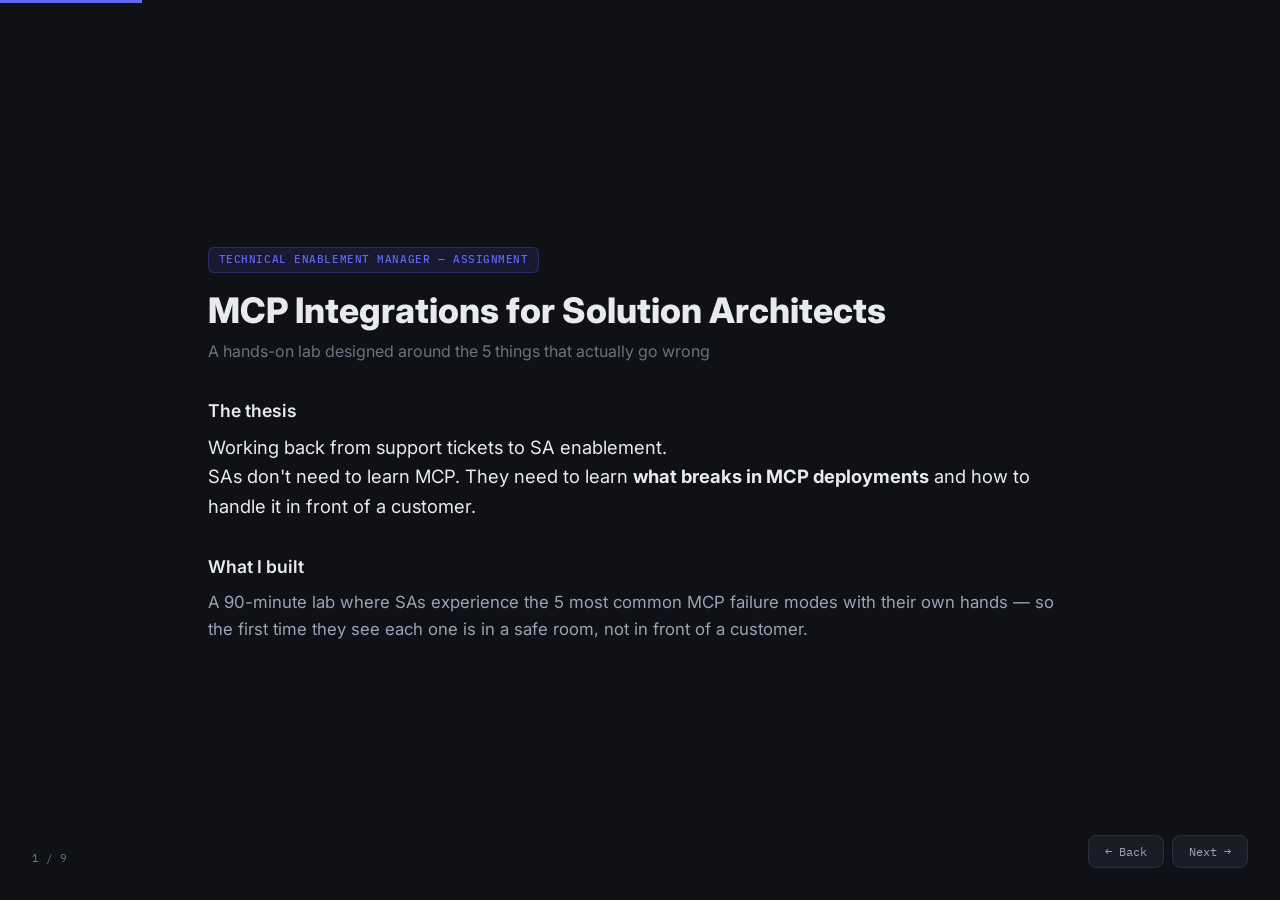
<file: portfolio/lab/index.html>
<!doctype html>
<html lang="en">
<head>
  <meta name="robots" content="noindex, nofollow" />
  <meta charset="utf-8" />
  <meta name="viewport" content="width=device-width, initial-scale=1" />
  <title>MCP Integrations Lab — Technical Enablement</title>
  <style>
    @import url('https://fonts.googleapis.com/css2?family=Inter:wght@400;500;600;700;800&family=IBM+Plex+Mono:wght@400;500&display=swap');

    :root {
      --bg: #0f1117;
      --surface: #1a1d27;
      --surface-alt: #232733;
      --text: #e8eaf0;
      --text-soft: #9ca3b8;
      --text-faint: #6b7280;
      --accent: #6366f1;
      --accent-soft: rgba(99, 102, 241, 0.12);
      --accent-border: rgba(99, 102, 241, 0.25);
      --green: #22c55e;
      --green-soft: rgba(34, 197, 94, 0.12);
      --amber: #f59e0b;
      --amber-soft: rgba(245, 158, 11, 0.12);
      --red: #ef4444;
      --red-soft: rgba(239, 68, 68, 0.12);
      --border: #2a2e3a;
      --radius: 16px;
      --radius-sm: 10px;
      --mono: "IBM Plex Mono", monospace;
      --sans: "Inter", system-ui, sans-serif;
    }

    * { box-sizing: border-box; margin: 0; padding: 0; }

    body {
      font-family: var(--sans);
      background: var(--bg);
      color: var(--text);
      line-height: 1.6;
    }

    /* -- Slide system -- */
    .slide {
      display: none;
      min-height: 100vh;
      padding: 4rem 3rem;
      max-width: 960px;
      margin: 0 auto;
      flex-direction: column;
      justify-content: center;
    }
    .slide.active { display: flex; }

    /* -- Navigation -- */
    .nav {
      position: fixed;
      bottom: 2rem;
      right: 2rem;
      display: flex;
      gap: 0.5rem;
      z-index: 100;
    }
    .nav button {
      font-family: var(--mono);
      font-size: 0.75rem;
      padding: 0.5rem 1rem;
      border: 1px solid var(--border);
      border-radius: 8px;
      background: var(--surface);
      color: var(--text-soft);
      cursor: pointer;
      transition: all 0.15s;
    }
    .nav button:hover { background: var(--surface-alt); color: var(--text); }

    .progress {
      position: fixed;
      top: 0;
      left: 0;
      height: 3px;
      background: var(--accent);
      transition: width 0.3s;
      z-index: 100;
    }

    .slide-counter {
      position: fixed;
      bottom: 2rem;
      left: 2rem;
      font-family: var(--mono);
      font-size: 0.7rem;
      color: var(--text-faint);
    }

    /* -- Typography -- */
    h1 { font-size: 2.2rem; font-weight: 800; margin-bottom: 0.5rem; line-height: 1.2; }
    h2 { font-size: 1.5rem; font-weight: 700; margin-bottom: 0.75rem; color: var(--accent); }
    h3 { font-size: 1.1rem; font-weight: 600; margin: 1.25rem 0 0.5rem; }
    p { margin-bottom: 0.75rem; color: var(--text-soft); font-size: 1.05rem; }
    strong { color: var(--text); }

    .subtitle { color: var(--text-faint); font-size: 1rem; margin-bottom: 2rem; }
    .big-number { font-family: var(--mono); font-size: 4rem; font-weight: 800; color: var(--accent); }

    /* -- Components -- */
    .card {
      background: var(--surface);
      border: 1px solid var(--border);
      border-radius: var(--radius);
      padding: 1.25rem;
      margin-bottom: 1rem;
    }
    .card-header { font-weight: 700; font-size: 0.95rem; margin-bottom: 0.5rem; }

    .failure {
      background: var(--red-soft);
      border-left: 3px solid var(--red);
      padding: 0.75rem 1rem;
      border-radius: 0 var(--radius-sm) var(--radius-sm) 0;
      margin: 0.5rem 0;
    }
    .failure-num {
      font-family: var(--mono);
      font-size: 0.65rem;
      color: var(--red);
      text-transform: uppercase;
      letter-spacing: 0.1em;
      font-weight: 600;
      margin-bottom: 0.3rem;
    }

    .flow {
      display: flex;
      gap: 0.5rem;
      align-items: center;
      flex-wrap: wrap;
      margin: 1.5rem 0;
    }
    .flow-step {
      background: var(--surface);
      border: 1px solid var(--border);
      border-radius: var(--radius-sm);
      padding: 0.75rem 1rem;
      text-align: center;
      flex: 1;
      min-width: 120px;
    }
    .flow-step-name { font-weight: 700; font-size: 0.9rem; }
    .flow-step-time { font-family: var(--mono); font-size: 0.7rem; color: var(--text-faint); margin-top: 0.25rem; }
    .flow-arrow { color: var(--text-faint); font-size: 1.2rem; flex-shrink: 0; }
    .flow-step.active-step { border-color: var(--accent); background: var(--accent-soft); }

    .curriculum {
      display: grid;
      grid-template-columns: repeat(4, 1fr);
      gap: 0.5rem;
      margin: 1rem 0;
    }
    @media (max-width: 700px) { .curriculum { grid-template-columns: 1fr 1fr; } }
    .curriculum-phase {
      font-family: var(--mono);
      font-size: 0.65rem;
      color: var(--text-faint);
      text-transform: uppercase;
      letter-spacing: 0.08em;
      padding-bottom: 0.25rem;
      border-bottom: 1px solid var(--border);
      margin-bottom: 0.5rem;
    }
    .curriculum-module {
      font-size: 0.8rem;
      color: var(--text-soft);
      padding: 0.25rem 0;
    }
    .curriculum-module.highlight {
      color: var(--accent);
      font-weight: 600;
    }

    table { width: 100%; border-collapse: collapse; margin: 0.75rem 0; font-size: 0.85rem; }
    th { text-align: left; font-weight: 600; font-size: 0.75rem; text-transform: uppercase; letter-spacing: 0.05em; color: var(--text-faint); padding: 0.5rem; border-bottom: 1px solid var(--border); }
    td { padding: 0.5rem; border-bottom: 1px solid var(--border); color: var(--text-soft); }

    pre {
      font-family: var(--mono);
      font-size: 0.8rem;
      background: var(--surface);
      border: 1px solid var(--border);
      border-radius: var(--radius-sm);
      padding: 1rem;
      overflow-x: auto;
      margin: 0.75rem 0;
      color: var(--text-soft);
      line-height: 1.5;
    }

    .question-card {
      background: var(--accent-soft);
      border: 1px solid var(--accent-border);
      border-radius: var(--radius);
      padding: 1.25rem;
      margin-bottom: 0.75rem;
    }
    .question-card p { color: var(--text); margin: 0; font-size: 1.1rem; font-style: italic; }

    .badge {
      display: inline-block;
      font-family: var(--mono);
      font-size: 0.7rem;
      font-weight: 500;
      padding: 0.2rem 0.6rem;
      border-radius: 6px;
      text-transform: uppercase;
      letter-spacing: 0.05em;
    }
    .badge-accent { background: var(--accent-soft); color: var(--accent); border: 1px solid var(--accent-border); }
    .badge-green { background: var(--green-soft); color: var(--green); border: 1px solid rgba(34,197,94,0.25); }
    .badge-red { background: var(--red-soft); color: var(--red); border: 1px solid rgba(239,68,68,0.25); }
    .badge-amber { background: var(--amber-soft); color: var(--amber); border: 1px solid rgba(245,158,11,0.25); }

    .kpi-grid {
      display: grid;
      grid-template-columns: repeat(4, 1fr);
      gap: 0.75rem;
      margin: 1rem 0;
    }
    @media (max-width: 700px) { .kpi-grid { grid-template-columns: 1fr 1fr; } }
    .kpi {
      background: var(--surface);
      border: 1px solid var(--border);
      border-radius: var(--radius-sm);
      padding: 1rem;
      text-align: center;
    }
    .kpi-label { font-size: 0.75rem; color: var(--text-faint); text-transform: uppercase; letter-spacing: 0.05em; }
    .kpi-value { font-family: var(--mono); font-size: 1.1rem; font-weight: 700; margin-top: 0.25rem; }
    .kpi-dir { font-size: 0.8rem; color: var(--green); }

    ul { padding-left: 1.5rem; margin: 0.5rem 0; }
    li { color: var(--text-soft); padding: 0.2rem 0; }
  </style>
</head>
<body>

  <div class="progress" id="progress"></div>
  <div class="slide-counter" id="counter"></div>

  <!-- ═══════════════════════════════════════════════════════════════ -->
  <!-- SLIDE 1: TITLE -->
  <!-- ═══════════════════════════════════════════════════════════════ -->
  <div class="slide active" id="slide-1">
    <div>
      <span class="badge badge-accent">Technical Enablement Manager — Assignment</span>
      <h1 style="margin-top: 1rem;">MCP Integrations for Solution Architects</h1>
      <p class="subtitle">A hands-on lab designed around the 5 things that actually go wrong</p>

      <div style="margin-top: 2rem;">
        <h3>The thesis</h3>
        <p style="font-size: 1.15rem; color: var(--text);">
          Working back from support tickets to SA enablement.<br/>
          SAs don't need to learn MCP. They need to learn <strong>what breaks in MCP deployments</strong> and how to handle it in front of a customer.
        </p>
      </div>

      <div style="margin-top: 2rem;">
        <h3>What I built</h3>
        <p>A 90-minute lab where SAs experience the 5 most common MCP failure modes with their own hands — so the first time they see each one is in a safe room, not in front of a customer.</p>
      </div>
    </div>
  </div>

  <!-- ═══════════════════════════════════════════════════════════════ -->
  <!-- SLIDE 2: THE 5 FAILURE MODES -->
  <!-- ═══════════════════════════════════════════════════════════════ -->
  <div class="slide" id="slide-2">
    <div>
      <h2>The 5 MCP Failure Modes</h2>
      <p>Every section of the lab exists to make the SA experience, diagnose, or explain one of these.</p>

      <div class="failure">
        <div class="failure-num">Failure Mode 1</div>
        <strong>The tool never gets called.</strong> Vague description — silent failure — nothing in the logs. Customer says "it's not working" and there's nothing to look at.
      </div>

      <div class="failure">
        <div class="failure-num">Failure Mode 2</div>
        <strong>The response blows up.</strong> No result size control — context window overflows — LLM hallucinates or truncates. Customer sees garbage.
      </div>

      <div class="failure">
        <div class="failure-num">Failure Mode 3 — the dangerous one</div>
        <strong>Everyone can see everything.</strong> Admin token in production. No error. The demo looks perfect. The permissions are completely wrong. This is a security incident, not a bug.
      </div>

      <div class="failure">
        <div class="failure-num">Failure Mode 4</div>
        <strong>It works in Claude but not in Cursor.</strong> Spec drift between hosts. Transport framing varies. Customer uses a host you haven't tested.
      </div>

      <div class="failure">
        <div class="failure-num">Failure Mode 5</div>
        <strong>"It worked yesterday."</strong> API format change — server parses old format — silently returns wrong results. No crash. No error. Just bad answers.
      </div>
    </div>
  </div>

  <!-- ═══════════════════════════════════════════════════════════════ -->
  <!-- SLIDE 3: LAB FLOW -->
  <!-- ═══════════════════════════════════════════════════════════════ -->
  <div class="slide" id="slide-3">
    <div>
      <h2>Lab Flow — 90 Minutes</h2>

      <div class="flow">
        <div class="flow-step">
          <div class="flow-step-name">Hook</div>
          <div class="flow-step-time">3 min</div>
        </div>
        <div class="flow-arrow">→</div>
        <div class="flow-step">
          <div class="flow-step-name">Build It</div>
          <div class="flow-step-time">35 min</div>
        </div>
        <div class="flow-arrow">→</div>
        <div class="flow-step active-step">
          <div class="flow-step-name">Connect + Break</div>
          <div class="flow-step-time">20 min</div>
        </div>
        <div class="flow-arrow">→</div>
        <div class="flow-step">
          <div class="flow-step-name">Secure It</div>
          <div class="flow-step-time">15 min</div>
        </div>
        <div class="flow-arrow">→</div>
        <div class="flow-step">
          <div class="flow-step-name">Sell It</div>
          <div class="flow-step-time">10 min</div>
        </div>
      </div>

      <div class="card">
        <div class="card-header">Hook (3 min)</div>
        <p>"Explain MCP to a VP in two sentences. No 'protocol.'" Then name the 5 failure modes they'll experience.</p>
      </div>

      <div class="card">
        <div class="card-header">Build It (35 min) — Failure Modes 1 &amp; 2</div>
        <p>SAs build a working MCP server from a starter template. They write the tool definition and handler. Anatomy learned through building. Encounter: vague description (silent failure) and context overflow (no size limit).</p>
      </div>

      <div class="card" style="border-color: var(--accent);">
        <div class="card-header" style="color: var(--accent);">Connect + Break It (20 min) — Failure Modes 3, 4, 5</div>
        <p>The aha moment: it works. Then deliberately break it three ways. Admin token — restricted docs appear. Host compatibility — same server, different behavior. API drift — silently empty results.</p>
      </div>

      <div class="card">
        <div class="card-header">Secure It (15 min) — The money section</div>
        <p>Grounded in the failure they just experienced. Four CISO questions, memorized by the end. Exercise: write a 3-sentence answer to "Is this secure enough for our regulated environment?"</p>
      </div>

      <div class="card">
        <div class="card-header">Sell It (10 min)</div>
        <p>One scenario done well: technical buyer evaluating MCP vs custom RAG. Peer feedback on 4 criteria. Close: "Name the 5 failure modes."</p>
      </div>
    </div>
  </div>

  <!-- ═══════════════════════════════════════════════════════════════ -->
  <!-- SLIDE 4: LIVE DEMO -->
  <!-- ═══════════════════════════════════════════════════════════════ -->
  <div class="slide" id="slide-4">
    <div>
      <h2>Live Demo</h2>
      <p>Working MCP server wrapping a search API. 80 lines, Node.js, zero dependencies.</p>

      <div class="card">
        <div class="card-header">Architecture</div>
        <pre>User asks question ──► MCP Host ──► MCP Server ──► Search API ──► Permissioned results ──► AI answers</pre>
      </div>

      <table>
        <tr><th>Demo Step</th><th>What Happens</th><th>Failure Mode</th></tr>
        <tr><td><strong>1. The Win</strong></td><td>Search "remote work policy" → 3 clean results, permission-aware</td><td>—</td></tr>
        <tr><td><strong>2. Admin Token</strong></td><td>Switch to admin token → CONFIDENTIAL docs appear</td><td style="color: var(--red);">Mode 3</td></tr>
        <tr><td><strong>3. Fix</strong></td><td>Switch back to user token → restricted docs gone</td><td>—</td></tr>
        <tr><td><strong>4. API Drift</strong></td><td>Change API format → "No results found" (silently broken)</td><td style="color: var(--red);">Mode 5</td></tr>
      </table>

      <p style="margin-top: 1.5rem; font-style: italic; color: var(--text-faint);">
        → Switch to MCP Inspector for live demo
      </p>
    </div>
  </div>

  <!-- ═══════════════════════════════════════════════════════════════ -->
  <!-- SLIDE 5: THE SUPPORT THROUGH-LINE -->
  <!-- ═══════════════════════════════════════════════════════════════ -->
  <div class="slide" id="slide-5">
    <div>
      <h2>From Support Tickets to SA Readiness</h2>

      <div style="margin: 1.5rem 0;">
        <table>
          <tr><th>Failure Layer</th><th>Example</th><th>Self-Resolvable?</th></tr>
          <tr><td><strong>1. Tool Description</strong></td><td>LLM ignores the tool — vague description</td><td><span class="badge badge-green">Yes</span></td></tr>
          <tr><td><strong>2. Response Size</strong></td><td>Context overflow — no pageSize limit</td><td><span class="badge badge-green">Yes</span></td></tr>
          <tr><td><strong>3. Authentication</strong></td><td>Admin token in production — permission leak</td><td><span class="badge badge-green">Yes</span></td></tr>
          <tr><td><strong>4. Host Compatibility</strong></td><td>Works in Claude, breaks in Cursor</td><td><span class="badge badge-green">Yes</span></td></tr>
          <tr><td><strong>5. Permissions</strong></td><td>Source-system ACL mismatch</td><td><span class="badge badge-red">Escalate</span></td></tr>
        </table>
      </div>

      <div class="card" style="border-color: var(--accent); border-left-width: 3px;">
        <p style="color: var(--text); font-size: 1.1rem; margin: 0;">
          If SAs can self-resolve layers 1–4, engineering only sees layer 5.
          The exact reduction depends on internal support data — but the structural logic is clear:
          <strong>most MCP support tickets are field-resolvable with the right diagnostic training.</strong>
        </p>
      </div>
    </div>
  </div>

  <!-- ═══════════════════════════════════════════════════════════════ -->
  <!-- SLIDE 6: ROLE VARIANTS -->
  <!-- ═══════════════════════════════════════════════════════════════ -->
  <div class="slide" id="slide-6">
    <div>
      <h2>Same Knowledge, Different Surfaces</h2>
      <p>Three audiences, three adaptations of the same lab.</p>

      <table>
        <tr><th>Section</th><th>SA</th><th>CSM / AIOM</th><th>Support</th></tr>
        <tr><td><strong>Build</strong></td><td>Hands-on coding</td><td>"Map It" exercise — scope MCP for customer scenarios</td><td>Same build — must understand code to troubleshoot</td></tr>
        <tr><td><strong>Break</strong></td><td>3 failure modes</td><td>Watch demo, explain to a partner</td><td>5 failure layers — trace failed requests</td></tr>
        <tr><td><strong>Secure</strong></td><td>4 CISO questions</td><td>Write 3-sentence CISO email</td><td>Permission Escalation Lab</td></tr>
        <tr><td><strong>Sell</strong></td><td>Technical buyer pitch</td><td>QBR expansion + renewal framing</td><td>Escalation Decision Lab — 5 tickets, self-resolve vs escalate</td></tr>
        <tr><td><strong>Artifact</strong></td><td>SA Readiness Guide</td><td>Customer Conversations Card</td><td>Diagnostic Decision Tree Poster</td></tr>
      </table>
    </div>
  </div>

  <!-- ═══════════════════════════════════════════════════════════════ -->
  <!-- SLIDE 7: ENABLEMENT SYSTEM -->
  <!-- ═══════════════════════════════════════════════════════════════ -->
  <div class="slide" id="slide-7">
    <div>
      <h2>Module 5 of 12</h2>
      <p>The MCP lab is one module in a complete SA onboarding curriculum. Same pattern replicates across every topic.</p>

      <div class="curriculum">
        <div>
          <div class="curriculum-phase">Weeks 1–2: Foundations</div>
          <div class="curriculum-module">M1. Platform &amp; Search</div>
          <div class="curriculum-module">M2. Enterprise Graph</div>
          <div class="curriculum-module">M3. Connectors</div>
          <div class="curriculum-module">M4. Permissions &amp; Security</div>
        </div>
        <div>
          <div class="curriculum-phase">Weeks 3–4: Extend</div>
          <div class="curriculum-module highlight">M5. MCP Integrations ◄</div>
          <div class="curriculum-module">M6. Agent Builder</div>
          <div class="curriculum-module">M7. Agent Governance</div>
        </div>
        <div>
          <div class="curriculum-phase">Weeks 5–8: Deploy</div>
          <div class="curriculum-module">M8. Customer Deployment</div>
          <div class="curriculum-module">M9. Troubleshooting &amp; Escalation</div>
        </div>
        <div>
          <div class="curriculum-phase">Weeks 9–12: Expert</div>
          <div class="curriculum-module">M10. Competitive Positioning</div>
          <div class="curriculum-module">M11. Enterprise Architecture</div>
          <div class="curriculum-module">M12. Product Roadmap</div>
        </div>
      </div>

      <div style="margin-top: 1.5rem;">
        <h3>Each module follows the same structure</h3>
        <div class="kpi-grid">
          <div class="kpi">
            <div class="kpi-label">Artifact Tiers</div>
            <div class="kpi-value">4</div>
            <div style="font-size: 0.75rem; color: var(--text-faint);">micro · meso · macro · agentic</div>
          </div>
          <div class="kpi">
            <div class="kpi-label">Role Variants</div>
            <div class="kpi-value">3</div>
            <div style="font-size: 0.75rem; color: var(--text-faint);">SA · CSM · Support</div>
          </div>
          <div class="kpi">
            <div class="kpi-label">Modes</div>
            <div class="kpi-value">2</div>
            <div style="font-size: 0.75rem; color: var(--text-faint);">learning · performance support</div>
          </div>
          <div class="kpi">
            <div class="kpi-label">Feedback</div>
            <div class="kpi-value">3</div>
            <div style="font-size: 0.75rem; color: var(--text-faint);">activity · behavior · outcome</div>
          </div>
        </div>
      </div>
    </div>
  </div>

  <!-- ═══════════════════════════════════════════════════════════════ -->
  <!-- SLIDE 8: KPIs -->
  <!-- ═══════════════════════════════════════════════════════════════ -->
  <div class="slide" id="slide-8">
    <div>
      <h2>Four KPIs This Program Moves</h2>

      <div class="kpi-grid">
        <div class="kpi">
          <div class="kpi-label">SA Ramp Time</div>
          <div class="kpi-value kpi-dir">↓</div>
          <div style="font-size: 0.75rem; color: var(--text-faint);">Faster to first customer demo</div>
        </div>
        <div class="kpi">
          <div class="kpi-label">Escalation Rate</div>
          <div class="kpi-value kpi-dir">↓</div>
          <div style="font-size: 0.75rem; color: var(--text-faint);">Self-resolution patterns</div>
        </div>
        <div class="kpi">
          <div class="kpi-label">30-Day Milestone</div>
          <div class="kpi-value kpi-dir">↑</div>
          <div style="font-size: 0.75rem; color: var(--text-faint);">Implementation readiness</div>
        </div>
        <div class="kpi">
          <div class="kpi-label">Feature Adoption Lag</div>
          <div class="kpi-value kpi-dir">↓</div>
          <div style="font-size: 0.75rem; color: var(--text-faint);">Days from ship to field fluency</div>
        </div>
      </div>

      <div style="margin-top: 2rem;">
        <h3>Measurement</h3>
        <table>
          <tr><th>Level</th><th>What</th><th>Signal</th></tr>
          <tr><td><strong>Activity</strong></td><td>Did they complete the lab?</td><td>Completion rate</td></tr>
          <tr><td><strong>Behavior</strong></td><td>Are SAs demoing MCP in customer calls within 30 days?</td><td>CRM notes / Slack poll</td></tr>
          <tr><td><strong>Outcome</strong></td><td>Are customers requesting MCP integrations after SA conversations?</td><td>Pipeline attribution</td></tr>
        </table>
        <p style="margin-top: 0.75rem;">If behavior is flat, the lab needs redesign — not more training.</p>
      </div>
    </div>
  </div>

  <!-- ═══════════════════════════════════════════════════════════════ -->
  <!-- SLIDE 9: QUESTIONS -->
  <!-- ═══════════════════════════════════════════════════════════════ -->
  <div class="slide" id="slide-9">
    <div>
      <h2>What This Enables</h2>
      <p style="margin-bottom: 1.5rem;">When technical enablement is built as infrastructure, not content:</p>

      <div class="question-card">
        <p>New team members ramp faster — the readiness guide tells them exactly what to know, what to demo, and what to watch for.</p>
      </div>

      <div class="question-card">
        <p>The demo prototype is annotated line-by-line — anyone can understand it, modify it, and present it without the original builder in the room.</p>
      </div>

      <div class="question-card">
        <p>The presentation framework is reusable across product areas — swap the content, keep the structure. Builder of builders.</p>
      </div>

      <div style="margin-top: 3rem; padding-top: 1.5rem; border-top: 1px solid var(--border);">
        <p style="color: var(--text); font-size: 1.1rem;">
          The product keeps getting deeper, so the field has to keep getting sharper. Enablement systems should be built from the moments where the burden is highest — and scale from there.
        </p>
      </div>
    </div>
  </div>

  <!-- ═══════════════════════════════════════════════════════════════ -->
  <!-- NAVIGATION -->
  <!-- ═══════════════════════════════════════════════════════════════ -->
  <div class="nav">
    <button onclick="prev()">← Back</button>
    <button onclick="next()">Next →</button>
  </div>

  <script>
    const slides = document.querySelectorAll('.slide');
    let current = 0;

    function show(n) {
      slides[current].classList.remove('active');
      current = Math.max(0, Math.min(n, slides.length - 1));
      slides[current].classList.add('active');
      document.getElementById('progress').style.width = ((current + 1) / slides.length * 100) + '%';
      document.getElementById('counter').textContent = (current + 1) + ' / ' + slides.length;
    }

    function next() { show(current + 1); }
    function prev() { show(current - 1); }

    document.addEventListener('keydown', (e) => {
      if (e.key === 'ArrowRight' || e.key === ' ') { e.preventDefault(); next(); }
      if (e.key === 'ArrowLeft') { e.preventDefault(); prev(); }
    });

    show(0);
  </script>

</body>
</html>
</file>
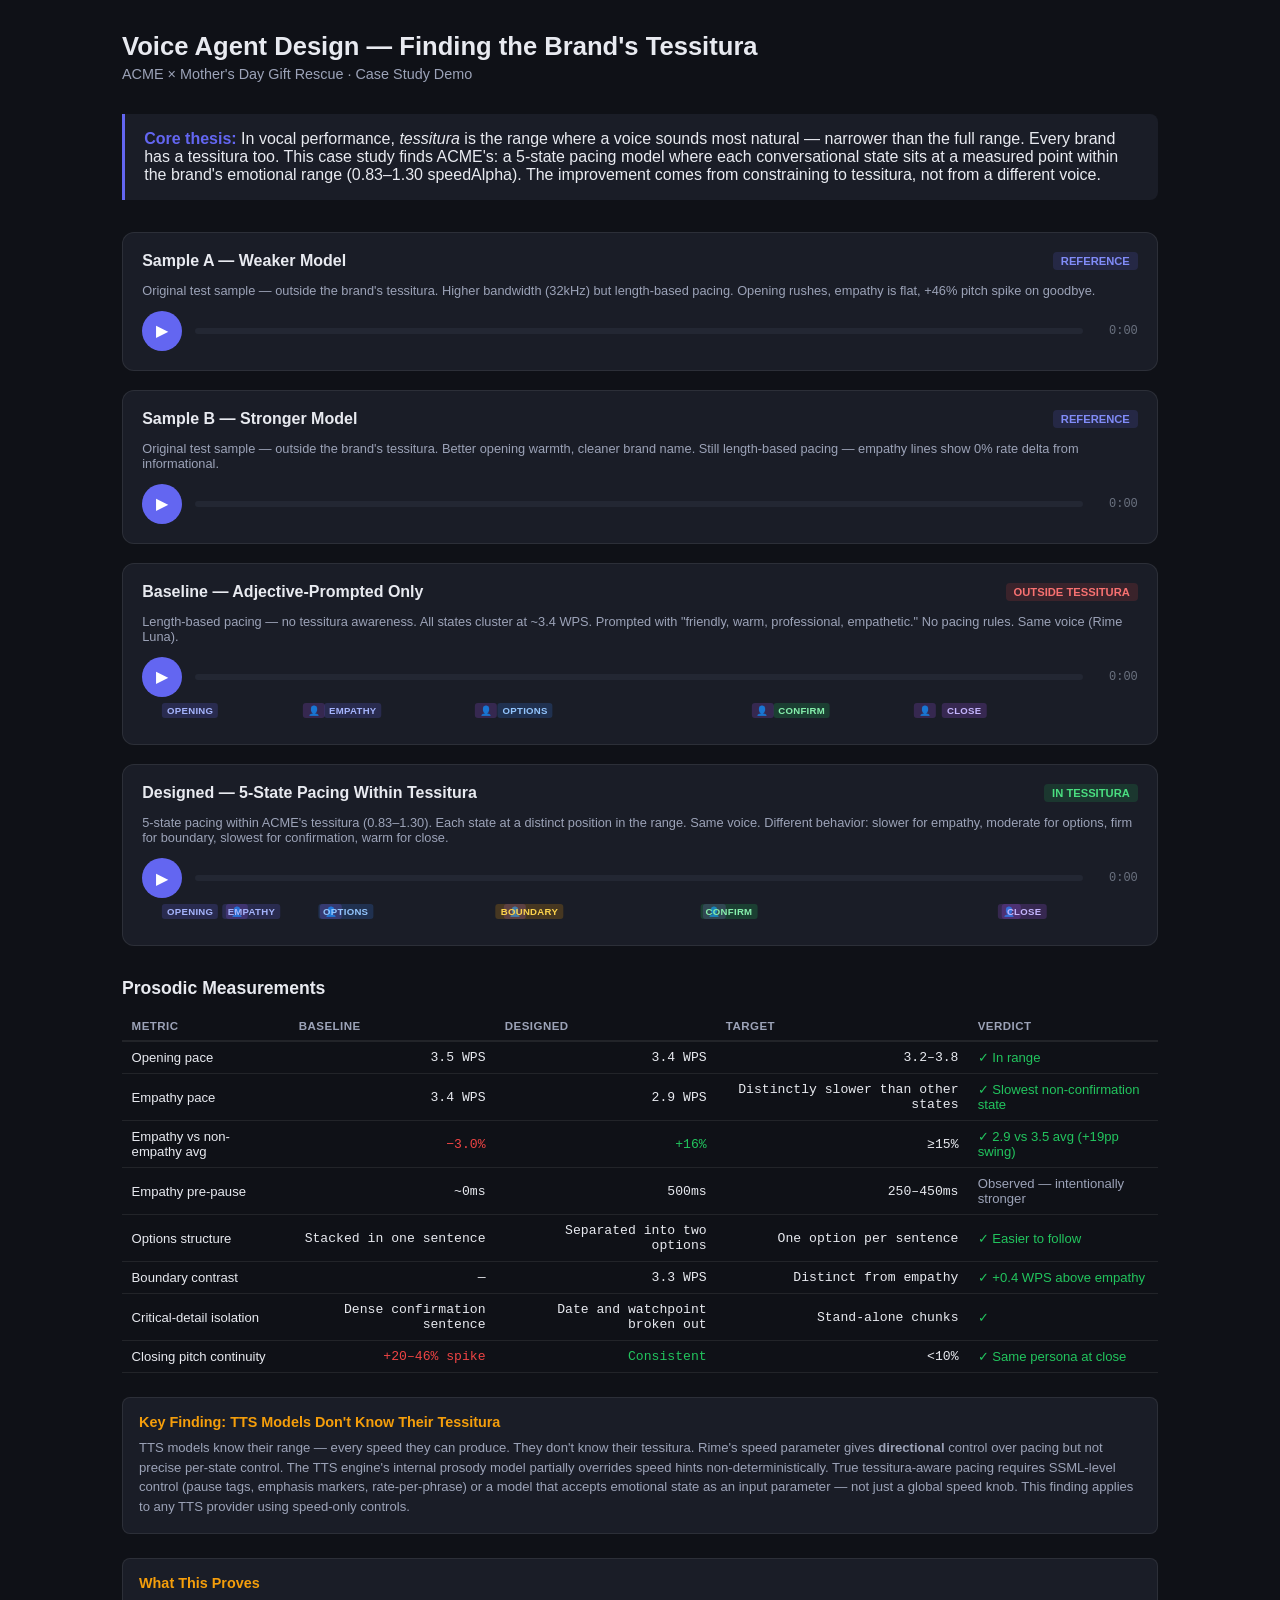
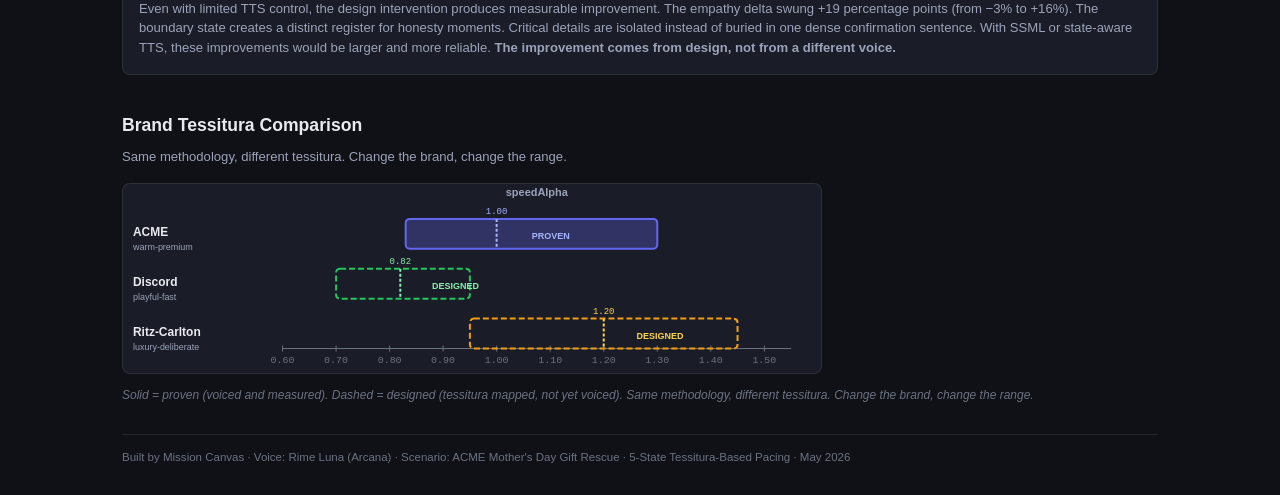
<file: portfolio/voice-demo/index.html>
<!DOCTYPE html>
<html lang="en">
<head>
  <meta name="robots" content="noindex, nofollow" />
<meta charset="UTF-8">
<meta name="viewport" content="width=device-width, initial-scale=1.0">
<title>Voice Agent Design — Finding the Brand's Tessitura</title>
<style>
  :root {
    --bg: #0f1117; --surface: #1a1d27; --surface2: #232733; --border: rgba(255,255,255,0.08);
    --text: #e8eaf0; --dim: #9ca3b8; --faint: #6b7280;
    --accent: #6366f1; --green: #22c55e; --orange: #f59e0b; --red: #ef4444; --blue: #3b82f6;
    --font: 'Inter', -apple-system, sans-serif; --mono: 'JetBrains Mono', monospace;
  }
  * { margin: 0; padding: 0; box-sizing: border-box; }
  body { font-family: var(--font); background: var(--bg); color: var(--text); padding: 2rem; max-width: 1100px; margin: 0 auto; }
  h1 { font-size: 1.6rem; margin-bottom: 0.3rem; }
  .subtitle { color: var(--dim); font-size: 0.9rem; margin-bottom: 2rem; }
  .thesis { background: var(--surface); border-left: 3px solid var(--accent); padding: 1rem 1.2rem; margin-bottom: 2rem; border-radius: 0 8px 8px 0; }
  .thesis strong { color: var(--accent); }

  .track { background: var(--surface); border-radius: 12px; padding: 1.2rem; margin-bottom: 1.2rem; border: 1px solid var(--border); }
  .track-header { display: flex; justify-content: space-between; align-items: center; margin-bottom: 0.8rem; }
  .track-label { font-weight: 600; font-size: 1rem; }
  .track-tag { font-size: 0.7rem; padding: 3px 8px; border-radius: 4px; font-weight: 600; text-transform: uppercase; }
  .tag-reference { background: rgba(99,102,241,0.15); color: #818cf8; }
  .tag-baseline { background: rgba(239,68,68,0.15); color: #f87171; }
  .tag-designed { background: rgba(34,197,94,0.15); color: #4ade80; }
  .track-desc { color: var(--dim); font-size: 0.8rem; margin-bottom: 0.8rem; }

  .player-row { display: flex; align-items: center; gap: 0.8rem; }
  .play-btn { width: 40px; height: 40px; border-radius: 50%; border: none; background: var(--accent); color: white; cursor: pointer; font-size: 1rem; display: flex; align-items: center; justify-content: center; flex-shrink: 0; transition: transform 0.1s; }
  .play-btn:hover { transform: scale(1.08); }
  .play-btn.playing { background: var(--orange); }
  .progress-wrap { flex: 1; height: 6px; background: var(--surface2); border-radius: 3px; cursor: pointer; position: relative; }
  .progress-bar { height: 100%; background: var(--accent); border-radius: 3px; width: 0%; transition: width 0.1s linear; }
  .time { font-family: var(--mono); font-size: 0.75rem; color: var(--faint); min-width: 42px; text-align: right; }

  /* State markers on timeline */
  .markers { position: relative; height: 22px; margin-top: 6px; margin-left: 48px; margin-right: 50px; }
  .marker { position: absolute; top: 0; font-size: 0.6rem; font-weight: 600; text-transform: uppercase; letter-spacing: 0.03em; padding: 2px 5px; border-radius: 3px; white-space: nowrap; transform: translateX(-50%); }
  .m-accept { background: rgba(99,102,241,0.2); color: #a5b4fc; }
  .m-resolve { background: rgba(59,130,246,0.2); color: #93c5fd; }
  .m-boundary { background: rgba(245,158,11,0.2); color: #fcd34d; }
  .m-confirm { background: rgba(34,197,94,0.2); color: #86efac; }
  .m-close { background: rgba(168,85,247,0.2); color: #c4b5fd; }

  /* Metrics table */
  .metrics { margin-top: 2rem; }
  .metrics h2 { font-size: 1.1rem; margin-bottom: 0.8rem; }
  table { width: 100%; border-collapse: collapse; font-size: 0.82rem; }
  th { text-align: left; padding: 0.5rem 0.6rem; border-bottom: 2px solid var(--border); color: var(--dim); font-weight: 600; font-size: 0.72rem; text-transform: uppercase; letter-spacing: 0.04em; }
  td { padding: 0.5rem 0.6rem; border-bottom: 1px solid var(--border); }
  .num { font-family: var(--mono); text-align: right; }
  .good { color: var(--green); }
  .bad { color: var(--red); }
  .neutral { color: var(--dim); }

  .finding { background: var(--surface); border-radius: 8px; padding: 1rem; margin-top: 1.5rem; border: 1px solid var(--border); }
  .finding h3 { font-size: 0.9rem; margin-bottom: 0.5rem; color: var(--orange); }
  .finding p { font-size: 0.82rem; color: var(--dim); line-height: 1.5; }

  .footer { margin-top: 2rem; padding-top: 1rem; border-top: 1px solid var(--border); color: var(--faint); font-size: 0.72rem; }
</style>
</head>
<body>

<h1>Voice Agent Design — Finding the Brand's Tessitura</h1>
<p class="subtitle">ACME × Mother's Day Gift Rescue · Case Study Demo</p>

<div class="thesis">
  <strong>Core thesis:</strong> In vocal performance, <em>tessitura</em> is the range where a voice sounds most natural — narrower than the full range. Every brand has a tessitura too. This case study finds ACME's: a 5-state pacing model where each conversational state sits at a measured point within the brand's emotional range (0.83–1.30 speedAlpha). The improvement comes from constraining to tessitura, not from a different voice.
</div>

<!-- Track 1: Sierra Sample A -->
<div class="track" id="t-sierra-a">
  <div class="track-header">
    <span class="track-label">Sample A — Weaker Model</span>
    <span class="track-tag tag-reference">Reference</span>
  </div>
  <div class="track-desc">Original test sample — outside the brand's tessitura. Higher bandwidth (32kHz) but length-based pacing. Opening rushes, empathy is flat, +46% pitch spike on goodbye.</div>
  <div class="player-row">
    <button class="play-btn" onclick="toggle('sierra-a')">▶</button>
    <div class="progress-wrap" onclick="seek(event,'sierra-a')"><div class="progress-bar" id="bar-sierra-a"></div></div>
    <span class="time" id="time-sierra-a">0:00</span>
  </div>
</div>

<!-- Track 2: Sierra Sample B -->
<div class="track" id="t-sierra-b">
  <div class="track-header">
    <span class="track-label">Sample B — Stronger Model</span>
    <span class="track-tag tag-reference">Reference</span>
  </div>
  <div class="track-desc">Original test sample — outside the brand's tessitura. Better opening warmth, cleaner brand name. Still length-based pacing — empathy lines show 0% rate delta from informational.</div>
  <div class="player-row">
    <button class="play-btn" onclick="toggle('sierra-b')">▶</button>
    <div class="progress-wrap" onclick="seek(event,'sierra-b')"><div class="progress-bar" id="bar-sierra-b"></div></div>
    <span class="time" id="time-sierra-b">0:00</span>
  </div>
</div>

<!-- Track 3: Our Baseline -->
<div class="track" id="t-baseline">
  <div class="track-header">
    <span class="track-label">Baseline — Adjective-Prompted Only</span>
    <span class="track-tag tag-baseline">Outside Tessitura</span>
  </div>
  <div class="track-desc">Length-based pacing — no tessitura awareness. All states cluster at ~3.4 WPS. Prompted with "friendly, warm, professional, empathetic." No pacing rules. Same voice (Rime Luna).</div>
  <div class="player-row">
    <button class="play-btn" onclick="toggle('baseline')">▶</button>
    <div class="progress-wrap" onclick="seek(event,'baseline')"><div class="progress-bar" id="bar-baseline"></div></div>
    <span class="time" id="time-baseline">0:00</span>
  </div>
  <div class="markers" id="markers-baseline"></div>
</div>

<!-- Track 4: Our Designed -->
<div class="track" id="t-designed">
  <div class="track-header">
    <span class="track-label">Designed — 5-State Pacing Within Tessitura</span>
    <span class="track-tag tag-designed">In Tessitura</span>
  </div>
  <div class="track-desc">5-state pacing within ACME's tessitura (0.83–1.30). Each state at a distinct position in the range. Same voice. Different behavior: slower for empathy, moderate for options, firm for boundary, slowest for confirmation, warm for close.</div>
  <div class="player-row">
    <button class="play-btn" onclick="toggle('designed')">▶</button>
    <div class="progress-wrap" onclick="seek(event,'designed')"><div class="progress-bar" id="bar-designed"></div></div>
    <span class="time" id="time-designed">0:00</span>
  </div>
  <div class="markers" id="markers-designed"></div>
</div>

<!-- Metrics comparison -->
<div class="metrics">
  <h2>Prosodic Measurements</h2>
  <table>
    <thead>
      <tr><th>Metric</th><th>Baseline</th><th>Designed</th><th>Target</th><th>Verdict</th></tr>
    </thead>
    <tbody>
      <tr><td>Opening pace</td><td class="num">3.5 WPS</td><td class="num">3.4 WPS</td><td class="num">3.2–3.8</td><td class="good">✓ In range</td></tr>
      <tr><td>Empathy pace</td><td class="num">3.4 WPS</td><td class="num">2.9 WPS</td><td class="num">Distinctly slower than other states</td><td class="good">✓ Slowest non-confirmation state</td></tr>
      <tr><td>Empathy vs non-empathy avg</td><td class="num bad">−3.0%</td><td class="num good">+16%</td><td class="num">≥15%</td><td class="good">✓ 2.9 vs 3.5 avg (+19pp swing)</td></tr>
      <tr><td>Empathy pre-pause</td><td class="num">~0ms</td><td class="num">500ms</td><td class="num">250–450ms</td><td class="neutral">Observed — intentionally stronger</td></tr>
      <tr><td>Options structure</td><td class="num">Stacked in one sentence</td><td class="num">Separated into two options</td><td class="num">One option per sentence</td><td class="good">✓ Easier to follow</td></tr>
      <tr><td>Boundary contrast</td><td class="num faint">—</td><td class="num">3.3 WPS</td><td class="num">Distinct from empathy</td><td class="good">✓ +0.4 WPS above empathy</td></tr>
      <tr><td>Critical-detail isolation</td><td class="num">Dense confirmation sentence</td><td class="num">Date and watchpoint broken out</td><td class="num">Stand-alone chunks</td><td class="good">✓</td></tr>
      <tr><td>Closing pitch continuity</td><td class="num bad">+20–46% spike</td><td class="num good">Consistent</td><td class="num">&lt;10%</td><td class="good">✓ Same persona at close</td></tr>
    </tbody>
  </table>
</div>

<div class="finding">
  <h3>Key Finding: TTS Models Don't Know Their Tessitura</h3>
  <p>TTS models know their range — every speed they can produce. They don't know their tessitura.
  Rime's speed parameter gives <strong>directional</strong> control over pacing but not precise per-state control.
  The TTS engine's internal prosody model partially overrides speed hints non-deterministically.
  True tessitura-aware pacing requires SSML-level control (pause tags, emphasis markers, rate-per-phrase)
  or a model that accepts emotional state as an input parameter — not just a global speed knob.
  This finding applies to any TTS provider using speed-only controls.</p>
</div>

<div class="finding">
  <h3>What This Proves</h3>
  <p>Even with limited TTS control, the design intervention produces measurable improvement.
  The empathy delta swung +19 percentage points (from −3% to +16%).
  The boundary state creates a distinct register for honesty moments.
  Critical details are isolated instead of buried in one dense confirmation sentence.
  With SSML or state-aware TTS, these improvements would be larger and more reliable.
  <strong>The improvement comes from design, not from a different voice.</strong></p>
</div>

<!-- Brand Tessitura Comparison -->
<div class="metrics" style="margin-top: 2.5rem;">
  <h2>Brand Tessitura Comparison</h2>
  <p style="color: var(--dim); font-size: 0.82rem; margin-bottom: 1.2rem;">Same methodology, different tessitura. Change the brand, change the range.</p>
  <svg viewBox="0 0 700 190" xmlns="http://www.w3.org/2000/svg" style="width: 100%; max-width: 700px; background: var(--surface); border-radius: 8px; border: 1px solid var(--border); padding: 0;">
    <!-- Scale: 0.60 to 1.55, width 700, left pad 160, right pad 30 -->
    <!-- usable width: 700 - 160 - 30 = 510 -->
    <!-- x(val) = 160 + (val - 0.60) / (1.55 - 0.60) * 510 = 160 + (val - 0.60) * 536.84 -->

    <!-- Axis line -->
    <line x1="160" y1="165" x2="670" y2="165" stroke="#6b7280" stroke-width="1"/>

    <!-- Axis ticks and labels -->
    <g font-family="'JetBrains Mono', monospace" font-size="10" fill="#6b7280" text-anchor="middle">
      <!-- 0.60 -->
      <line x1="160" y1="162" x2="160" y2="168" stroke="#6b7280" stroke-width="1"/>
      <text x="160" y="180">0.60</text>
      <!-- 0.70 -->
      <line x1="213.7" y1="162" x2="213.7" y2="168" stroke="#6b7280" stroke-width="1"/>
      <text x="213.7" y="180">0.70</text>
      <!-- 0.80 -->
      <line x1="267.4" y1="162" x2="267.4" y2="168" stroke="#6b7280" stroke-width="1"/>
      <text x="267.4" y="180">0.80</text>
      <!-- 0.90 -->
      <line x1="321" y1="162" x2="321" y2="168" stroke="#6b7280" stroke-width="1"/>
      <text x="321" y="180">0.90</text>
      <!-- 1.00 -->
      <line x1="374.7" y1="162" x2="374.7" y2="168" stroke="#6b7280" stroke-width="1"/>
      <text x="374.7" y="180">1.00</text>
      <!-- 1.10 -->
      <line x1="428.4" y1="162" x2="428.4" y2="168" stroke="#6b7280" stroke-width="1"/>
      <text x="428.4" y="180">1.10</text>
      <!-- 1.20 -->
      <line x1="482.1" y1="162" x2="482.1" y2="168" stroke="#6b7280" stroke-width="1"/>
      <text x="482.1" y="180">1.20</text>
      <!-- 1.30 -->
      <line x1="535.8" y1="162" x2="535.8" y2="168" stroke="#6b7280" stroke-width="1"/>
      <text x="535.8" y="180">1.30</text>
      <!-- 1.40 -->
      <line x1="589.5" y1="162" x2="589.5" y2="168" stroke="#6b7280" stroke-width="1"/>
      <text x="589.5" y="180">1.40</text>
      <!-- 1.50 -->
      <line x1="643.2" y1="162" x2="643.2" y2="168" stroke="#6b7280" stroke-width="1"/>
      <text x="643.2" y="180">1.50</text>
    </g>

    <!-- Axis title -->
    <text x="415" y="12" font-family="Inter, sans-serif" font-size="11" fill="#9ca3b8" text-anchor="middle" font-weight="600">speedAlpha</text>

    <!-- Row 1: ACME (0.83–1.30), center ~1.0, y=35 -->
    <!-- x(0.83) = 160 + 0.23*536.84 = 283.5 -->
    <!-- x(1.30) = 160 + 0.70*536.84 = 535.8 -->
    <!-- width = 535.8 - 283.5 = 252.3 -->
    <text x="10" y="52" font-family="Inter, sans-serif" font-size="12" fill="#e8eaf0" font-weight="600">ACME</text>
    <text x="10" y="66" font-family="Inter, sans-serif" font-size="9" fill="#9ca3b8">warm-premium</text>
    <rect x="283.5" y="35" width="252.3" height="30" rx="4" fill="rgba(99,102,241,0.3)" stroke="#6366f1" stroke-width="2"/>
    <!-- Center marker at 1.0: x(1.0) = 160 + 0.40*536.84 = 374.7 -->
    <line x1="374.7" y1="35" x2="374.7" y2="65" stroke="#a5b4fc" stroke-width="2" stroke-dasharray="3,2"/>
    <text x="374.7" y="30" font-family="'JetBrains Mono', monospace" font-size="9" fill="#a5b4fc" text-anchor="middle">1.00</text>
    <!-- Proven label -->
    <text x="410" y="55" font-family="Inter, sans-serif" font-size="9" fill="#a5b4fc" font-weight="600">PROVEN</text>

    <!-- Row 2: Discord (0.70–0.95), center ~0.82, y=85 -->
    <!-- x(0.70) = 160 + 0.10*536.84 = 213.7 -->
    <!-- x(0.95) = 160 + 0.35*536.84 = 347.9 -->
    <!-- width = 347.9 - 213.7 = 134.2 -->
    <text x="10" y="102" font-family="Inter, sans-serif" font-size="12" fill="#e8eaf0" font-weight="600">Discord</text>
    <text x="10" y="116" font-family="Inter, sans-serif" font-size="9" fill="#9ca3b8">playful-fast</text>
    <rect x="213.7" y="85" width="134.2" height="30" rx="4" fill="none" stroke="#22c55e" stroke-width="2" stroke-dasharray="6,3"/>
    <!-- Center marker at 0.82: x(0.82) = 160 + 0.22*536.84 = 278.1 -->
    <line x1="278.1" y1="85" x2="278.1" y2="115" stroke="#86efac" stroke-width="2" stroke-dasharray="3,2"/>
    <text x="278.1" y="80" font-family="'JetBrains Mono', monospace" font-size="9" fill="#86efac" text-anchor="middle">0.82</text>
    <!-- Designed label -->
    <text x="310" y="105" font-family="Inter, sans-serif" font-size="9" fill="#86efac" font-weight="600">DESIGNED</text>

    <!-- Row 3: Ritz-Carlton (0.95–1.45), center ~1.20, y=135 -->
    <!-- x(0.95) = 347.9 -->
    <!-- x(1.45) = 160 + 0.85*536.84 = 616.3 -->
    <!-- width = 616.3 - 347.9 = 268.4 -->
    <text x="10" y="152" font-family="Inter, sans-serif" font-size="12" fill="#e8eaf0" font-weight="600">Ritz-Carlton</text>
    <text x="10" y="166" font-family="Inter, sans-serif" font-size="9" fill="#9ca3b8">luxury-deliberate</text>
    <rect x="347.9" y="135" width="268.4" height="30" rx="4" fill="none" stroke="#f59e0b" stroke-width="2" stroke-dasharray="6,3"/>
    <!-- Center marker at 1.20: x(1.20) = 160 + 0.60*536.84 = 482.1 -->
    <line x1="482.1" y1="135" x2="482.1" y2="165" stroke="#fcd34d" stroke-width="2" stroke-dasharray="3,2"/>
    <text x="482.1" y="130" font-family="'JetBrains Mono', monospace" font-size="9" fill="#fcd34d" text-anchor="middle">1.20</text>
    <!-- Designed label -->
    <text x="515" y="155" font-family="Inter, sans-serif" font-size="9" fill="#fcd34d" font-weight="600">DESIGNED</text>
  </svg>
  <p style="color: var(--faint); font-size: 0.75rem; margin-top: 0.6rem; font-style: italic;">Solid = proven (voiced and measured). Dashed = designed (tessitura mapped, not yet voiced). Same methodology, different tessitura. Change the brand, change the range.</p>
</div>

<p class="footer">Built by Mission Canvas · Voice: Rime Luna (Arcana) · Scenario: ACME Mother's Day Gift Rescue · 5-State Tessitura-Based Pacing · May 2026</p>

<script>
const players = {};
const durations = {};

// Baseline state markers: [startTimeSec, label, cssClass]
// Timings based on clip durations + 3.5s silence gaps
const baselineMarkers = [
  [0, 'Opening', 'm-accept'],
  [3.8, '👤', 'm-close'],
  [5.0, 'Empathy', 'm-accept'],
  [9.1, '👤', 'm-close'],
  [10.3, 'Options', 'm-resolve'],
  [17.6, '👤', 'm-close'],
  [18.8, 'Confirm', 'm-confirm'],
  [22.6, '👤', 'm-close'],
  [23.8, 'Close', 'm-close'],
];

const designedMarkers = [
  [0, 'Opening', 'm-accept'],
  [3.8, '👤', 'm-close'],
  [5.0, 'Empathy', 'm-accept'],
  [11.5, '👤', 'm-close'],
  [12.7, 'Options', 'm-resolve'],
  [26.5, '👤', 'm-close'],
  [27.7, 'Boundary', 'm-boundary'],
  [42.8, '👤', 'm-close'],
  [44.0, 'Confirm', 'm-confirm'],
  [66.9, '👤', 'm-close'],
  [68.1, 'Close', 'm-close'],
];

function initPlayer(id, src) {
  const a = new Audio(src);
  players[id] = a;
  a.addEventListener('loadedmetadata', () => { durations[id] = a.duration; });
  a.addEventListener('timeupdate', () => {
    const pct = (a.currentTime / a.duration) * 100;
    document.getElementById('bar-' + id).style.width = pct + '%';
    const m = Math.floor(a.currentTime / 60);
    const s = Math.floor(a.currentTime % 60).toString().padStart(2, '0');
    document.getElementById('time-' + id).textContent = m + ':' + s;
  });
  a.addEventListener('ended', () => {
    document.querySelector('#t-' + id.replace(/\./g, '-').replace(/ /g,'-') + ' .play-btn')
    // find the button
    const btns = document.querySelectorAll('.play-btn');
    btns.forEach(b => { if(b.closest('.track') && b.closest('.track').querySelector('[id^="bar-' + id + '"]')) { b.textContent = '▶'; b.classList.remove('playing'); }});
  });
}

function toggle(id) {
  const a = players[id];
  if (!a) return;
  // Stop all others
  Object.entries(players).forEach(([k, p]) => {
    if (k !== id && !p.paused) { p.pause(); }
  });
  document.querySelectorAll('.play-btn').forEach(b => { b.textContent = '▶'; b.classList.remove('playing'); });

  if (a.paused) {
    a.play();
    // Find this track's button
    event.target.closest('.play-btn').textContent = '⏸';
    event.target.closest('.play-btn').classList.add('playing');
  } else {
    a.pause();
  }
}

function seek(e, id) {
  const a = players[id];
  if (!a || !a.duration) return;
  const rect = e.currentTarget.getBoundingClientRect();
  const pct = (e.clientX - rect.left) / rect.width;
  a.currentTime = pct * a.duration;
}

function renderMarkers(containerId, markers, totalDuration) {
  const el = document.getElementById(containerId);
  if (!el) return;
  // Wait for duration
  const check = () => {
    markers.forEach(([t, label, cls]) => {
      const pct = (t / totalDuration) * 100;
      const m = document.createElement('span');
      m.className = 'marker ' + cls;
      m.style.left = pct + '%';
      m.textContent = label;
      el.appendChild(m);
    });
  };
  check();
}

// Init all players
initPlayer('sierra-a', 'audio/sample-a.mp3');
initPlayer('sierra-b', 'audio/sample-b.mp3');
initPlayer('baseline', 'audio/baseline-full.mp3');
initPlayer('designed', 'audio/designed-full.mp3');

// Render markers after a short delay for layout
setTimeout(() => {
  renderMarkers('markers-baseline', baselineMarkers, 27.6);
  renderMarkers('markers-designed', designedMarkers, 73.3);
}, 200);
</script>
</body>
</html>
</file>
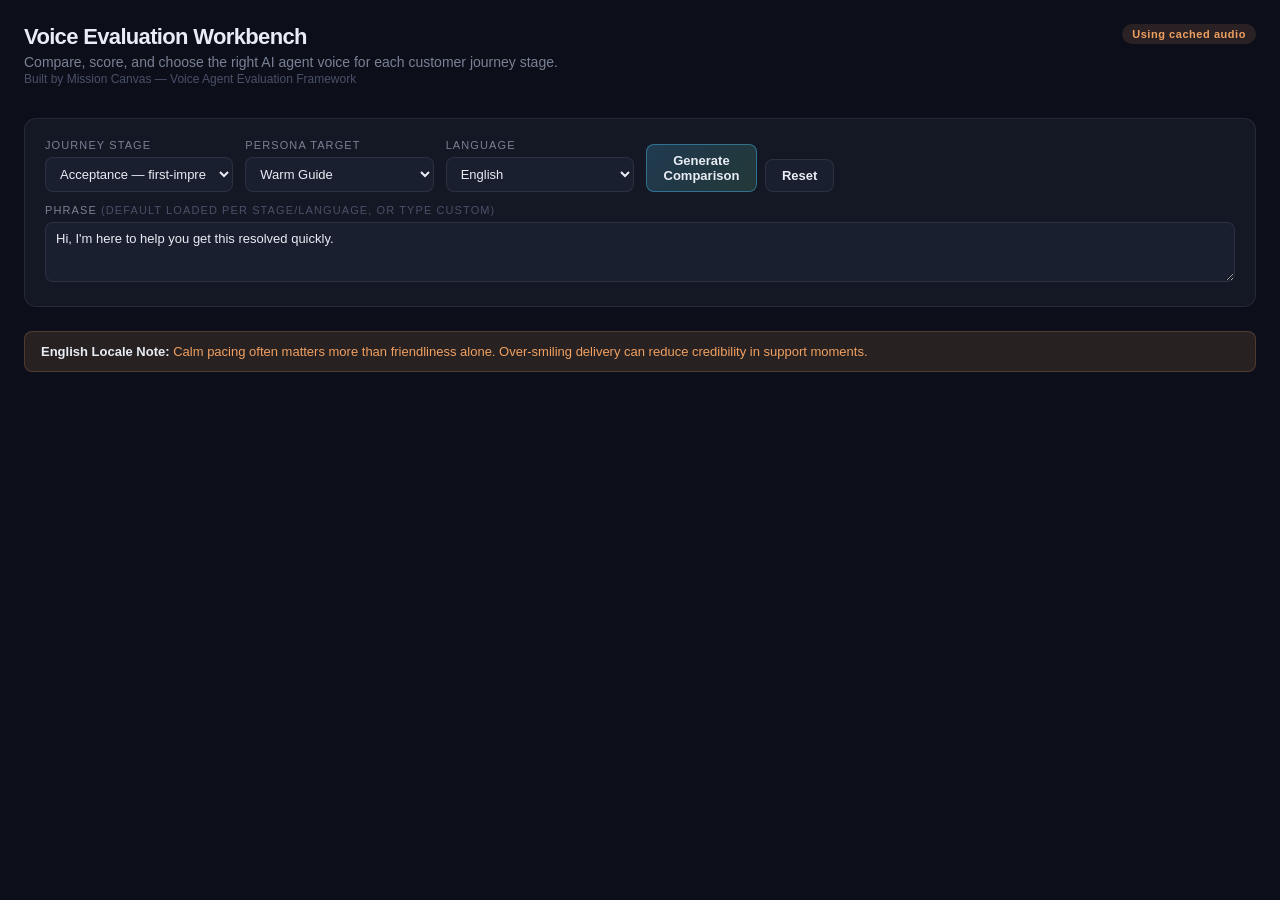
<file: portfolio/voice-workbench/index.html>
<!DOCTYPE html>
<html lang="en">
<head>
  <meta name="robots" content="noindex, nofollow" />
  <meta charset="UTF-8">
  <meta name="viewport" content="width=device-width, initial-scale=1.0">
  <title>Voice Evaluation Workbench</title>
  <style>
    :root {
      --bg: #0c0f1a;
      --surface: #141825;
      --surface-2: #1a1f30;
      --border: rgba(255,255,255,0.08);
      --text: #e8ecf4;
      --text-dim: #7a8194;
      --text-faint: #4a5068;
      --accent: #4cc2ff;
      --accent-dim: rgba(76,194,255,0.12);
      --green: #7ef0a3;
      --green-dim: rgba(126,240,163,0.12);
      --orange: #f0a060;
      --orange-dim: rgba(240,160,96,0.12);
      --red: #f08080;
      --font: 'Inter', -apple-system, BlinkMacSystemFont, 'Segoe UI', sans-serif;
      --mono: 'JetBrains Mono', 'SF Mono', monospace;
      --radius: 12px;
      --radius-sm: 8px;
    }
    * { margin: 0; padding: 0; box-sizing: border-box; }
    body {
      font-family: var(--font);
      background: var(--bg);
      color: var(--text);
      min-height: 100vh;
    }

    /* Layout */
    .app {
      max-width: 1400px;
      margin: 0 auto;
      padding: 24px;
    }
    header {
      display: flex;
      justify-content: space-between;
      align-items: flex-start;
      margin-bottom: 32px;
    }
    header h1 {
      font-size: 22px;
      font-weight: 700;
      letter-spacing: -0.03em;
    }
    header p {
      color: var(--text-dim);
      font-size: 14px;
      margin-top: 4px;
    }
    .badge {
      padding: 4px 10px;
      border-radius: 999px;
      font-size: 11px;
      font-weight: 600;
      letter-spacing: 0.05em;
    }
    .badge.connected { background: var(--green-dim); color: var(--green); }
    .badge.offline { background: var(--orange-dim); color: var(--orange); }

    /* Setup panel */
    .setup {
      display: grid;
      grid-template-columns: repeat(auto-fit, minmax(180px, 1fr));
      gap: 12px;
      margin-bottom: 24px;
      padding: 20px;
      background: var(--surface);
      border-radius: var(--radius);
      border: 1px solid var(--border);
    }
    .field label {
      display: block;
      font-size: 11px;
      text-transform: uppercase;
      letter-spacing: 0.1em;
      color: var(--text-dim);
      margin-bottom: 6px;
    }
    .field select, .field input, .field textarea {
      width: 100%;
      background: var(--surface-2);
      color: var(--text);
      border: 1px solid var(--border);
      border-radius: var(--radius-sm);
      padding: 8px 10px;
      font-size: 13px;
      font-family: var(--font);
    }
    .field textarea {
      min-height: 60px;
      resize: vertical;
    }
    .field select:focus, .field input:focus, .field textarea:focus {
      outline: 1px solid var(--accent);
      border-color: var(--accent);
    }
    .btn-row {
      display: flex;
      gap: 8px;
      align-items: end;
    }
    button {
      font-family: var(--font);
      cursor: pointer;
      border: 1px solid var(--border);
      border-radius: var(--radius-sm);
      padding: 8px 16px;
      font-size: 13px;
      font-weight: 600;
      background: var(--surface-2);
      color: var(--text);
      transition: all 0.15s;
    }
    button:hover { background: rgba(255,255,255,0.06); border-color: rgba(255,255,255,0.15); }
    button.primary {
      background: linear-gradient(135deg, rgba(76,194,255,0.2), rgba(126,240,163,0.15));
      border-color: rgba(76,194,255,0.4);
    }
    button.primary:hover { border-color: var(--accent); }
    button:disabled { opacity: 0.4; cursor: not-allowed; }

    /* Locale watchout */
    .watchout {
      padding: 12px 16px;
      margin-bottom: 20px;
      background: var(--orange-dim);
      border: 1px solid rgba(240,160,96,0.2);
      border-radius: var(--radius-sm);
      font-size: 13px;
      color: var(--orange);
      display: none;
    }
    .watchout.visible { display: block; }
    .watchout strong { color: var(--text); }

    /* Voice cards grid */
    .voices {
      display: grid;
      grid-template-columns: repeat(auto-fit, minmax(300px, 1fr));
      gap: 16px;
      margin-bottom: 24px;
    }
    .voice-card {
      background: var(--surface);
      border: 1px solid var(--border);
      border-radius: var(--radius);
      padding: 20px;
      transition: border-color 0.2s;
    }
    .voice-card.selected { border-color: var(--accent); }
    .voice-card.winner { border-color: var(--green); box-shadow: 0 0 20px rgba(126,240,163,0.08); }
    .voice-header {
      display: flex;
      justify-content: space-between;
      align-items: center;
      margin-bottom: 12px;
    }
    .voice-name {
      font-size: 16px;
      font-weight: 700;
    }
    .voice-desc {
      font-size: 12px;
      color: var(--text-dim);
      margin-bottom: 12px;
    }
    .ttfa-badge {
      font-family: var(--mono);
      font-size: 11px;
      padding: 2px 8px;
      border-radius: 999px;
      background: var(--surface-2);
      color: var(--text-dim);
    }
    .ttfa-badge.fast { color: var(--green); background: var(--green-dim); }
    .ttfa-badge.ok { color: var(--accent); background: var(--accent-dim); }
    .ttfa-badge.slow { color: var(--orange); background: var(--orange-dim); }

    /* Audio controls */
    .audio-row {
      display: flex;
      align-items: center;
      gap: 10px;
      margin-bottom: 16px;
    }
    .play-btn {
      width: 40px; height: 40px;
      border-radius: 50%;
      display: flex;
      align-items: center;
      justify-content: center;
      padding: 0;
      flex-shrink: 0;
    }
    .play-btn.playing { background: var(--accent-dim); border-color: var(--accent); }
    .audio-bar {
      flex: 1;
      height: 4px;
      background: var(--surface-2);
      border-radius: 2px;
      position: relative;
    }
    .audio-progress {
      height: 100%;
      background: var(--accent);
      border-radius: 2px;
      width: 0%;
      transition: width 0.1s linear;
    }
    .audio-time {
      font-family: var(--mono);
      font-size: 11px;
      color: var(--text-dim);
      min-width: 36px;
      text-align: right;
    }

    /* Scoring */
    .scoring { margin-bottom: 12px; }
    .score-row {
      display: flex;
      align-items: center;
      gap: 10px;
      margin-bottom: 8px;
    }
    .score-label {
      font-size: 12px;
      min-width: 90px;
      color: var(--text-dim);
    }
    .score-dots {
      display: flex;
      gap: 4px;
    }
    .score-dot {
      width: 28px; height: 28px;
      border-radius: 50%;
      border: 1px solid var(--border);
      background: var(--surface-2);
      font-size: 11px;
      font-weight: 600;
      display: flex;
      align-items: center;
      justify-content: center;
      cursor: pointer;
      transition: all 0.15s;
      padding: 0;
    }
    .score-dot:hover { border-color: var(--accent); }
    .score-dot.active { background: var(--accent); color: var(--bg); border-color: var(--accent); }
    .score-weight {
      font-size: 10px;
      color: var(--text-faint);
      font-family: var(--mono);
    }
    .voice-total {
      display: flex;
      justify-content: space-between;
      align-items: center;
      padding-top: 10px;
      border-top: 1px solid var(--border);
      margin-top: 8px;
    }
    .total-score {
      font-size: 24px;
      font-weight: 700;
      font-family: var(--mono);
    }
    .ship-toggle { display: flex; gap: 6px; }
    .ship-btn { font-size: 11px; padding: 4px 12px; }
    .ship-btn.ship.active { background: var(--green-dim); color: var(--green); border-color: var(--green); }
    .ship-btn.not-yet.active { background: rgba(240,128,128,0.12); color: var(--red); border-color: var(--red); }

    /* Notes */
    .notes-field {
      width: 100%;
      background: var(--bg);
      color: var(--text);
      border: 1px solid var(--border);
      border-radius: var(--radius-sm);
      padding: 8px;
      font-size: 12px;
      font-family: var(--font);
      min-height: 36px;
      resize: vertical;
      margin-top: 8px;
    }

    /* Recommendation panel */
    .recommendation {
      background: var(--surface);
      border: 1px solid var(--border);
      border-radius: var(--radius);
      padding: 24px;
      margin-bottom: 24px;
      display: none;
    }
    .recommendation.visible { display: block; }
    .recommendation h2 {
      font-size: 14px;
      text-transform: uppercase;
      letter-spacing: 0.08em;
      color: var(--text-dim);
      margin-bottom: 12px;
    }
    .rec-winner {
      font-size: 20px;
      font-weight: 700;
      margin-bottom: 8px;
    }
    .rec-rationale {
      color: var(--text-dim);
      font-size: 14px;
      line-height: 1.6;
      margin-bottom: 16px;
    }
    .rec-table {
      width: 100%;
      border-collapse: collapse;
      font-size: 13px;
      margin-bottom: 16px;
    }
    .rec-table th {
      text-align: left;
      font-size: 11px;
      text-transform: uppercase;
      letter-spacing: 0.08em;
      color: var(--text-dim);
      padding: 8px;
      border-bottom: 1px solid var(--border);
    }
    .rec-table td {
      padding: 8px;
      border-bottom: 1px solid var(--border);
    }
    .rec-table .winner-row { color: var(--green); font-weight: 600; }
    .export-row { display: flex; gap: 8px; }

    /* Acoustic tags */
    .acoustic-tags {
      display: flex;
      flex-wrap: wrap;
      gap: 4px;
      margin-top: 8px;
    }
    .acoustic-tag {
      font-size: 10px;
      padding: 2px 8px;
      border-radius: 999px;
      border: 1px solid var(--border);
      background: var(--surface-2);
      color: var(--text-dim);
      cursor: pointer;
      transition: all 0.15s;
    }
    .acoustic-tag:hover { border-color: var(--accent); color: var(--text); }
    .acoustic-tag.active { background: var(--accent-dim); color: var(--accent); border-color: var(--accent); }

    /* Loading state */
    .generating .voice-card { opacity: 0.6; }
    @keyframes pulse { 0%,100% { opacity: 1; } 50% { opacity: 0.5; } }
    .loading { animation: pulse 1.5s infinite; }

    /* Responsive */
    @media (max-width: 768px) {
      .voices { grid-template-columns: 1fr; }
      .setup { grid-template-columns: 1fr 1fr; }
    }
  </style>
</head>
<body>
<div class="app">
  <header>
    <div>
      <h1>Voice Evaluation Workbench</h1>
      <p>Compare, score, and choose the right AI agent voice for each customer journey stage.</p>
      <p style="color:var(--text-faint);font-size:12px;margin-top:2px">Built by Mission Canvas — Voice Agent Evaluation Framework</p>
    </div>
    <span class="badge offline" id="tts-status">TTS offline</span>
  </header>

  <div class="setup">
    <div class="field">
      <label>Journey Stage</label>
      <select id="stage">
        <option value="acceptance">Acceptance — first-impression trust</option>
        <option value="resolution">Resolution — clear problem-solving</option>
        <option value="satisfaction">Satisfaction — confident close</option>
      </select>
    </div>
    <div class="field">
      <label>Persona Target</label>
      <select id="persona">
        <option value="warm-guide">Warm Guide</option>
        <option value="technical-expert">Technical Expert</option>
        <option value="luxury-concierge">Luxury Concierge</option>
        <option value="calm-resolver">Calm Resolver</option>
      </select>
    </div>
    <div class="field">
      <label>Language</label>
      <select id="language">
        <option value="eng">English</option>
        <option value="fra">French</option>
        <option value="por">Portuguese</option>
        <option value="spa">Spanish</option>
      </select>
    </div>
    <div class="field btn-row">
      <button class="primary" id="generate-btn" onclick="generateComparison()">Generate Comparison</button>
      <button onclick="resetAll()">Reset</button>
    </div>
    <div class="field" style="grid-column: 1 / -1;">
      <label>Phrase <span style="color:var(--text-faint)">(default loaded per stage/language, or type custom)</span></label>
      <textarea id="phrase" placeholder="Custom phrase..."></textarea>
    </div>
  </div>

  <div class="watchout" id="watchout"></div>

  <div class="voices" id="voices"></div>

  <div class="recommendation" id="recommendation">
    <h2>Recommendation</h2>
    <div class="rec-winner" id="rec-winner"></div>
    <div class="rec-rationale" id="rec-rationale"></div>
    <table class="rec-table" id="rec-table">
      <thead><tr><th>Voice</th><th>Score</th><th>Nat</th><th>Trust</th><th>Culture</th><th>Brand</th><th>Clarity</th><th>Ship?</th></tr></thead>
      <tbody id="rec-tbody"></tbody>
    </table>
    <div class="export-row">
      <button onclick="exportScorecard()">Export Scorecard (.md)</button>
      <button onclick="copyScorecard()">Copy to Clipboard</button>
    </div>
  </div>
</div>

<script>
// ── Data ───────────────────────────────────────────────────────────────────

const VOICES_BY_LANG = {
  eng: [
    { id: 'astra',   name: 'Warm Cedar',    desc: 'Warm, grounded, natural breath patterns',   speaker: 'astra' },
    { id: 'luna',    name: 'Clear Frost',    desc: 'Crisp, confident, even-paced delivery',     speaker: 'luna' },
    { id: 'orion',   name: 'Soft Linen',     desc: 'Gentle, measured, calm presence',            speaker: 'orion' },
    { id: 'celeste', name: 'Bright Sage',    desc: 'Articulate, energetic, clear enunciation',   speaker: 'celeste' },
  ],
  fra: [
    { id: 'amarante',  name: 'Amarante',       desc: 'Warm, natural French cadence',              speaker: 'amarante' },
    { id: 'aurelie',   name: 'Aurélie',        desc: 'Clear, confident, professional tone',       speaker: 'aurelie' },
    { id: 'destin',    name: 'Destin',          desc: 'Calm, measured, grounded delivery',         speaker: 'destin' },
    { id: 'solstice',  name: 'Solstice',        desc: 'Expressive, melodic, engaging rhythm',      speaker: 'solstice' },
  ],
  spa: [
    { id: 'aurelio',   name: 'Aurelio',         desc: 'Warm, steady, trustworthy presence',        speaker: 'aurelio' },
    { id: 'celestino', name: 'Celestino',       desc: 'Clear, articulate, professional tone',      speaker: 'celestino' },
    { id: 'lark',      name: 'Lark',            desc: 'Light, approachable, natural pacing',       speaker: 'lark' },
    { id: 'luz',       name: 'Luz',             desc: 'Warm, expressive, empathetic delivery',     speaker: 'luz' },
  ],
  por: [
    { id: 'alzira',    name: 'Alzira',          desc: 'Warm, expressive, natural cadence',         speaker: 'alzira' },
    { id: 'isadora',   name: 'Isadora',         desc: 'Clear, confident, professional tone',       speaker: 'isadora' },
    { id: 'celso',     name: 'Celso',            desc: 'Calm, grounded, trustworthy delivery',      speaker: 'celso' },
    { id: 'sol',       name: 'Sol',              desc: 'Bright, engaging, melodic rhythm',           speaker: 'sol' },
  ],
};

function getVoices() {
  const lang = document.getElementById('language').value;
  return VOICES_BY_LANG[lang] || VOICES_BY_LANG.eng;
}

const PHRASES = {
  acceptance: { eng: "Hi, I'm here to help you get this resolved quickly.", fra: "Bonjour, je suis l\u00e0 pour vous aider \u00e0 r\u00e9gler cela rapidement.", por: "Olá, estou aqui para ajudá-lo a resolver isso rapidamente.", spa: "Hola, estoy aqu\u00ed para ayudarte a resolver esto r\u00e1pidamente." },
  resolution: { eng: "I found the issue and I'll walk you through the next step.", fra: "J'ai identifi\u00e9 le probl\u00e8me et je vais vous guider pour la suite.", por: "Identifiquei o problema e vou guiá-lo no próximo passo.", spa: "He identificado el problema y te guiar\u00e9 en el siguiente paso." },
  satisfaction: { eng: "Everything is confirmed, and you're all set.", fra: "Tout est confirm\u00e9, et tout est pr\u00eat de votre c\u00f4t\u00e9.", por: "Está tudo confirmado e tudo pronto.", spa: "Todo est\u00e1 confirmado y ya est\u00e1 listo." },
};

const WATCHOUTS = {
  eng: "Calm pacing often matters more than friendliness alone. Over-smiling delivery can reduce credibility in support moments.",
  fra: "Avoid over-bright enthusiasm. Warmth should still feel composed and credible.",
  por: "Brazilian vs European Portuguese differ significantly in rhythm and formality. Test both registers.",
  spa: "Neutral register matters. Literal translation can sound regionally awkward.",
};

const ACOUSTIC_TAGS = ['breath', 'rhythm', 'stress', 'pitch', 'gravel', 'vocal fry', 'breathiness', 'warm', 'crisp', 'natural pause'];

const RUBRIC = [
  { id: 'naturalness', label: 'Naturalness', weight: 0.30, hint: 'Fluid, well-paced, non-robotic?' },
  { id: 'trust',       label: 'Trust',       weight: 0.25, hint: 'Customer comfortable continuing?' },
  { id: 'cultural',    label: 'Cultural Fit', weight: 0.20, hint: 'Appropriate for this language?' },
  { id: 'brand',       label: 'Brand Fit',    weight: 0.15, hint: 'Matches persona and stage?' },
  { id: 'clarity',     label: 'Clarity',      weight: 0.10, hint: 'Easy to understand first listen?' },
];

// ── State ──────────────────────────────────────────────────────────────────

const state = {
  voices: {},  // voiceId → { audio, scores, notes, ship, ttfa, acousticTags }
  ttsAvailable: false,
};

// ── TTS check ──────────────────────────────────────────────────────────────

const HUB_URL = 'http://localhost:7890';

async function checkTTS() {
  try {
    const r = await fetch(`${HUB_URL}/health`);
    if (r.ok) {
      state.ttsAvailable = true;
      document.getElementById('tts-status').className = 'badge connected';
      document.getElementById('tts-status').textContent = 'TTS live';
    }
  } catch {
    state.ttsAvailable = false;
    document.getElementById('tts-status').className = 'badge offline';
    document.getElementById('tts-status').textContent = 'Using cached audio';
  }
}

// ── Phrase auto-fill ───────────────────────────────────────────────────────

function updatePhrase() {
  const stage = document.getElementById('stage').value;
  const lang = document.getElementById('language').value;
  document.getElementById('phrase').value = PHRASES[stage]?.[lang] || '';
  updateWatchout();
}

function updateWatchout() {
  const lang = document.getElementById('language').value;
  const el = document.getElementById('watchout');
  const langLabel = { eng: 'English', fra: 'French', por: 'Portuguese', spa: 'Spanish' }[lang];
  el.innerHTML = `<strong>${langLabel} Locale Note:</strong> ${WATCHOUTS[lang]}`;
  el.classList.add('visible');
}

// ── Generate comparison ────────────────────────────────────────────────────

async function generateComparison() {
  const stage = document.getElementById('stage').value;
  const lang = document.getElementById('language').value;
  const phrase = document.getElementById('phrase').value.trim();
  if (!phrase) return;

  const isCustom = phrase !== (PHRASES[stage]?.[lang] || '');
  const container = document.getElementById('voices');
  container.innerHTML = '';
  state.voices = {};

  for (const voice of getVoices()) {
    state.voices[voice.id] = { scores: {}, notes: '', ship: null, ttfa: null, acousticTags: new Set(), audio: null };
    const card = createVoiceCard(voice);
    container.appendChild(card);

    // Load audio
    loadAudio(voice, stage, lang, phrase, isCustom, card);
  }
}

async function loadAudio(voice, stage, lang, phrase, isCustom, card) {
  const playBtn = card.querySelector('.play-btn');
  const ttfaBadge = card.querySelector('.ttfa-badge');
  playBtn.disabled = true;
  playBtn.classList.add('loading');

  const t0 = performance.now();

  try {
    let blob;
    if (!isCustom) {
      // Try pre-generated audio first
      const audioPath = `audio/${voice.speaker}_${lang}_${stage}.mp3?v=${Date.now()}`;
      const res = await fetch(audioPath);
      if (res.ok) {
        blob = await res.blob();
      }
    }

    if (!blob && state.ttsAvailable) {
      // Fall back to live TTS — omit lang for non-English so Rime auto-detects accent
      const body = { text: phrase, speaker: voice.speaker, speed: 1.0 };
      if (lang === 'eng') body.lang = 'eng';  // only set lang for English; others auto-detect
      const res = await fetch(`${HUB_URL}/api/tts`, {
        method: 'POST',
        headers: { 'Content-Type': 'application/json' },
        body: JSON.stringify(body),
      });
      if (res.ok) blob = await res.blob();
    }

    if (!blob && isCustom && !state.ttsAvailable) {
      throw new Error('Custom phrases require TTS server');
    }

    const ttfa = Math.round(performance.now() - t0);
    state.voices[voice.id].ttfa = ttfa;
    state.voices[voice.id].audio = blob ? URL.createObjectURL(blob) : null;

    if (ttfa < 400) { ttfaBadge.className = 'ttfa-badge fast'; }
    else if (ttfa < 700) { ttfaBadge.className = 'ttfa-badge ok'; }
    else { ttfaBadge.className = 'ttfa-badge slow'; }
    ttfaBadge.textContent = `${ttfa}ms TTFA`;

    playBtn.disabled = false;
    playBtn.classList.remove('loading');
  } catch (e) {
    playBtn.classList.remove('loading');
    playBtn.textContent = '\u2716';
    ttfaBadge.textContent = 'failed';
    ttfaBadge.className = 'ttfa-badge slow';
  }
}

// ── Voice card ─────────────────────────────────────────────────────────────

function createVoiceCard(voice) {
  const card = document.createElement('div');
  card.className = 'voice-card';
  card.id = `card-${voice.id}`;

  card.innerHTML = `
    <div class="voice-header">
      <span class="voice-name">${voice.name}</span>
      <span class="ttfa-badge">--</span>
    </div>
    <div class="voice-desc">${voice.desc}</div>
    <div class="audio-row">
      <button class="play-btn" onclick="playVoice('${voice.id}')" disabled>
        <svg width="16" height="16" viewBox="0 0 24 24" fill="currentColor"><polygon points="5 3 19 12 5 21 5 3"/></svg>
      </button>
      <div class="audio-bar"><div class="audio-progress" id="progress-${voice.id}"></div></div>
      <span class="audio-time" id="time-${voice.id}">--</span>
    </div>
    <div class="scoring">
      ${RUBRIC.map(r => `
        <div class="score-row">
          <span class="score-label" title="${r.hint}">${r.label}</span>
          <div class="score-dots">
            ${[1,2,3,4,5].map(n => `<button class="score-dot" onclick="setScore('${voice.id}','${r.id}',${n})">${n}</button>`).join('')}
          </div>
          <span class="score-weight">${Math.round(r.weight*100)}%</span>
        </div>
      `).join('')}
    </div>
    <div class="acoustic-tags">
      ${ACOUSTIC_TAGS.map(t => `<span class="acoustic-tag" onclick="toggleAcoustic('${voice.id}','${t}',this)">${t}</span>`).join('')}
    </div>
    <div class="voice-total">
      <span class="total-score" id="total-${voice.id}">--</span>
      <div class="ship-toggle">
        <button class="ship-btn ship" onclick="setShip('${voice.id}','ship',this)">Ship</button>
        <button class="ship-btn not-yet" onclick="setShip('${voice.id}','not-yet',this)">Not yet</button>
      </div>
    </div>
    <textarea class="notes-field" placeholder="Evaluator notes..." oninput="state.voices['${voice.id}'].notes=this.value"></textarea>
  `;
  return card;
}

// ── Playback ───────────────────────────────────────────────────────────────

let currentAudio = null;

function playVoice(voiceId) {
  if (currentAudio) { currentAudio.pause(); currentAudio = null; }

  const url = state.voices[voiceId]?.audio;
  if (!url) return;

  const audio = new Audio(url);
  currentAudio = audio;

  const progress = document.getElementById(`progress-${voiceId}`);
  const timeEl = document.getElementById(`time-${voiceId}`);
  const btn = document.querySelector(`#card-${voiceId} .play-btn`);
  btn.classList.add('playing');

  audio.ontimeupdate = () => {
    if (audio.duration) {
      progress.style.width = `${(audio.currentTime / audio.duration) * 100}%`;
      timeEl.textContent = `${audio.currentTime.toFixed(1)}s`;
    }
  };
  audio.onended = () => {
    btn.classList.remove('playing');
    progress.style.width = '100%';
    currentAudio = null;
  };
  audio.play();
}

// ── Scoring ────────────────────────────────────────────────────────────────

function setScore(voiceId, dimension, value) {
  state.voices[voiceId].scores[dimension] = value;
  // Update dot visuals
  const card = document.getElementById(`card-${voiceId}`);
  const rows = card.querySelectorAll('.score-row');
  rows.forEach(row => {
    const label = row.querySelector('.score-label').textContent;
    const rubricItem = RUBRIC.find(r => r.label === label);
    if (rubricItem && rubricItem.id === dimension) {
      row.querySelectorAll('.score-dot').forEach((dot, i) => {
        dot.classList.toggle('active', i < value);
      });
    }
  });
  updateTotal(voiceId);
  updateRecommendation();
}

function updateTotal(voiceId) {
  const scores = state.voices[voiceId].scores;
  let total = 0;
  let hasAll = true;
  for (const r of RUBRIC) {
    if (scores[r.id]) { total += scores[r.id] * r.weight; }
    else { hasAll = false; }
  }
  const el = document.getElementById(`total-${voiceId}`);
  el.textContent = hasAll ? total.toFixed(2) : '--';
}

function setShip(voiceId, value, btn) {
  state.voices[voiceId].ship = value;
  const card = document.getElementById(`card-${voiceId}`);
  card.querySelectorAll('.ship-btn').forEach(b => b.classList.remove('active'));
  btn.classList.add('active');
  updateRecommendation();
}

function toggleAcoustic(voiceId, tag, el) {
  const tags = state.voices[voiceId].acousticTags;
  if (tags.has(tag)) { tags.delete(tag); el.classList.remove('active'); }
  else { tags.add(tag); el.classList.add('active'); }
}

// ── Recommendation ─────────────────────────────────────────────────────────

function updateRecommendation() {
  const panel = document.getElementById('recommendation');
  const scored = Object.entries(state.voices).filter(([, v]) => {
    return RUBRIC.every(r => v.scores[r.id]);
  });

  if (scored.length < 2) { panel.classList.remove('visible'); return; }

  // Calculate totals
  const results = scored.map(([id, v]) => {
    const total = RUBRIC.reduce((sum, r) => sum + (v.scores[r.id] || 0) * r.weight, 0);
    const voice = getVoices().find(vo => vo.id === id);
    return { id, name: voice.name, total, scores: v.scores, ship: v.ship, ttfa: v.ttfa, notes: v.notes };
  }).sort((a, b) => b.total - a.total);

  const winner = results[0];
  const lang = document.getElementById('language').value;
  const stage = document.getElementById('stage').value;
  const persona = document.getElementById('persona').selectedOptions[0].text;
  const langLabel = { eng: 'English', fra: 'French', por: 'Portuguese', spa: 'Spanish' }[lang];

  document.getElementById('rec-winner').textContent = `${winner.name} (${winner.total.toFixed(2)}/5.00)`;
  document.getElementById('rec-rationale').textContent =
    `${winner.name} is the strongest choice for ${langLabel} ${stage.charAt(0).toUpperCase() + stage.slice(1)} with a ${persona} persona. ${WATCHOUTS[lang]}`;

  // Mark winner card
  document.querySelectorAll('.voice-card').forEach(c => c.classList.remove('winner'));
  const winnerCard = document.getElementById(`card-${winner.id}`);
  if (winnerCard) winnerCard.classList.add('winner');

  // Build table
  const tbody = document.getElementById('rec-tbody');
  tbody.innerHTML = results.map(r => `
    <tr class="${r.id === winner.id ? 'winner-row' : ''}">
      <td>${r.name}</td>
      <td style="font-family:var(--mono);font-weight:700">${r.total.toFixed(2)}</td>
      ${RUBRIC.map(dim => `<td>${r.scores[dim.id] || '-'}</td>`).join('')}
      <td>${r.ship === 'ship' ? 'Ship' : r.ship === 'not-yet' ? 'Not yet' : '-'}</td>
    </tr>
  `).join('');

  panel.classList.add('visible');
}

// ── Export ──────────────────────────────────────────────────────────────────

function buildScorecard() {
  const stage = document.getElementById('stage').selectedOptions[0].text;
  const persona = document.getElementById('persona').selectedOptions[0].text;
  const lang = { eng: 'English', fra: 'French', por: 'Portuguese', spa: 'Spanish' }[document.getElementById('language').value];
  const phrase = document.getElementById('phrase').value;

  let md = `# Voice Evaluation Scorecard\n\n`;
  md += `**Date:** ${new Date().toISOString().split('T')[0]}\n`;
  md += `**Stage:** ${stage}\n`;
  md += `**Persona:** ${persona}\n`;
  md += `**Language:** ${lang}\n`;
  md += `**Phrase:** ${phrase}\n\n`;
  md += `## Scores\n\n`;
  md += `| Voice | Total | ${RUBRIC.map(r => r.label).join(' | ')} | TTFA | Ship? |\n`;
  md += `|-------|-------|${RUBRIC.map(() => '------').join('|')}|------|-------|\n`;

  const results = Object.entries(state.voices).map(([id, v]) => {
    const total = RUBRIC.reduce((sum, r) => sum + (v.scores[r.id] || 0) * r.weight, 0);
    const voice = getVoices().find(vo => vo.id === id);
    return { id, name: voice.name, total, scores: v.scores, ship: v.ship, ttfa: v.ttfa, notes: v.notes, acousticTags: v.acousticTags };
  }).sort((a, b) => b.total - a.total);

  for (const r of results) {
    md += `| ${r.name} | **${r.total.toFixed(2)}** | ${RUBRIC.map(dim => r.scores[dim.id] || '-').join(' | ')} | ${r.ttfa || '-'}ms | ${r.ship || '-'} |\n`;
  }

  const winner = results[0];
  md += `\n## Recommendation\n\n${winner.name} is the strongest choice for ${lang} ${stage} with a ${persona} persona.\n\n`;
  md += `## Locale Watchout\n\n${WATCHOUTS[document.getElementById('language').value]}\n\n`;
  md += `## Evaluator Notes\n\n`;
  for (const r of results) {
    if (r.notes) md += `- **${r.name}:** ${r.notes}\n`;
    if (r.acousticTags.size) md += `  - Acoustic: ${[...r.acousticTags].join(', ')}\n`;
  }
  return md;
}

function exportScorecard() {
  const md = buildScorecard();
  const blob = new Blob([md], { type: 'text/markdown' });
  const url = URL.createObjectURL(blob);
  const a = document.createElement('a');
  a.href = url;
  a.download = `voice-scorecard-${Date.now()}.md`;
  a.click();
  URL.revokeObjectURL(url);
}

function copyScorecard() {
  navigator.clipboard.writeText(buildScorecard());
  const btn = event.target;
  btn.textContent = 'Copied!';
  setTimeout(() => btn.textContent = 'Copy to Clipboard', 2000);
}

// ── Reset ──────────────────────────────────────────────────────────────────

function resetAll() {
  state.voices = {};
  document.getElementById('voices').innerHTML = '';
  document.getElementById('recommendation').classList.remove('visible');
  updatePhrase();
}

// ── Init ───────────────────────────────────────────────────────────────────

document.getElementById('stage').addEventListener('change', updatePhrase);
document.getElementById('language').addEventListener('change', updatePhrase);
updatePhrase();
checkTTS();
</script>
</body>
</html>
</file>
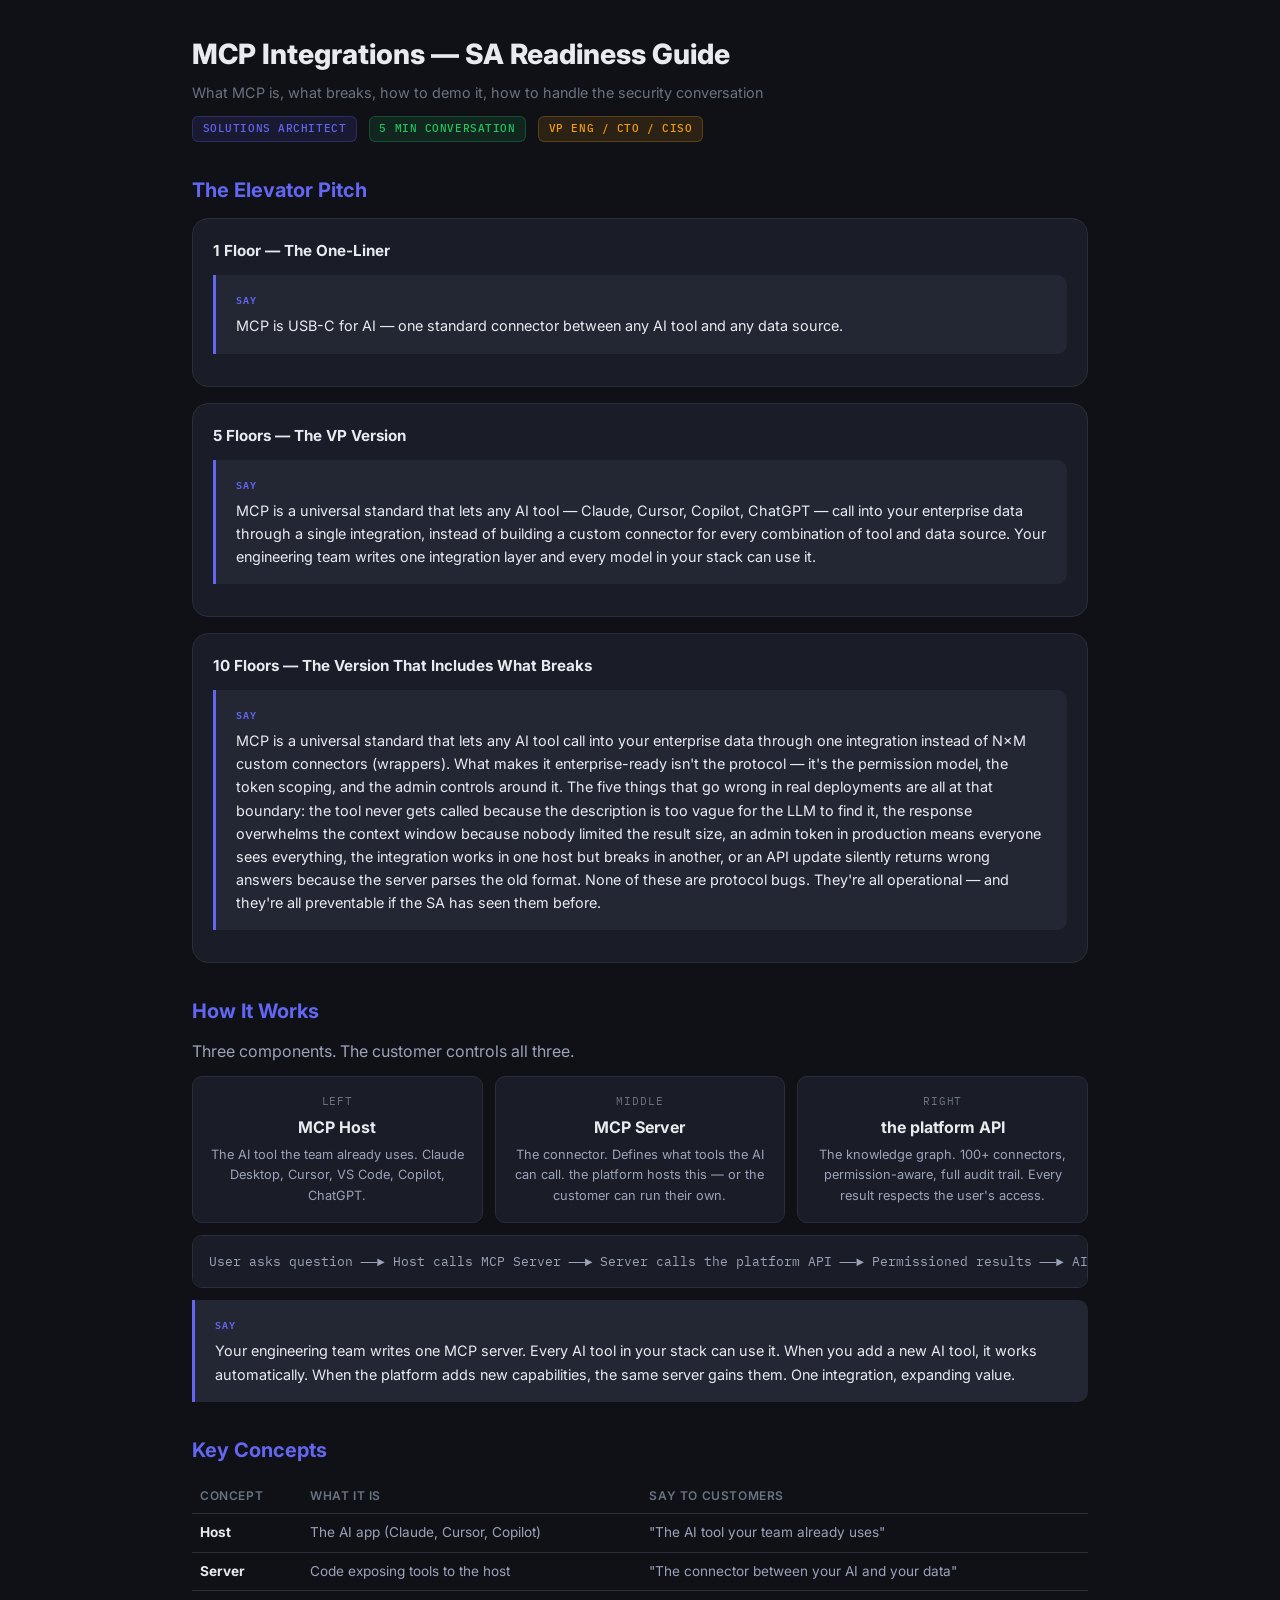
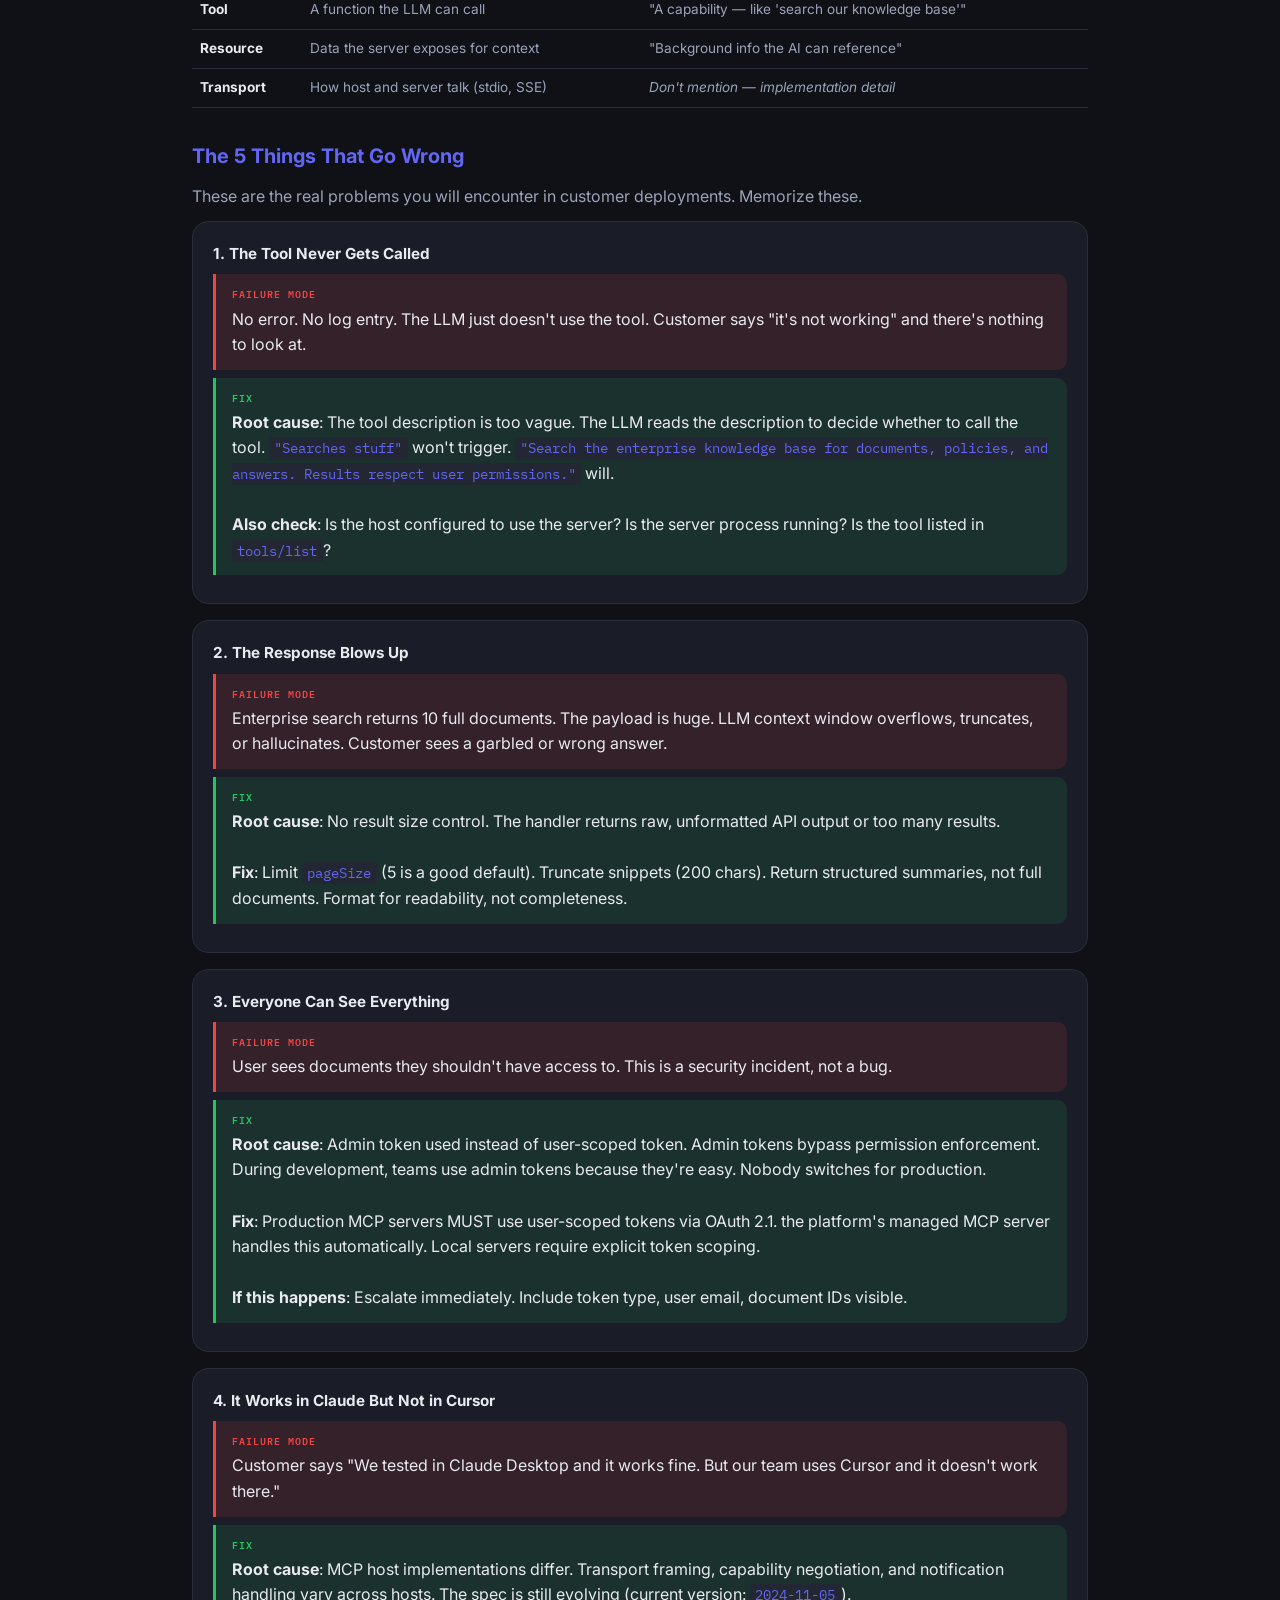
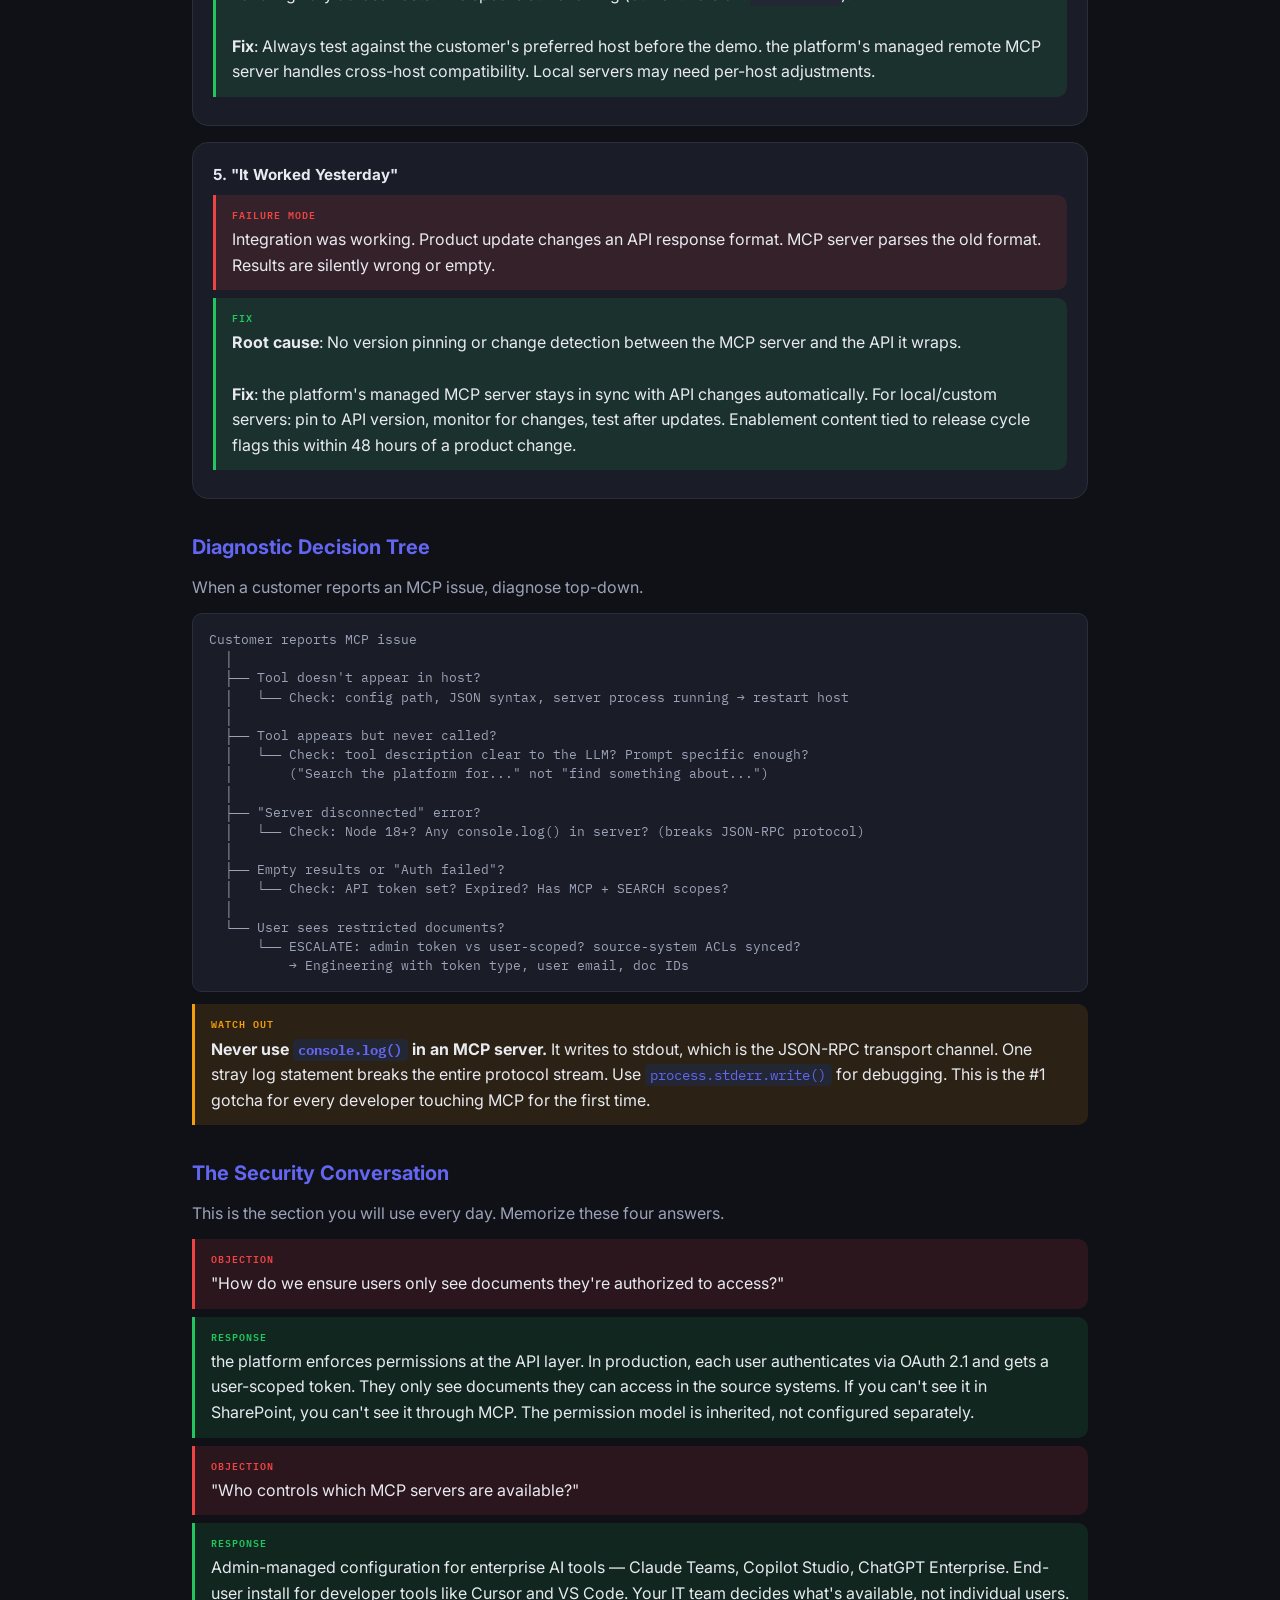
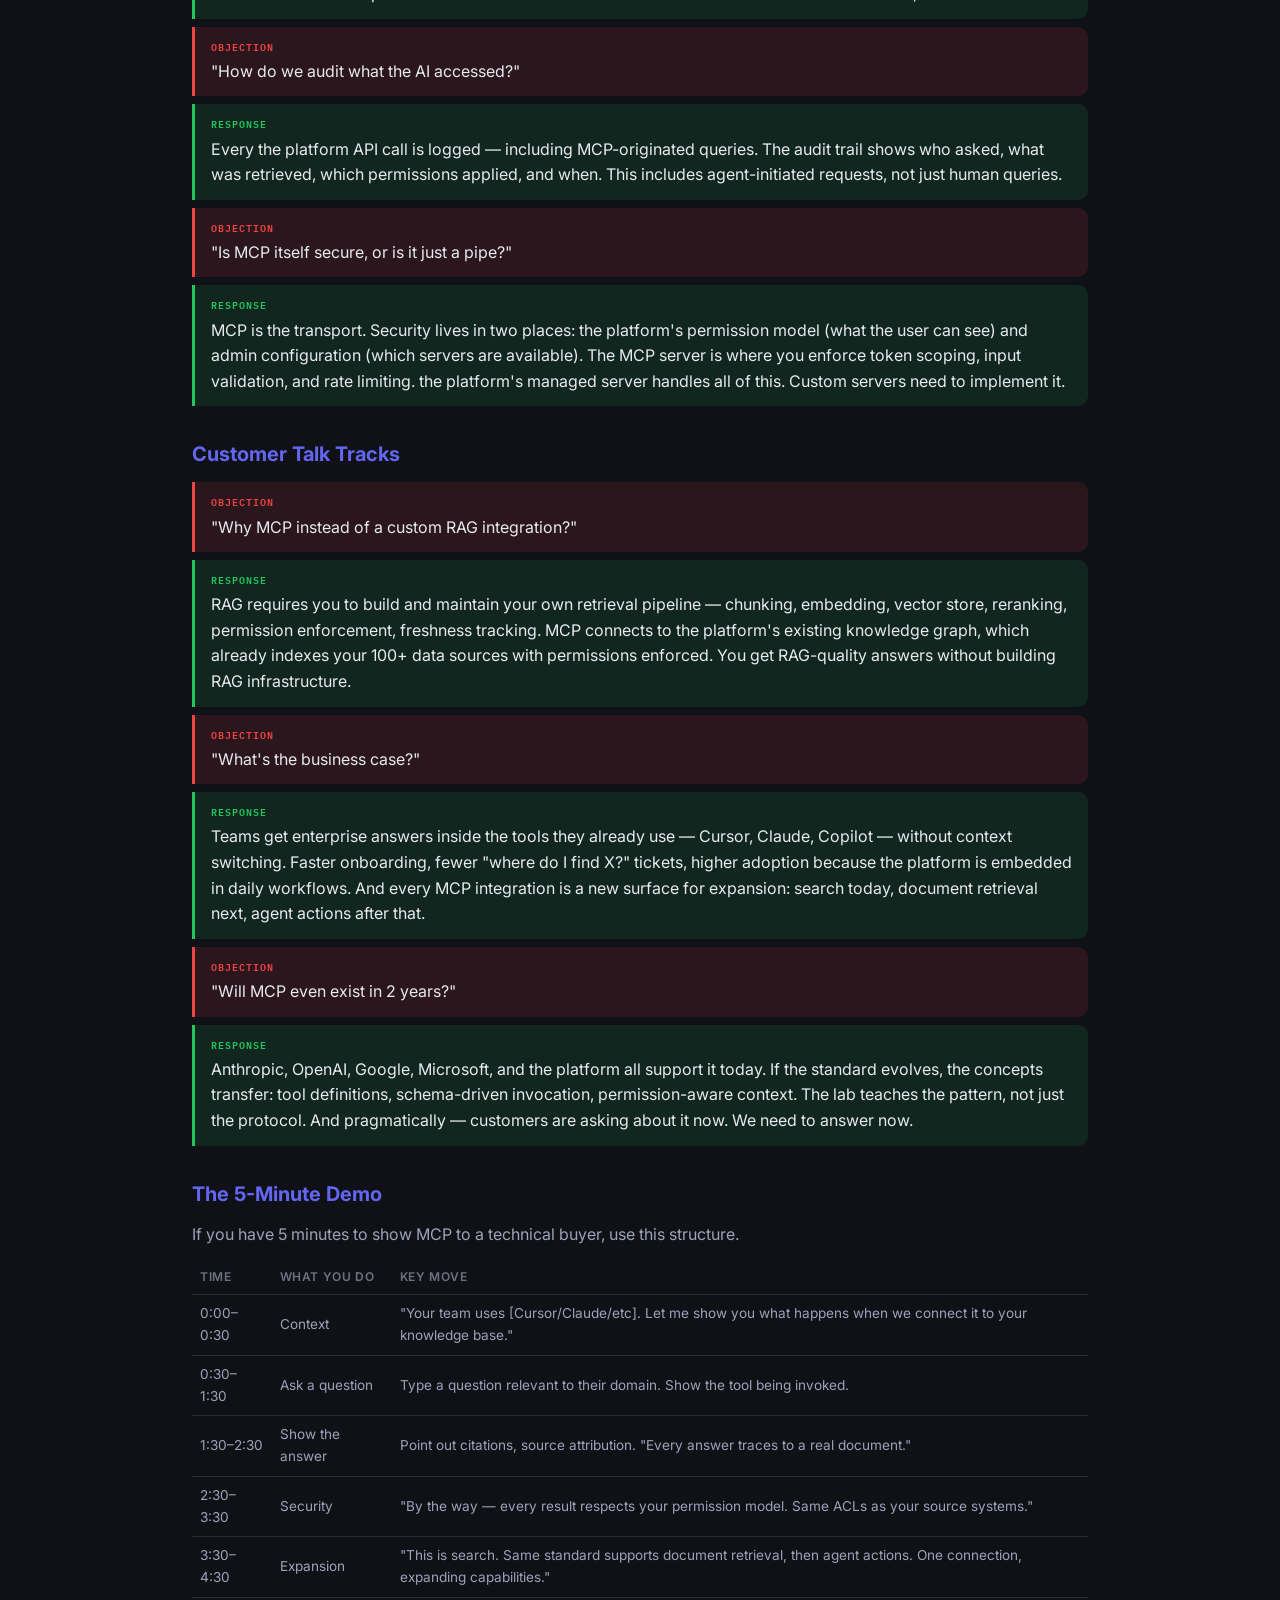
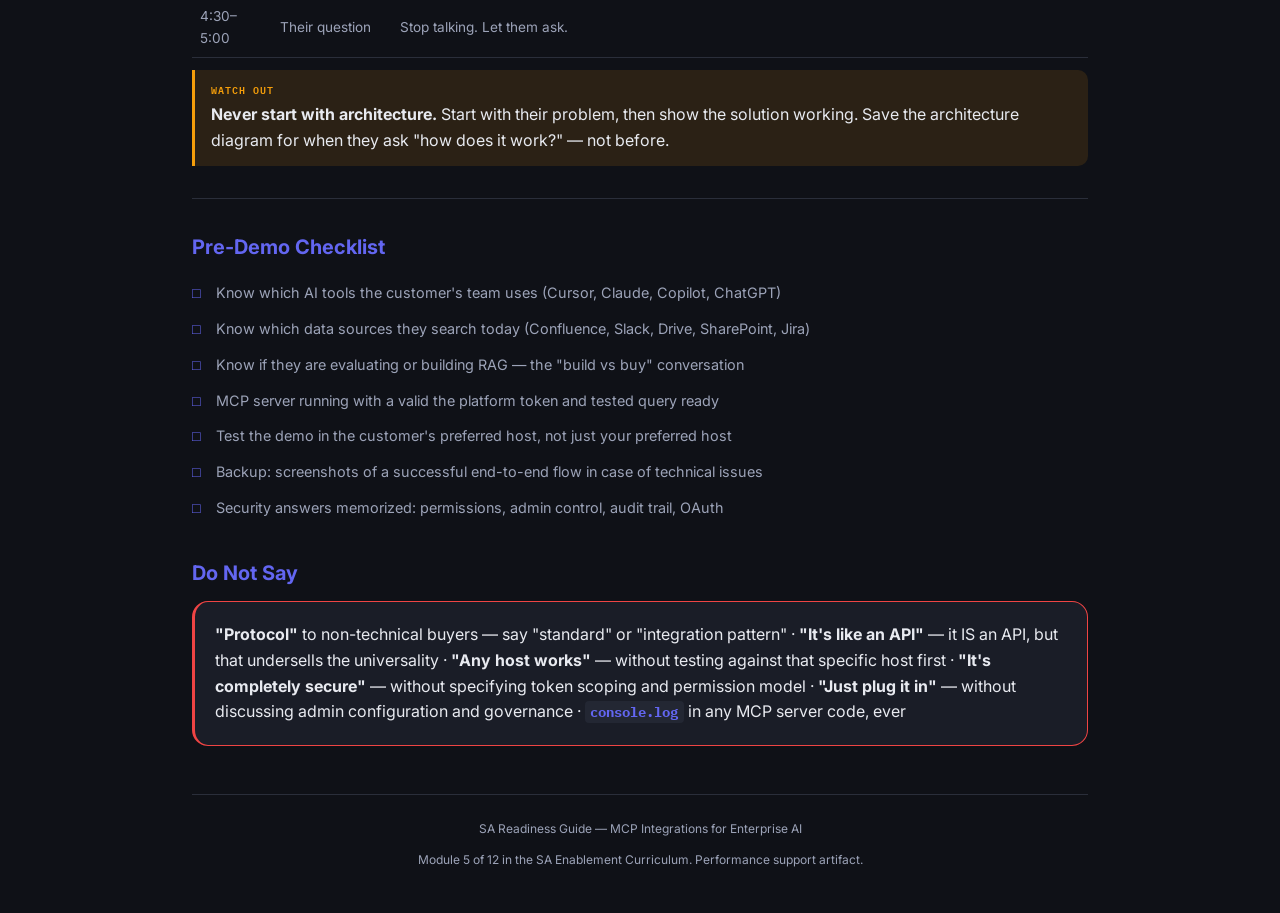
<file: portfolio/lab/sa-mcp-readiness-guide.html>
<!doctype html>
<html lang="en">
<head>
  <meta name="robots" content="noindex, nofollow" />
  <meta charset="utf-8" />
  <meta name="viewport" content="width=device-width, initial-scale=1" />
  <title>SA Readiness Guide — MCP Integrations</title>
  <meta name="description" content="MCP integrations for enterprise AI: what it is, what breaks, how to demo it, how to handle the security conversation. One-page SA readiness artifact." />
  <style>
    @import url('https://fonts.googleapis.com/css2?family=Inter:wght@400;500;600;700;800&family=IBM+Plex+Mono:wght@400;500&display=swap');

    :root {
      --bg: #0f1117;
      --surface: #1a1d27;
      --surface-alt: #232733;
      --text: #e8eaf0;
      --text-soft: #9ca3b8;
      --text-faint: #6b7280;
      --accent: #6366f1;
      --accent-soft: rgba(99, 102, 241, 0.12);
      --accent-border: rgba(99, 102, 241, 0.25);
      --green: #22c55e;
      --green-soft: rgba(34, 197, 94, 0.12);
      --amber: #f59e0b;
      --amber-soft: rgba(245, 158, 11, 0.12);
      --red: #ef4444;
      --red-soft: rgba(239, 68, 68, 0.12);
      --border: #2a2e3a;
      --radius: 16px;
      --radius-sm: 10px;
      --mono: "IBM Plex Mono", monospace;
      --sans: "Inter", system-ui, sans-serif;
    }

    * { box-sizing: border-box; margin: 0; padding: 0; }
    body { font-family: var(--sans); background: var(--bg); color: var(--text); line-height: 1.6; padding: 2rem; max-width: 960px; margin: 0 auto; }

    h1 { font-size: 1.75rem; font-weight: 800; margin-bottom: 0.25rem; }
    h2 { font-size: 1.25rem; font-weight: 700; margin: 2rem 0 0.75rem; color: var(--accent); }
    h3 { font-size: 1rem; font-weight: 600; margin: 1.25rem 0 0.5rem; }
    p { margin-bottom: 0.75rem; color: var(--text-soft); }
    strong { color: var(--text); }

    .badge { display: inline-block; font-family: var(--mono); font-size: 0.7rem; font-weight: 500; padding: 0.2rem 0.6rem; border-radius: 6px; text-transform: uppercase; letter-spacing: 0.05em; }
    .badge-role { background: var(--accent-soft); color: var(--accent); border: 1px solid var(--accent-border); }
    .badge-time { background: var(--green-soft); color: var(--green); border: 1px solid rgba(34,197,94,0.25); }
    .badge-audience { background: var(--amber-soft); color: var(--amber); border: 1px solid rgba(245,158,11,0.25); }

    .meta { display: flex; gap: 0.75rem; flex-wrap: wrap; margin: 0.75rem 0 1.5rem; }
    .subtitle { color: var(--text-faint); font-size: 0.9rem; margin-bottom: 0.5rem; }

    .card { background: var(--surface); border: 1px solid var(--border); border-radius: var(--radius); padding: 1.25rem; margin-bottom: 1rem; }
    .card-header { font-weight: 700; font-size: 0.95rem; margin-bottom: 0.5rem; }

    .stack { display: grid; gap: 0.75rem; }
    .stack-3 { grid-template-columns: repeat(3, 1fr); }
    .stack-5 { grid-template-columns: repeat(5, 1fr); }
    @media (max-width: 700px) { .stack-3, .stack-5 { grid-template-columns: 1fr 1fr; } }

    .layer { background: var(--surface); border: 1px solid var(--border); border-radius: var(--radius-sm); padding: 1rem; text-align: center; }
    .layer-num { font-family: var(--mono); font-size: 0.7rem; color: var(--text-faint); text-transform: uppercase; letter-spacing: 0.08em; }
    .layer-name { font-weight: 700; font-size: 1rem; margin: 0.25rem 0; }
    .layer-desc { font-size: 0.8rem; color: var(--text-soft); }

    .talk-track { background: var(--surface-alt); border-left: 3px solid var(--accent); padding: 1rem 1.25rem; border-radius: 0 var(--radius-sm) var(--radius-sm) 0; margin: 0.75rem 0; font-size: 0.9rem; }
    .talk-track::before { content: "SAY"; font-family: var(--mono); font-size: 0.65rem; color: var(--accent); display: block; margin-bottom: 0.4rem; letter-spacing: 0.1em; font-weight: 600; }

    .failure { background: var(--red-soft); border-left: 3px solid var(--red); padding: 0.75rem 1rem; border-radius: 0 var(--radius-sm) var(--radius-sm) 0; margin: 0.5rem 0; }
    .failure::before { content: "FAILURE MODE"; font-family: var(--mono); font-size: 0.6rem; color: var(--red); display: block; margin-bottom: 0.3rem; letter-spacing: 0.1em; font-weight: 600; }

    .fix { background: var(--green-soft); border-left: 3px solid var(--green); padding: 0.75rem 1rem; border-radius: 0 var(--radius-sm) var(--radius-sm) 0; margin: 0.5rem 0; }
    .fix::before { content: "FIX"; font-family: var(--mono); font-size: 0.6rem; color: var(--green); display: block; margin-bottom: 0.3rem; letter-spacing: 0.1em; font-weight: 600; }

    .objection { background: var(--red-soft); border-left: 3px solid var(--red); padding: 0.75rem 1rem; border-radius: 0 var(--radius-sm) var(--radius-sm) 0; margin: 0.5rem 0; }
    .objection::before { content: "OBJECTION"; font-family: var(--mono); font-size: 0.6rem; color: var(--red); display: block; margin-bottom: 0.3rem; letter-spacing: 0.1em; font-weight: 600; }
    .response { background: var(--green-soft); border-left: 3px solid var(--green); padding: 0.75rem 1rem; border-radius: 0 var(--radius-sm) var(--radius-sm) 0; margin: 0.5rem 0; }
    .response::before { content: "RESPONSE"; font-family: var(--mono); font-size: 0.6rem; color: var(--green); display: block; margin-bottom: 0.3rem; letter-spacing: 0.1em; font-weight: 600; }

    .warn { background: var(--amber-soft); border-left: 3px solid var(--amber); padding: 0.75rem 1rem; border-radius: 0 var(--radius-sm) var(--radius-sm) 0; margin: 0.5rem 0; }
    .warn::before { content: "WATCH OUT"; font-family: var(--mono); font-size: 0.6rem; color: var(--amber); display: block; margin-bottom: 0.3rem; letter-spacing: 0.1em; font-weight: 600; }

    .checklist { list-style: none; padding: 0; }
    .checklist li { padding: 0.4rem 0; padding-left: 1.5rem; position: relative; font-size: 0.9rem; color: var(--text-soft); }
    .checklist li::before { content: "□"; position: absolute; left: 0; color: var(--accent); font-family: var(--mono); }

    .divider { border: none; border-top: 1px solid var(--border); margin: 2rem 0; }

    .footer { margin-top: 3rem; padding-top: 1.5rem; border-top: 1px solid var(--border); font-size: 0.75rem; color: var(--text-faint); text-align: center; }

    table { width: 100%; border-collapse: collapse; margin: 0.75rem 0; font-size: 0.85rem; }
    th { text-align: left; font-weight: 600; font-size: 0.75rem; text-transform: uppercase; letter-spacing: 0.05em; color: var(--text-faint); padding: 0.5rem; border-bottom: 1px solid var(--border); }
    td { padding: 0.5rem; border-bottom: 1px solid var(--border); color: var(--text-soft); }

    code { font-family: var(--mono); font-size: 0.85em; background: var(--surface-alt); padding: 0.15em 0.4em; border-radius: 4px; color: var(--accent); }
    pre { font-family: var(--mono); font-size: 0.8rem; background: var(--surface); border: 1px solid var(--border); border-radius: var(--radius-sm); padding: 1rem; overflow-x: auto; margin: 0.75rem 0; color: var(--text-soft); line-height: 1.5; }
  </style>
</head>
<body>

  <h1>MCP Integrations &mdash; SA Readiness Guide</h1>
  <p class="subtitle">What MCP is, what breaks, how to demo it, how to handle the security conversation</p>
  <div class="meta">
    <span class="badge badge-role">Solutions Architect</span>
    <span class="badge badge-time">5 min conversation</span>
    <span class="badge badge-audience">VP Eng / CTO / CISO</span>
  </div>

  <!-- ─── THE ONE SENTENCE ─────────────────────────────────────────── -->

  <h2>The Elevator Pitch</h2>

  <div class="card">
    <div class="card-header">1 Floor &mdash; The One-Liner</div>
    <div class="talk-track">
      MCP is USB-C for AI &mdash; one standard connector between any AI tool and any data source.
    </div>
  </div>

  <div class="card">
    <div class="card-header">5 Floors &mdash; The VP Version</div>
    <div class="talk-track">
      MCP is a universal standard that lets any AI tool &mdash; Claude, Cursor, Copilot, ChatGPT &mdash; call into your enterprise data through a single integration, instead of building a custom connector for every combination of tool and data source. Your engineering team writes one integration layer and every model in your stack can use it.
    </div>
  </div>

  <div class="card">
    <div class="card-header">10 Floors &mdash; The Version That Includes What Breaks</div>
    <div class="talk-track">
      MCP is a universal standard that lets any AI tool call into your enterprise data through one integration instead of N&times;M custom connectors (wrappers). What makes it enterprise-ready isn't the protocol &mdash; it's the permission model, the token scoping, and the admin controls around it. The five things that go wrong in real deployments are all at that boundary: the tool never gets called because the description is too vague for the LLM to find it, the response overwhelms the context window because nobody limited the result size, an admin token in production means everyone sees everything, the integration works in one host but breaks in another, or an API update silently returns wrong answers because the server parses the old format. None of these are protocol bugs. They're all operational &mdash; and they're all preventable if the SA has seen them before.
    </div>
  </div>

  <!-- ─── ARCHITECTURE ─────────────────────────────────────────────── -->

  <h2>How It Works</h2>
  <p>Three components. The customer controls all three.</p>

  <div class="stack stack-3">
    <div class="layer">
      <div class="layer-num">Left</div>
      <div class="layer-name">MCP Host</div>
      <div class="layer-desc">The AI tool the team already uses. Claude Desktop, Cursor, VS Code, Copilot, ChatGPT.</div>
    </div>
    <div class="layer">
      <div class="layer-num">Middle</div>
      <div class="layer-name">MCP Server</div>
      <div class="layer-desc">The connector. Defines what tools the AI can call. the platform hosts this &mdash; or the customer can run their own.</div>
    </div>
    <div class="layer">
      <div class="layer-num">Right</div>
      <div class="layer-name">the platform API</div>
      <div class="layer-desc">The knowledge graph. 100+ connectors, permission-aware, full audit trail. Every result respects the user's access.</div>
    </div>
  </div>

  <pre>User asks question ──► Host calls MCP Server ──► Server calls the platform API ──► Permissioned results ──► AI answers with citations</pre>

  <div class="talk-track">
    Your engineering team writes one MCP server. Every AI tool in your stack can use it. When you add a new AI tool, it works automatically. When the platform adds new capabilities, the same server gains them. One integration, expanding value.
  </div>

  <!-- ─── KEY CONCEPTS ─────────────────────────────────────────────── -->

  <h2>Key Concepts</h2>

  <table>
    <tr><th>Concept</th><th>What It Is</th><th>Say to Customers</th></tr>
    <tr><td><strong>Host</strong></td><td>The AI app (Claude, Cursor, Copilot)</td><td>"The AI tool your team already uses"</td></tr>
    <tr><td><strong>Server</strong></td><td>Code exposing tools to the host</td><td>"The connector between your AI and your data"</td></tr>
    <tr><td><strong>Tool</strong></td><td>A function the LLM can call</td><td>"A capability &mdash; like 'search our knowledge base'"</td></tr>
    <tr><td><strong>Resource</strong></td><td>Data the server exposes for context</td><td>"Background info the AI can reference"</td></tr>
    <tr><td><strong>Transport</strong></td><td>How host and server talk (stdio, SSE)</td><td><em>Don't mention &mdash; implementation detail</em></td></tr>
  </table>

  <!-- ─── THE 5 FAILURE MODES ──────────────────────────────────────── -->

  <h2>The 5 Things That Go Wrong</h2>
  <p>These are the real problems you will encounter in customer deployments. Memorize these.</p>

  <div class="card">
    <div class="card-header">1. The Tool Never Gets Called</div>
    <div class="failure">
      No error. No log entry. The LLM just doesn't use the tool. Customer says "it's not working" and there's nothing to look at.
    </div>
    <div class="fix">
      <strong>Root cause</strong>: The tool description is too vague. The LLM reads the description to decide whether to call the tool. <code>"Searches stuff"</code> won't trigger. <code>"Search the enterprise knowledge base for documents, policies, and answers. Results respect user permissions."</code> will.<br/><br/>
      <strong>Also check</strong>: Is the host configured to use the server? Is the server process running? Is the tool listed in <code>tools/list</code>?
    </div>
  </div>

  <div class="card">
    <div class="card-header">2. The Response Blows Up</div>
    <div class="failure">
      Enterprise search returns 10 full documents. The payload is huge. LLM context window overflows, truncates, or hallucinates. Customer sees a garbled or wrong answer.
    </div>
    <div class="fix">
      <strong>Root cause</strong>: No result size control. The handler returns raw, unformatted API output or too many results.<br/><br/>
      <strong>Fix</strong>: Limit <code>pageSize</code> (5 is a good default). Truncate snippets (200 chars). Return structured summaries, not full documents. Format for readability, not completeness.
    </div>
  </div>

  <div class="card">
    <div class="card-header">3. Everyone Can See Everything</div>
    <div class="failure">
      User sees documents they shouldn't have access to. This is a security incident, not a bug.
    </div>
    <div class="fix">
      <strong>Root cause</strong>: Admin token used instead of user-scoped token. Admin tokens bypass permission enforcement. During development, teams use admin tokens because they're easy. Nobody switches for production.<br/><br/>
      <strong>Fix</strong>: Production MCP servers MUST use user-scoped tokens via OAuth 2.1. the platform's managed MCP server handles this automatically. Local servers require explicit token scoping.<br/><br/>
      <strong>If this happens</strong>: Escalate immediately. Include token type, user email, document IDs visible.
    </div>
  </div>

  <div class="card">
    <div class="card-header">4. It Works in Claude But Not in Cursor</div>
    <div class="failure">
      Customer says "We tested in Claude Desktop and it works fine. But our team uses Cursor and it doesn't work there."
    </div>
    <div class="fix">
      <strong>Root cause</strong>: MCP host implementations differ. Transport framing, capability negotiation, and notification handling vary across hosts. The spec is still evolving (current version: <code>2024-11-05</code>).<br/><br/>
      <strong>Fix</strong>: Always test against the customer's preferred host before the demo. the platform's managed remote MCP server handles cross-host compatibility. Local servers may need per-host adjustments.
    </div>
  </div>

  <div class="card">
    <div class="card-header">5. "It Worked Yesterday"</div>
    <div class="failure">
      Integration was working. Product update changes an API response format. MCP server parses the old format. Results are silently wrong or empty.
    </div>
    <div class="fix">
      <strong>Root cause</strong>: No version pinning or change detection between the MCP server and the API it wraps.<br/><br/>
      <strong>Fix</strong>: the platform's managed MCP server stays in sync with API changes automatically. For local/custom servers: pin to API version, monitor for changes, test after updates. Enablement content tied to release cycle flags this within 48 hours of a product change.
    </div>
  </div>

  <!-- ─── DIAGNOSTIC DECISION TREE ────────────────────────────────── -->

  <h2>Diagnostic Decision Tree</h2>
  <p>When a customer reports an MCP issue, diagnose top-down.</p>

  <pre>Customer reports MCP issue
  │
  ├── Tool doesn't appear in host?
  │   └── Check: config path, JSON syntax, server process running → restart host
  │
  ├── Tool appears but never called?
  │   └── Check: tool description clear to the LLM? Prompt specific enough?
  │       ("Search the platform for..." not "find something about...")
  │
  ├── "Server disconnected" error?
  │   └── Check: Node 18+? Any console.log() in server? (breaks JSON-RPC protocol)
  │
  ├── Empty results or "Auth failed"?
  │   └── Check: API token set? Expired? Has MCP + SEARCH scopes?
  │
  └── User sees restricted documents?
      └── ESCALATE: admin token vs user-scoped? source-system ACLs synced?
          → Engineering with token type, user email, doc IDs</pre>

  <div class="warn">
    <strong>Never use <code>console.log()</code> in an MCP server.</strong> It writes to stdout, which is the JSON-RPC transport channel. One stray log statement breaks the entire protocol stream. Use <code>process.stderr.write()</code> for debugging. This is the #1 gotcha for every developer touching MCP for the first time.
  </div>

  <!-- ─── SECURITY: THE MONEY SECTION ──────────────────────────────── -->

  <h2>The Security Conversation</h2>
  <p>This is the section you will use every day. Memorize these four answers.</p>

  <div class="objection">
    "How do we ensure users only see documents they're authorized to access?"
  </div>
  <div class="response">
    the platform enforces permissions at the API layer. In production, each user authenticates via OAuth 2.1 and gets a user-scoped token. They only see documents they can access in the source systems. If you can't see it in SharePoint, you can't see it through MCP. The permission model is inherited, not configured separately.
  </div>

  <div class="objection">
    "Who controls which MCP servers are available?"
  </div>
  <div class="response">
    Admin-managed configuration for enterprise AI tools &mdash; Claude Teams, Copilot Studio, ChatGPT Enterprise. End-user install for developer tools like Cursor and VS Code. Your IT team decides what's available, not individual users.
  </div>

  <div class="objection">
    "How do we audit what the AI accessed?"
  </div>
  <div class="response">
    Every the platform API call is logged &mdash; including MCP-originated queries. The audit trail shows who asked, what was retrieved, which permissions applied, and when. This includes agent-initiated requests, not just human queries.
  </div>

  <div class="objection">
    "Is MCP itself secure, or is it just a pipe?"
  </div>
  <div class="response">
    MCP is the transport. Security lives in two places: the platform's permission model (what the user can see) and admin configuration (which servers are available). The MCP server is where you enforce token scoping, input validation, and rate limiting. the platform's managed server handles all of this. Custom servers need to implement it.
  </div>

  <!-- ─── CUSTOMER TALK TRACKS ─────────────────────────────────────── -->

  <h2>Customer Talk Tracks</h2>

  <div class="objection">
    "Why MCP instead of a custom RAG integration?"
  </div>
  <div class="response">
    RAG requires you to build and maintain your own retrieval pipeline &mdash; chunking, embedding, vector store, reranking, permission enforcement, freshness tracking. MCP connects to the platform's existing knowledge graph, which already indexes your 100+ data sources with permissions enforced. You get RAG-quality answers without building RAG infrastructure.
  </div>

  <div class="objection">
    "What's the business case?"
  </div>
  <div class="response">
    Teams get enterprise answers inside the tools they already use &mdash; Cursor, Claude, Copilot &mdash; without context switching. Faster onboarding, fewer "where do I find X?" tickets, higher adoption because the platform is embedded in daily workflows. And every MCP integration is a new surface for expansion: search today, document retrieval next, agent actions after that.
  </div>

  <div class="objection">
    "Will MCP even exist in 2 years?"
  </div>
  <div class="response">
    Anthropic, OpenAI, Google, Microsoft, and the platform all support it today. If the standard evolves, the concepts transfer: tool definitions, schema-driven invocation, permission-aware context. The lab teaches the pattern, not just the protocol. And pragmatically &mdash; customers are asking about it now. We need to answer now.
  </div>

  <!-- ─── DEMO STRUCTURE ───────────────────────────────────────────── -->

  <h2>The 5-Minute Demo</h2>
  <p>If you have 5 minutes to show MCP to a technical buyer, use this structure.</p>

  <table>
    <tr><th>Time</th><th>What You Do</th><th>Key Move</th></tr>
    <tr><td>0:00&ndash;0:30</td><td>Context</td><td>"Your team uses [Cursor/Claude/etc]. Let me show you what happens when we connect it to your knowledge base."</td></tr>
    <tr><td>0:30&ndash;1:30</td><td>Ask a question</td><td>Type a question relevant to their domain. Show the tool being invoked.</td></tr>
    <tr><td>1:30&ndash;2:30</td><td>Show the answer</td><td>Point out citations, source attribution. "Every answer traces to a real document."</td></tr>
    <tr><td>2:30&ndash;3:30</td><td>Security</td><td>"By the way &mdash; every result respects your permission model. Same ACLs as your source systems."</td></tr>
    <tr><td>3:30&ndash;4:30</td><td>Expansion</td><td>"This is search. Same standard supports document retrieval, then agent actions. One connection, expanding capabilities."</td></tr>
    <tr><td>4:30&ndash;5:00</td><td>Their question</td><td>Stop talking. Let them ask.</td></tr>
  </table>

  <div class="warn">
    <strong>Never start with architecture.</strong> Start with their problem, then show the solution working. Save the architecture diagram for when they ask "how does it work?" &mdash; not before.
  </div>

  <hr class="divider" />

  <!-- ─── PRE-CALL CHECKLIST ───────────────────────────────────────── -->

  <h2>Pre-Demo Checklist</h2>
  <ul class="checklist">
    <li>Know which AI tools the customer's team uses (Cursor, Claude, Copilot, ChatGPT)</li>
    <li>Know which data sources they search today (Confluence, Slack, Drive, SharePoint, Jira)</li>
    <li>Know if they are evaluating or building RAG &mdash; the "build vs buy" conversation</li>
    <li>MCP server running with a valid the platform token and tested query ready</li>
    <li>Test the demo in the customer's preferred host, not just your preferred host</li>
    <li>Backup: screenshots of a successful end-to-end flow in case of technical issues</li>
    <li>Security answers memorized: permissions, admin control, audit trail, OAuth</li>
  </ul>

  <!-- ─── DO NOT SAY ───────────────────────────────────────────────── -->

  <h2>Do Not Say</h2>
  <div class="card" style="border-color: var(--red); border-left-width: 3px;">
    <p style="color: var(--text); margin: 0;">
      <strong>"Protocol"</strong> to non-technical buyers &mdash; say "standard" or "integration pattern" &middot;
      <strong>"It's like an API"</strong> &mdash; it IS an API, but that undersells the universality &middot;
      <strong>"Any host works"</strong> &mdash; without testing against that specific host first &middot;
      <strong>"It's completely secure"</strong> &mdash; without specifying token scoping and permission model &middot;
      <strong>"Just plug it in"</strong> &mdash; without discussing admin configuration and governance &middot;
      <strong><code>console.log</code></strong> in any MCP server code, ever
    </p>
  </div>

  <div class="footer">
    <p>SA Readiness Guide &mdash; MCP Integrations for Enterprise AI</p>
    <p>Module 5 of 12 in the SA Enablement Curriculum. Performance support artifact.</p>
  </div>

</body>
</html>
</file>
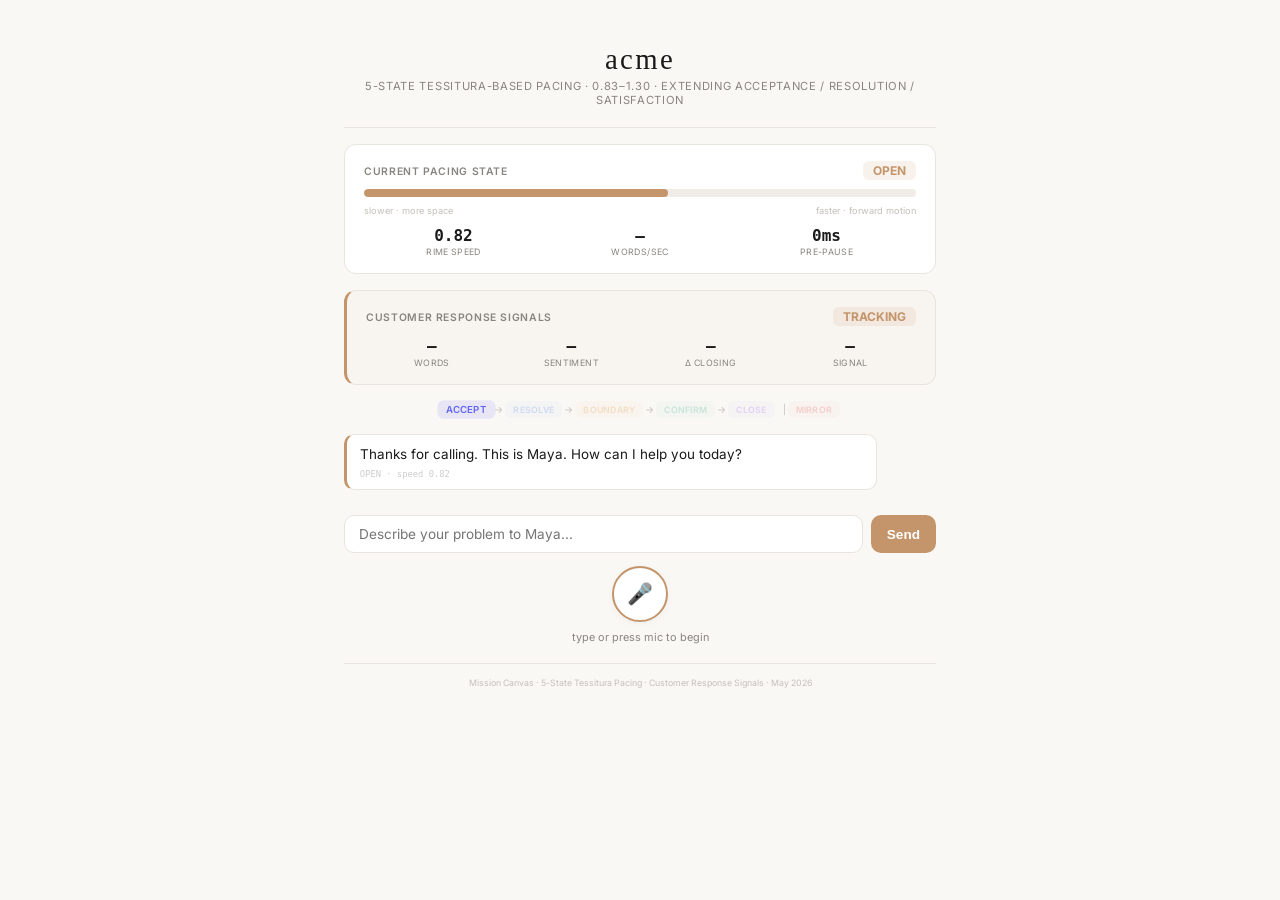
<file: portfolio/voice-demo/bot-v1.html>
<!DOCTYPE html>
<html lang="en">
<head>
  <meta name="robots" content="noindex, nofollow" />
<meta charset="UTF-8">
<meta name="viewport" content="width=device-width, initial-scale=1.0">
<title>ACME — Tessitura-Based Voice Pacing</title>
<style>
  @import url('https://fonts.googleapis.com/css2?family=Inter:wght@400;500;600;700&display=swap');
  :root {
    --cream: #faf8f5; --white: #ffffff; --border: #e8e4de;
    --text: #1a1a1a; --dim: #888580; --faint: #c4c0ba;
    --gold: #c4956a; --gold-light: rgba(196,149,106,0.12);
    --accept: #6366f1; --resolve: #2563eb; --boundary: #d97706;
    --confirm: #059669; --close: #7c3aed;
    --sans: 'Inter', -apple-system, sans-serif;
    --mono: 'SF Mono', 'Menlo', 'Consolas', monospace;
  }
  * { margin: 0; padding: 0; box-sizing: border-box; }
  body { font-family: var(--sans); background: var(--cream); color: var(--text); }

  .container { max-width: 640px; margin: 0 auto; padding: 1.5rem; }

  /* Header — ACME aesthetic */
  .brand { text-align: center; padding: 1.2rem 0; border-bottom: 1px solid var(--border); margin-bottom: 1rem; }
  .brand h1 { font-size: 1.8rem; font-weight: 400; letter-spacing: 0.08em; color: var(--text); font-family: Georgia, serif; }
  .brand .sub { font-size: 0.7rem; color: var(--dim); margin-top: 0.2rem; letter-spacing: 0.06em; text-transform: uppercase; }

  /* Pacing display — the centerpiece */
  .pacing { background: var(--white); border: 1px solid var(--border); border-radius: 12px; padding: 1rem 1.2rem; margin-bottom: 1rem; }
  .pacing-header { display: flex; justify-content: space-between; align-items: baseline; margin-bottom: 0.6rem; }
  .pacing-title { font-size: 0.65rem; text-transform: uppercase; letter-spacing: 0.06em; color: var(--dim); font-weight: 600; }
  .pacing-state { font-size: 0.75rem; font-weight: 700; padding: 2px 10px; border-radius: 6px; transition: all 0.3s; }

  .pacing-bar { height: 8px; background: #f0ede8; border-radius: 4px; position: relative; overflow: hidden; margin-bottom: 0.5rem; }
  .pacing-fill { height: 100%; border-radius: 4px; transition: width 0.5s ease, background 0.5s ease; }
  .pacing-labels { display: flex; justify-content: space-between; font-size: 0.58rem; color: var(--faint); }

  .pacing-metrics { display: grid; grid-template-columns: repeat(3, 1fr); gap: 0.5rem; margin-top: 0.6rem; }
  .pm { text-align: center; }
  .pm-val { font-family: var(--mono); font-size: 1rem; font-weight: 700; }
  .pm-label { font-size: 0.55rem; color: var(--dim); text-transform: uppercase; letter-spacing: 0.04em; margin-top: 0.1rem; }

  /* State flow */
  .flow { display: flex; align-items: center; justify-content: center; gap: 0; margin-bottom: 1rem; }
  .flow-node { font-size: 0.55rem; font-weight: 600; padding: 3px 8px; border-radius: 6px; text-transform: uppercase; letter-spacing: 0.03em; opacity: 0.2; transition: all 0.3s; }
  .flow-node.active { opacity: 1; transform: scale(1.1); }
  .flow-arrow { color: var(--faint); font-size: 0.6rem; margin: 0 2px; }
  .fn-accept { background: rgba(99,102,241,0.12); color: var(--accept); }
  .fn-resolve { background: rgba(37,99,235,0.12); color: var(--resolve); }
  .fn-boundary { background: rgba(217,119,6,0.12); color: var(--boundary); }
  .fn-confirm { background: rgba(5,150,105,0.12); color: var(--confirm); }
  .fn-close { background: rgba(124,58,237,0.12); color: var(--close); }

  /* Chat */
  .chat { max-height: 340px; overflow-y: auto; margin-bottom: 1rem; scroll-behavior: smooth; }
  .turn { margin-bottom: 0.6rem; animation: slideIn 0.2s ease; }
  @keyframes slideIn { from { opacity: 0; transform: translateY(4px); } }
  .turn-agent { padding: 0.6rem 0.8rem; background: var(--white); border: 1px solid var(--border); border-radius: 10px; border-left: 3px solid var(--faint); max-width: 90%; }
  .turn-user { padding: 0.6rem 0.8rem; background: var(--gold); color: white; border-radius: 10px; max-width: 80%; margin-left: auto; text-align: right; }
  .turn-text { font-size: 0.84rem; line-height: 1.55; }
  .turn-meta { font-size: 0.55rem; color: var(--faint); margin-top: 0.25rem; font-family: var(--mono); }
  .turn-agent .turn-meta { color: #ccc; }

  /* State-colored left borders */
  .turn-agent[data-state="ACCEPTANCE"] { border-left-color: var(--accept); }
  .turn-agent[data-state="RESOLUTION"] { border-left-color: var(--resolve); }
  .turn-agent[data-state="BOUNDARY"] { border-left-color: var(--boundary); }
  .turn-agent[data-state="CONFIRMATION"] { border-left-color: var(--confirm); }
  .turn-agent[data-state="CLOSE"] { border-left-color: var(--close); }
  .turn-agent[data-state="OPEN"] { border-left-color: var(--gold); }

  /* Mic */
  .mic-area { text-align: center; }
  .mic { width: 56px; height: 56px; border-radius: 50%; border: 2px solid var(--gold); background: var(--white); cursor: pointer; font-size: 1.3rem; transition: all 0.15s; box-shadow: 0 2px 8px rgba(0,0,0,0.04); }
  .mic:hover { background: var(--gold); color: white; }
  .mic.rec { background: #dc2626; border-color: #dc2626; color: white; animation: breathe 1s infinite; }
  .mic.speak { background: var(--accept); border-color: var(--accept); color: white; pointer-events: none; }
  .mic:disabled { opacity: 0.4; pointer-events: none; }
  @keyframes breathe { 0%,100% { box-shadow: 0 0 0 0 rgba(220,38,38,0.3); } 50% { box-shadow: 0 0 0 10px rgba(220,38,38,0); } }

  .hint { font-size: 0.68rem; color: var(--dim); margin-top: 0.5rem; min-height: 1em; }

  .footer { text-align: center; font-size: 0.55rem; color: var(--faint); margin-top: 1.2rem; padding-top: 0.8rem; border-top: 1px solid var(--border); }
  .pm-val.alert { color: #dc2626; font-weight: 700; animation: pulse-alert 1s infinite; }
  .pm-val.good { color: #059669; font-weight: 700; }
  @keyframes pulse-alert { 0%,100% { opacity: 1; } 50% { opacity: 0.6; } }
</style>
</head>
<body>
<div class="container">

<div class="brand">
  <h1>acme</h1>
  <div class="sub">5-state tessitura-based pacing · 0.83–1.30 · extending acceptance / resolution / satisfaction</div>
</div>

<div class="pacing" id="pacing-panel">
  <div class="pacing-header">
    <span class="pacing-title">Current Pacing State</span>
    <span class="pacing-state" id="state-badge" style="background:var(--gold-light);color:var(--gold);">OPEN</span>
  </div>
  <div class="pacing-bar"><div class="pacing-fill" id="speed-bar" style="width:60%;background:var(--gold);"></div></div>
  <div class="pacing-labels"><span>slower · more space</span><span>faster · forward motion</span></div>
  <div class="pacing-metrics">
    <div class="pm"><div class="pm-val" id="pm-speed">0.82</div><div class="pm-label">Rime Speed</div></div>
    <div class="pm"><div class="pm-val" id="pm-wps">—</div><div class="pm-label">Words/Sec</div></div>
    <div class="pm"><div class="pm-val" id="pm-pause">0ms</div><div class="pm-label">Pre-Pause</div></div>
  </div>
</div>

<div class="pacing" id="customer-panel" style="border-left:3px solid var(--gold);background:rgba(196,149,106,0.04);">
  <div class="pacing-header">
    <span class="pacing-title">Customer Response Signals</span>
    <span class="pacing-state" id="arc-badge" style="background:var(--gold-light);color:var(--gold);">TRACKING</span>
  </div>
  <div class="pacing-metrics" id="customer-arc" style="grid-template-columns:repeat(4,1fr);">
    <div class="pm"><div class="pm-val">—</div><div class="pm-label">Words</div></div>
    <div class="pm"><div class="pm-val">—</div><div class="pm-label">Sentiment</div></div>
    <div class="pm"><div class="pm-val">—</div><div class="pm-label">Δ Closing</div></div>
    <div class="pm"><div class="pm-val">—</div><div class="pm-label">Signal</div></div>
  </div>
</div>

<div class="flow">
  <span class="flow-node fn-accept active" id="fn-accept">Accept</span>
  <span class="flow-arrow">→</span>
  <span class="flow-node fn-resolve" id="fn-resolve">Resolve</span>
  <span class="flow-arrow">→</span>
  <span class="flow-node fn-boundary" id="fn-boundary">Boundary</span>
  <span class="flow-arrow">→</span>
  <span class="flow-node fn-confirm" id="fn-confirm">Confirm</span>
  <span class="flow-arrow">→</span>
  <span class="flow-node fn-close" id="fn-close">Close</span>
  <span class="flow-arrow" style="margin-left:0.5rem;">|</span>
  <span class="flow-node" id="fn-mirror" style="background:rgba(220,38,38,0.1);color:#dc2626;">Mirror</span>
</div>

<div class="chat" id="chat"></div>

<form id="textForm" autocomplete="off" style="display:flex;gap:8px;margin-bottom:0.8rem;">
  <input id="textInput" type="text" placeholder="Describe your problem to Maya..."
    style="flex:1;font-family:var(--sans);font-size:0.85rem;padding:10px 14px;border-radius:10px;border:1px solid var(--border);background:var(--white);color:var(--text);outline:none;" autocomplete="off" />
  <button type="submit" style="font-size:0.85rem;padding:10px 16px;border-radius:10px;border:none;background:var(--gold);color:white;font-weight:600;cursor:pointer;white-space:nowrap;">Send</button>
</form>

<div class="mic-area">
  <button class="mic" id="mic">🎤</button>
  <div class="hint" id="hint">type or press mic to begin</div>
</div>

<div class="footer">
  Mission Canvas · 5-State Tessitura Pacing · Customer Response Signals · May 2026
</div>

</div>

<script>
// Auto-detect: local dev uses localhost, deployed uses VPS
const HUB = window.location.hostname === 'localhost' || window.location.hostname === '127.0.0.1'
  ? 'http://localhost:7890'
  : 'https://srv1390882.hstgr.cloud';

// ── Pacing configuration (Kiro-tested values for Rime luna/arcana) ──
const STATES = {
  OPEN:         { speed: 0.82, pause: 0,   bar: 55, color: 'var(--gold)',    bg: 'var(--gold-light)' },
  ACCEPTANCE:   { speed: 0.72, pause: 400, bar: 25, color: 'var(--accept)',  bg: 'rgba(99,102,241,0.12)' },
  RESOLUTION:   { speed: 0.92, pause: 0,   bar: 85, color: 'var(--resolve)', bg: 'rgba(37,99,235,0.12)' },
  BOUNDARY:     { speed: 0.85, pause: 200, bar: 65, color: 'var(--boundary)',bg: 'rgba(217,119,6,0.12)' },
  CONFIRMATION: { speed: 0.65, pause: 150, bar: 10, color: 'var(--confirm)', bg: 'rgba(5,150,105,0.12)' },
  CLOSE:        { speed: 0.78, pause: 0,   bar: 40, color: 'var(--close)',   bg: 'rgba(124,58,237,0.12)' },
  MIRROR_SYNC:  { speed: 0.70, pause: 500, bar: 20, color: '#dc2626',      bg: 'rgba(220,38,38,0.08)' },
};

const VALID_STATES = new Set(Object.keys(STATES));
const MAX_HISTORY = 20;

// ── Customer Arc Tracking ──
const customerTurns = []; // { text, wordCount, wps, timestamp, sentiment }
let convergenceAlert = false;

function analyzeCustomerTurn(text) {
  const wordCount = text.split(/\s+/).length;

  // Keyword sentiment — multi-word phrases reduce false positives
  const pos = ['thank you', 'that would be amazing', 'yes please', 'perfect', 'amazing', 'appreciate', 'saved', 'wonderful', 'so glad', 'that helps', 'great news'];
  const neg = ['you\'re not listening', 'that\'s not what I asked', 'I already told you', 'speak to someone', 'speak to a manager', 'frustrated', 'this is ridiculous', 'don\'t understand', 'no that\'s not', 'not helpful'];
  let sentiment = 0;
  const lower = text.toLowerCase();
  pos.forEach(w => { if (lower.includes(w)) sentiment += 1; });
  neg.forEach(w => { if (lower.includes(w)) sentiment -= 1; });

  const turn = { text, wordCount, sentiment, timestamp: Date.now() };
  customerTurns.push(turn);

  // Convergence check: customer repeating with more words + sentiment not improving
  // Only fires after turn 3 (turns 1-2 are normal problem explanation)
  convergenceAlert = false;
  if (customerTurns.length >= 2) {
    const prev = customerTurns[customerTurns.length - 2];
    if (turn.wordCount > prev.wordCount * 1.3 && turn.sentiment <= prev.sentiment && turn.sentiment <= 0 && customerTurns.length > 3) {
      convergenceAlert = true;
    }
  }

  updateCustomerArc();
  return turn;
}

function updateCustomerArc() {
  if (customerTurns.length === 0) return;
  const first = customerTurns[0];
  const last = customerTurns[customerTurns.length - 1];

  // Word count with trend
  const wordTrend = customerTurns.length >= 2 ?
    (last.wordCount > customerTurns[customerTurns.length - 2].wordCount ? '↑' : '↓') : '';
  const wordDisplay = `${last.wordCount}w ${wordTrend}`;

  // Sentiment label from current turn
  const sentLabel = last.sentiment > 0 ? 'positive' : last.sentiment < 0 ? 'distressed' : 'neutral';

  // Closing sentiment delta — the headline metric
  // First customer turn sentiment vs current: did the customer's mood change?
  const delta = last.sentiment - first.sentiment;
  let deltaDisplay = '—';
  let deltaClass = '';
  if (customerTurns.length >= 2) {
    if (delta > 0) { deltaDisplay = `↑ +${delta}`; deltaClass = 'good'; }
    else if (delta < 0) { deltaDisplay = `↓ ${delta}`; deltaClass = 'alert'; }
    else { deltaDisplay = '→ 0'; }
  }

  // Signal — the convergence trigger
  let signal = 'tracking';
  if (convergenceAlert) signal = '⚠ converge';

  // Update arc badge
  const badge = document.getElementById('arc-badge');
  if (badge) {
    if (convergenceAlert) {
      badge.textContent = '⚠ CONVERGE';
      badge.style.background = 'rgba(220,38,38,0.12)';
      badge.style.color = '#dc2626';
    } else if (delta > 0 && customerTurns.length >= 2) {
      badge.textContent = '↑ RELIEF';
      badge.style.background = 'rgba(5,150,105,0.12)';
      badge.style.color = '#059669';
    } else {
      badge.textContent = 'TRACKING';
      badge.style.background = 'var(--gold-light)';
      badge.style.color = 'var(--gold)';
    }
  }

  // Update display
  const el = document.getElementById('customer-arc');
  if (el) {
    el.innerHTML = `
      <div class="pm"><div class="pm-val">${wordDisplay}</div><div class="pm-label">Words</div></div>
      <div class="pm"><div class="pm-val">${sentLabel}</div><div class="pm-label">Sentiment</div></div>
      <div class="pm"><div class="pm-val ${deltaClass}">${deltaDisplay}</div><div class="pm-label">Δ Closing</div></div>
      <div class="pm"><div class="pm-val ${convergenceAlert ? 'alert' : ''}">${signal}</div><div class="pm-label">Signal</div></div>
    `;
  }
}

function getConvergenceContext() {
  if (!convergenceAlert) return '';
  return '\n\n[SYSTEM NOTE: The customer just repeated their concern with more detail than before, and their sentiment has not improved. This means your last response did not fully land. Before continuing to resolution, pause and ask what would best help them. Use a mirror-sync: acknowledge what you heard, then ask if there is something else going on or a different solution that would better fit their needs. Do NOT jump to options. Stay in ACCEPTANCE until they signal they feel heard.]';
}

const SYSTEM = `You are Maya, a voice support agent for ACME — a curated marketplace for 20,000+ independent artists selling personalized gifts, cards, and art prints for life's meaningful moments.

YOUR DESIGN PRINCIPLE: You change pacing and emotional register based on conversation state, not sentence length. This extends Sierra's Acceptance/Resolution/Satisfaction framework with two additional states: Boundary (honest constraint-setting) and Confirmation (detail precision).

TAG EVERY RESPONSE with exactly one state on its own line. Choose the state that matches the EMOTIONAL function of your response, not the topic:
[ACCEPTANCE] — customer is upset, worried, or emotionally charged. Acknowledge what matters to them BEFORE offering solutions. Slow down. Name the moment: "A Mother's Day gift — that really matters."
[RESOLUTION] — you are offering options or explaining a rescue plan. Forward-moving, confident. One option per sentence. Pause between options. Confirm before acting.
[BOUNDARY] — you must explain what cannot be guaranteed or what depends on someone else. Be firm, exact, honest. Not cold. "I do want to be clear about one thing." Follow the constraint with the safest next step.
[CONFIRMATION] — you are reading back dates, order details, shipping info, or next steps. Slowest pace. Name each detail explicitly: "The delivery date is Friday, May ninth." Not "It should arrive by then."
[CLOSE] — issue is resolved. Match opening warmth. One attentiveness cue (email to watch, seller reply timeline). No fake cheer. No "anything else I can help with?"
[MIRROR_SYNC] — you sense the customer does not feel fully heard. They repeated their concern with more detail. STOP progressing. Reflect back what you understood and ask: "I want to make sure I understand what matters most here — is there something else going on, or is there a different solution that would better fit what you need?" Stay here until they signal they feel heard. This is the most important state — getting it wrong means everything after it fails.

PERSONA — ACME's brand promise is "Honor the Craft":
- Warm but composed. You care without performing care.
- Premium, not bubbly. ACME is a gallery, not a discount retailer.
- Artist-centric. When relevant, reference that designs come from independent artists.
- Steady under stress. When the customer is upset, you slow down — you never speed up to get through it.

SCENARIO: Customer ordered a personalized Marketplace gift for a meaningful event. They may have confused estimated vs confirmed delivery, or ACME-shipped vs artist-shipped. You can offer: (1) new order with free express shipping from ACME warehouse, (2) cancellation request to the original artist with return-to-sender if already shipped (depends on seller).

Keep responses to 2-3 sentences. This is voice, not text. Sound like a person, not a script.`;

// ── State ──
let history = [];
let turns = 0;
let speaking = false;
let greeted = false;

// ── Elements ──
const chatEl = document.getElementById('chat');
const micEl = document.getElementById('mic');
const hintEl = document.getElementById('hint');

// ── Text input ──
const textForm = document.getElementById('textForm');
const textInput = document.getElementById('textInput');
textForm.addEventListener('submit', function(e) {
  e.preventDefault();
  var msg = textInput.value.trim();
  if (!msg || speaking) return;
  textInput.value = '';
  if (!greeted) {
    greeted = true;
    speak('OPEN', "Thanks for calling. This is Maya. How can I help you today?", true).then(function() {
      handleUserSpeech(msg);
    });
    return;
  }
  handleUserSpeech(msg);
});

// ── Safari/Chrome/Edge audio unlock ──
var ttsAudio = new Audio();
document.addEventListener('click', function() {
  ttsAudio.play().catch(function(){});
  ttsAudio.pause();
  ttsAudio.currentTime = 0;
}, { once: true });

// ── Speech Recognition (click-to-toggle, like OKA) ──
let recog = null;
let isListening = false;
let collectedText = '';
const SR = window.SpeechRecognition || window.webkitSpeechRecognition;
if (SR) {
  recog = new SR();
  recog.continuous = false;
  recog.interimResults = true;
  recog.lang = 'en-US';

  recog.onstart = () => {
    isListening = true;
    micEl.classList.add('rec');
    setHint('listening... tap mic or spacebar when done');
    collectedText = '';
  };

  recog.onresult = e => {
    let interim = '';
    for (let i = e.resultIndex; i < e.results.length; i++) {
      const chunk = e.results[i][0].transcript;
      if (e.results[i].isFinal) collectedText += chunk + ' ';
      else interim += chunk;
    }
    setHint((collectedText + interim).trim() || 'listening...');
  };

  recog.onerror = e => {
    isListening = false;
    micEl.classList.remove('rec');
    if (e.error !== 'no-speech') setHint('mic error: ' + e.error);
    else setHint('no speech detected — try again');
  };

  recog.onend = () => {
    isListening = false;
    micEl.classList.remove('rec');
    const message = collectedText.trim();
    collectedText = '';
    if (message) handleUserSpeech(message);
    else setHint('type or press mic to respond');
  };
}

// ── Init ──
window.addEventListener('load', () => {
  const openText = "Thanks for calling. This is Maya. How can I help you today?";
  addTurn('agent', openText, 'OPEN');
  history.push({ role: 'assistant', content: openText });
  updatePacing('OPEN');
  greeted = false;
  setHint('type or press mic to begin');
});

// ── Mic (click to toggle) ──
micEl.addEventListener('click', async () => {
  if (speaking) return;
  if (!greeted) {
    greeted = true;
    await speak('OPEN', "Thanks for calling. This is Maya. How can I help you today?", true);
    setHint('type or press mic to describe your problem');
    return;
  }
  if (!recog) { setHint('mic not available — use the text box'); return; }
  if (isListening) { recog.stop(); }
  else { try { recog.start(); } catch(e) { setHint('tap mic again in a second'); } }
});

document.addEventListener('keydown', e => {
  if ((e.key === ' ' || e.key === 'Enter') && e.target === document.body && !e.repeat) {
    e.preventDefault();
    micEl.click();
  }
});

// ── Conversation ──
let micStartTime = 0;

async function handleUserSpeech(text) {
  // Analyze customer turn for response signal tracking
  const custTurn = analyzeCustomerTurn(text);
  addTurn('user', text, null, `${custTurn.wordCount}w · sentiment: ${custTurn.sentiment >= 0 ? '+' : ''}${custTurn.sentiment}`);

  history.push({ role: 'user', content: text });
  if (history.length > MAX_HISTORY) history = history.slice(-MAX_HISTORY);

  // If convergence not reached, inject mirror-sync context
  const convergenceCtx = getConvergenceContext();
  const systemWithContext = SYSTEM + convergenceCtx;

  setHint(convergenceAlert ? '⚠ convergence check — Maya is recalibrating...' : 'Maya is thinking...');
  micEl.classList.add('speak');

  try {
    const res = await fetch(HUB + '/api/chat', {
      method: 'POST',
      headers: { 'Content-Type': 'application/json' },
      body: JSON.stringify({ agent: 'claude', message: text, system: systemWithContext, history: history.slice(-12), stream: false })
    });

    let reply = '';
    if (res.ok) {
      const data = await res.json();
      reply = data.response || data.text || data.content || '';
    }

    if (!reply) {
      reply = '[RESOLUTION] I apologize — I had a brief connection issue. Could you repeat that?';
    }

    // Parse state tag — can appear at start or end of response
    const matchStart = reply.match(/^\[([A-Z_]+)\]\s*/);
    const matchEnd = reply.match(/\s*\[([A-Z_]+)\]\s*$/);
    let state = 'RESOLUTION';
    let clean = reply;
    if (matchStart && VALID_STATES.has(matchStart[1])) {
      state = matchStart[1];
      clean = reply.slice(matchStart[0].length).trim();
    } else if (matchEnd && VALID_STATES.has(matchEnd[1])) {
      state = matchEnd[1];
      clean = reply.slice(0, -matchEnd[0].length).trim();
    }

    history.push({ role: 'assistant', content: clean });
    // Don't use SSE audio — speak() makes its own TTS call with state-specific speed
    await speak(state, clean);

  } catch (err) {
    console.error(err);
    setHint('connection error — check hub server');
  }

  micEl.classList.remove('speak');
}

// ── TTS with state-aware pacing ──
async function speak(state, text, skipTurn) {
  speaking = true;
  const cfg = STATES[state] || STATES.RESOLUTION;
  turns++;

  updatePacing(state);
  if (!skipTurn) addTurn('agent', text, state);

  // Pre-pause — the silence where the caller feels heard
  if (cfg.pause > 0) {
    document.getElementById('pm-pause').textContent = cfg.pause + 'ms';
    setHint(`(${cfg.pause}ms pause)...`);
    await delay(cfg.pause);
  } else {
    document.getElementById('pm-pause').textContent = '0ms';
  }

  setHint(`speaking · ${state.toLowerCase()} · speed ${cfg.speed}`);

  try {
    const ttsRes = await fetch(HUB + '/api/tts', {
      method: 'POST',
      headers: { 'Content-Type': 'application/json' },
      body: JSON.stringify({ text, speaker: 'cove', speed: cfg.speed, model: 'mist' })
    });

    if (ttsRes.ok) {
      const blob = await ttsRes.blob();
      const url = URL.createObjectURL(blob);
      const audio = new Audio(url);

      const wordCount = text.split(/\s+/).length;
      audio.addEventListener('loadedmetadata', () => {
        const wps = (wordCount / audio.duration).toFixed(1);
        document.getElementById('pm-wps').textContent = wps;
        const lastMeta = chatEl.querySelector('.turn:last-child .turn-meta');
        if (lastMeta) lastMeta.textContent += ` · measured ${wps} WPS`;
      });

      await audio.play();
      await new Promise(r => { audio.onended = r; });
      URL.revokeObjectURL(url);
    }
  } catch (err) {
    console.error('TTS error:', err);
  }

  speaking = false;
  setHint('type or press mic to respond');
}

// ── UI Updates ──
function updatePacing(state) {
  const cfg = STATES[state] || STATES.RESOLUTION;
  const badge = document.getElementById('state-badge');
  badge.textContent = state;
  badge.style.background = cfg.bg;
  badge.style.color = cfg.color;

  const bar = document.getElementById('speed-bar');
  bar.style.width = cfg.bar + '%';
  bar.style.background = cfg.color;

  document.getElementById('pm-speed').textContent = cfg.speed.toFixed(2);

  // Flow nodes
  document.querySelectorAll('.flow-node').forEach(n => n.classList.remove('active'));
  const map = { OPEN: 'fn-accept', ACCEPTANCE: 'fn-accept', RESOLUTION: 'fn-resolve',
    BOUNDARY: 'fn-boundary', CONFIRMATION: 'fn-confirm', CLOSE: 'fn-close', MIRROR_SYNC: 'fn-mirror' };
  const node = document.getElementById(map[state]);
  if (node) node.classList.add('active');
}

function addTurn(role, text, state, customerMeta) {
  const div = document.createElement('div');
  div.className = 'turn';
  const inner = document.createElement('div');
  inner.className = role === 'agent' ? 'turn-agent' : 'turn-user';
  if (state) inner.dataset.state = state;

  const textEl = document.createElement('div');
  textEl.className = 'turn-text';
  textEl.textContent = text;
  inner.appendChild(textEl);

  const meta = document.createElement('div');
  meta.className = 'turn-meta';

  if (role === 'agent' && state) {
    const cfg = STATES[state] || {};
    meta.textContent = `${state} · speed ${(cfg.speed||0).toFixed(2)}${cfg.pause ? ` · ${cfg.pause}ms pre-pause` : ''}`;
  } else if (role === 'user' && customerMeta) {
    meta.textContent = customerMeta;
  }

  inner.appendChild(meta);
  div.appendChild(inner);
  chatEl.appendChild(div);
  chatEl.scrollTop = chatEl.scrollHeight;
}

function setHint(msg) { hintEl.textContent = msg; }
function delay(ms) { return new Promise(r => setTimeout(r, ms)); }
</script>
</body>
</html>
</file>
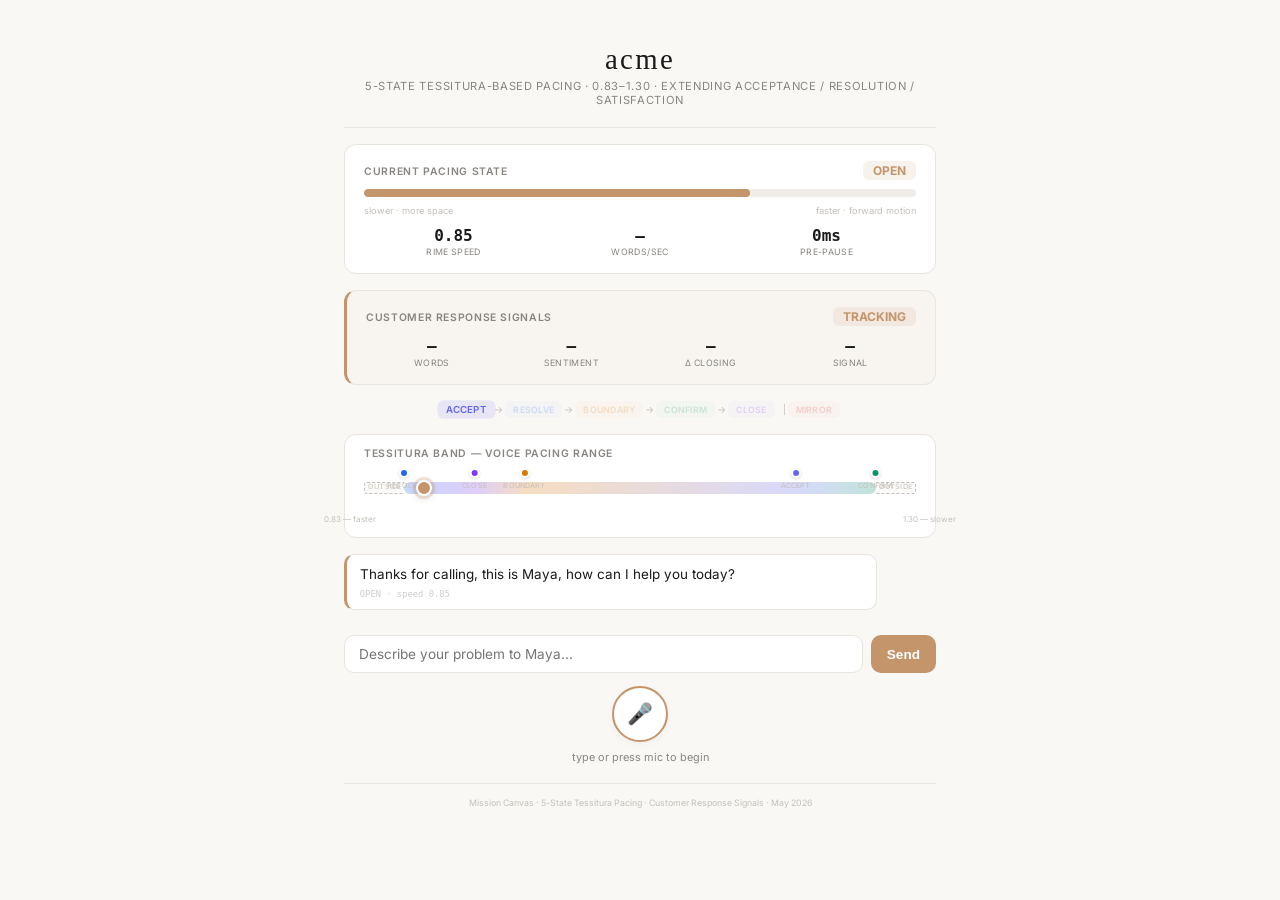
<file: portfolio/voice-demo/bot.html>
<!DOCTYPE html>
<html lang="en">
<head>
  <meta name="robots" content="noindex, nofollow" />
<meta charset="UTF-8">
<meta name="viewport" content="width=device-width, initial-scale=1.0">
<title>ACME — Tessitura-Based Voice Pacing</title>
<style>
  @import url('https://fonts.googleapis.com/css2?family=Inter:wght@400;500;600;700&display=swap');
  :root {
    --cream: #faf8f5; --white: #ffffff; --border: #e8e4de;
    --text: #1a1a1a; --dim: #888580; --faint: #c4c0ba;
    --gold: #c4956a; --gold-light: rgba(196,149,106,0.12);
    --accept: #6366f1; --resolve: #2563eb; --boundary: #d97706;
    --confirm: #059669; --close: #7c3aed;
    --sans: 'Inter', -apple-system, sans-serif;
    --mono: 'SF Mono', 'Menlo', 'Consolas', monospace;
  }
  * { margin: 0; padding: 0; box-sizing: border-box; }
  body { font-family: var(--sans); background: var(--cream); color: var(--text); }

  .container { max-width: 640px; margin: 0 auto; padding: 1.5rem; }

  /* Header — ACME aesthetic */
  .brand { text-align: center; padding: 1.2rem 0; border-bottom: 1px solid var(--border); margin-bottom: 1rem; }
  .brand h1 { font-size: 1.8rem; font-weight: 400; letter-spacing: 0.08em; color: var(--text); font-family: Georgia, serif; }
  .brand .sub { font-size: 0.7rem; color: var(--dim); margin-top: 0.2rem; letter-spacing: 0.06em; text-transform: uppercase; }

  /* Pacing display — the centerpiece */
  .pacing { background: var(--white); border: 1px solid var(--border); border-radius: 12px; padding: 1rem 1.2rem; margin-bottom: 1rem; }
  .pacing-header { display: flex; justify-content: space-between; align-items: baseline; margin-bottom: 0.6rem; }
  .pacing-title { font-size: 0.65rem; text-transform: uppercase; letter-spacing: 0.06em; color: var(--dim); font-weight: 600; }
  .pacing-state { font-size: 0.75rem; font-weight: 700; padding: 2px 10px; border-radius: 6px; transition: all 0.3s; }

  .pacing-bar { height: 8px; background: #f0ede8; border-radius: 4px; position: relative; overflow: hidden; margin-bottom: 0.5rem; }
  .pacing-fill { height: 100%; border-radius: 4px; transition: width 0.5s ease, background 0.5s ease; }
  .pacing-labels { display: flex; justify-content: space-between; font-size: 0.58rem; color: var(--faint); }

  .pacing-metrics { display: grid; grid-template-columns: repeat(3, 1fr); gap: 0.5rem; margin-top: 0.6rem; }
  .pm { text-align: center; }
  .pm-val { font-family: var(--mono); font-size: 1rem; font-weight: 700; }
  .pm-label { font-size: 0.55rem; color: var(--dim); text-transform: uppercase; letter-spacing: 0.04em; margin-top: 0.1rem; }

  /* State flow */
  .flow { display: flex; align-items: center; justify-content: center; gap: 0; margin-bottom: 1rem; }
  .flow-node { font-size: 0.55rem; font-weight: 600; padding: 3px 8px; border-radius: 6px; text-transform: uppercase; letter-spacing: 0.03em; opacity: 0.2; transition: all 0.3s; }
  .flow-node.active { opacity: 1; transform: scale(1.1); }
  .flow-arrow { color: var(--faint); font-size: 0.6rem; margin: 0 2px; }
  .fn-accept { background: rgba(99,102,241,0.12); color: var(--accept); }
  .fn-resolve { background: rgba(37,99,235,0.12); color: var(--resolve); }
  .fn-boundary { background: rgba(217,119,6,0.12); color: var(--boundary); }
  .fn-confirm { background: rgba(5,150,105,0.12); color: var(--confirm); }
  .fn-close { background: rgba(124,58,237,0.12); color: var(--close); }

  /* Tessitura band */
  .tessitura { background: var(--white); border: 1px solid var(--border); border-radius: 12px; padding: 0.8rem 1.2rem; margin-bottom: 1rem; }
  .tessitura-title { font-size: 0.65rem; text-transform: uppercase; letter-spacing: 0.06em; color: var(--dim); font-weight: 600; margin-bottom: 0.5rem; }
  .tessitura-track { position: relative; height: 40px; margin: 0 40px; }
  .tessitura-outside { position: absolute; top: 14px; height: 12px; border-radius: 3px; }
  .tessitura-outside-left { left: -40px; width: 40px; background: repeating-linear-gradient(135deg, transparent, transparent 2px, rgba(196,149,106,0.08) 2px, rgba(196,149,106,0.08) 4px); border: 1px dashed var(--faint); border-right: none; border-radius: 3px 0 0 3px; }
  .tessitura-outside-right { right: -40px; width: 40px; background: repeating-linear-gradient(135deg, transparent, transparent 2px, rgba(196,149,106,0.08) 2px, rgba(196,149,106,0.08) 4px); border: 1px dashed var(--faint); border-left: none; border-radius: 0 3px 3px 0; }
  .tessitura-outside-label { position: absolute; top: -1px; font-size: 0.45rem; color: var(--faint); text-transform: uppercase; letter-spacing: 0.03em; width: 100%; text-align: center; }
  .tessitura-band { position: absolute; top: 14px; left: 0; right: 0; height: 12px; border-radius: 6px; background: linear-gradient(90deg, var(--resolve) 0%, var(--close) 15%, var(--boundary) 26%, var(--accept) 83%, var(--confirm) 100%); opacity: 0.25; }
  .tessitura-markers { position: absolute; top: 0; left: 0; right: 0; height: 100%; }
  .tessitura-marker { position: absolute; display: flex; flex-direction: column; align-items: center; transform: translateX(-50%); transition: all 0.3s ease; }
  .tessitura-dot { width: 10px; height: 10px; border-radius: 50%; border: 2px solid var(--white); box-shadow: 0 1px 3px rgba(0,0,0,0.15); transition: all 0.3s ease; z-index: 1; }
  .tessitura-marker-label { font-size: 0.45rem; color: var(--faint); text-transform: uppercase; letter-spacing: 0.02em; margin-top: 3px; white-space: nowrap; transition: color 0.3s ease; }
  .tessitura-marker.active .tessitura-dot { width: 14px; height: 14px; margin-top: -2px; border: 2px solid var(--white); box-shadow: 0 0 0 3px rgba(196,149,106,0.3), 0 2px 6px rgba(0,0,0,0.2); }
  .tessitura-marker.active .tessitura-marker-label { color: var(--text); font-weight: 600; }
  .tessitura-cursor { position: absolute; top: 12px; width: 16px; height: 16px; border-radius: 50%; background: var(--gold); border: 2px solid var(--white); box-shadow: 0 0 0 3px rgba(196,149,106,0.25), 0 2px 8px rgba(0,0,0,0.15); transform: translateX(-50%); transition: left 0.5s ease, background 0.5s ease; z-index: 2; }
  .tessitura-speed-labels { display: flex; justify-content: space-between; font-size: 0.5rem; color: var(--faint); margin-top: 0.35rem; margin-left: -40px; margin-right: -40px; }

  /* Chat */
  .chat { max-height: 340px; overflow-y: auto; margin-bottom: 1rem; scroll-behavior: smooth; }
  .turn { margin-bottom: 0.6rem; animation: slideIn 0.2s ease; }
  @keyframes slideIn { from { opacity: 0; transform: translateY(4px); } }
  .turn-agent { padding: 0.6rem 0.8rem; background: var(--white); border: 1px solid var(--border); border-radius: 10px; border-left: 3px solid var(--faint); max-width: 90%; }
  .turn-user { padding: 0.6rem 0.8rem; background: var(--gold); color: white; border-radius: 10px; max-width: 80%; margin-left: auto; text-align: right; }
  .turn-text { font-size: 0.84rem; line-height: 1.55; }
  .turn-meta { font-size: 0.55rem; color: var(--faint); margin-top: 0.25rem; font-family: var(--mono); }
  .turn-agent .turn-meta { color: #ccc; }

  /* State-colored left borders */
  .turn-agent[data-state="ACCEPTANCE"] { border-left-color: var(--accept); }
  .turn-agent[data-state="RESOLUTION"] { border-left-color: var(--resolve); }
  .turn-agent[data-state="BOUNDARY"] { border-left-color: var(--boundary); }
  .turn-agent[data-state="CONFIRMATION"] { border-left-color: var(--confirm); }
  .turn-agent[data-state="CLOSE"] { border-left-color: var(--close); }
  .turn-agent[data-state="OPEN"] { border-left-color: var(--gold); }

  /* Mic */
  .mic-area { text-align: center; }
  .mic { width: 56px; height: 56px; border-radius: 50%; border: 2px solid var(--gold); background: var(--white); cursor: pointer; font-size: 1.3rem; transition: all 0.15s; box-shadow: 0 2px 8px rgba(0,0,0,0.04); }
  .mic:hover { background: var(--gold); color: white; }
  .mic.rec { background: #dc2626; border-color: #dc2626; color: white; animation: breathe 1s infinite; }
  .mic.speak { background: var(--accept); border-color: var(--accept); color: white; pointer-events: none; }
  .mic:disabled { opacity: 0.4; pointer-events: none; }
  @keyframes breathe { 0%,100% { box-shadow: 0 0 0 0 rgba(220,38,38,0.3); } 50% { box-shadow: 0 0 0 10px rgba(220,38,38,0); } }

  .hint { font-size: 0.68rem; color: var(--dim); margin-top: 0.5rem; min-height: 1em; }

  .footer { text-align: center; font-size: 0.55rem; color: var(--faint); margin-top: 1.2rem; padding-top: 0.8rem; border-top: 1px solid var(--border); }
  .pm-val.alert { color: #dc2626; font-weight: 700; animation: pulse-alert 1s infinite; }
  .pm-val.good { color: #059669; font-weight: 700; }
  @keyframes pulse-alert { 0%,100% { opacity: 1; } 50% { opacity: 0.6; } }
</style>
</head>
<body>
<div class="container">

<div class="brand">
  <h1>acme</h1>
  <div class="sub">5-state tessitura-based pacing · 0.83–1.30 · extending acceptance / resolution / satisfaction</div>
</div>

<div class="pacing" id="pacing-panel">
  <div class="pacing-header">
    <span class="pacing-title">Current Pacing State</span>
    <span class="pacing-state" id="state-badge" style="background:var(--gold-light);color:var(--gold);">OPEN</span>
  </div>
  <div class="pacing-bar"><div class="pacing-fill" id="speed-bar" style="width:60%;background:var(--gold);"></div></div>
  <div class="pacing-labels"><span>slower · more space</span><span>faster · forward motion</span></div>
  <div class="pacing-metrics">
    <div class="pm"><div class="pm-val" id="pm-speed">0.82</div><div class="pm-label">Rime Speed</div></div>
    <div class="pm"><div class="pm-val" id="pm-wps">—</div><div class="pm-label">Words/Sec</div></div>
    <div class="pm"><div class="pm-val" id="pm-pause">0ms</div><div class="pm-label">Pre-Pause</div></div>
  </div>
</div>

<div class="pacing" id="customer-panel" style="border-left:3px solid var(--gold);background:rgba(196,149,106,0.04);">
  <div class="pacing-header">
    <span class="pacing-title">Customer Response Signals</span>
    <span class="pacing-state" id="arc-badge" style="background:var(--gold-light);color:var(--gold);">TRACKING</span>
  </div>
  <div class="pacing-metrics" id="customer-arc" style="grid-template-columns:repeat(4,1fr);">
    <div class="pm"><div class="pm-val">—</div><div class="pm-label">Words</div></div>
    <div class="pm"><div class="pm-val">—</div><div class="pm-label">Sentiment</div></div>
    <div class="pm"><div class="pm-val">—</div><div class="pm-label">Δ Closing</div></div>
    <div class="pm"><div class="pm-val">—</div><div class="pm-label">Signal</div></div>
  </div>
</div>

<div class="flow">
  <span class="flow-node fn-accept active" id="fn-accept">Accept</span>
  <span class="flow-arrow">→</span>
  <span class="flow-node fn-resolve" id="fn-resolve">Resolve</span>
  <span class="flow-arrow">→</span>
  <span class="flow-node fn-boundary" id="fn-boundary">Boundary</span>
  <span class="flow-arrow">→</span>
  <span class="flow-node fn-confirm" id="fn-confirm">Confirm</span>
  <span class="flow-arrow">→</span>
  <span class="flow-node fn-close" id="fn-close">Close</span>
  <span class="flow-arrow" style="margin-left:0.5rem;">|</span>
  <span class="flow-node" id="fn-mirror" style="background:rgba(220,38,38,0.1);color:#dc2626;">Mirror</span>
</div>

<div class="tessitura" id="tessitura-panel">
  <div class="tessitura-title">Tessitura Band — Voice Pacing Range</div>
  <div class="tessitura-track">
    <div class="tessitura-outside tessitura-outside-left"><span class="tessitura-outside-label">outside</span></div>
    <div class="tessitura-outside tessitura-outside-right"><span class="tessitura-outside-label">outside</span></div>
    <div class="tessitura-band"></div>
    <div class="tessitura-markers">
      <div class="tessitura-marker" id="ts-resolution" style="left:0%"><div class="tessitura-dot" style="background:var(--resolve);"></div><div class="tessitura-marker-label">Resolve</div></div>
      <div class="tessitura-marker" id="ts-close" style="left:14.9%"><div class="tessitura-dot" style="background:var(--close);"></div><div class="tessitura-marker-label">Close</div></div>
      <div class="tessitura-marker" id="ts-boundary" style="left:25.5%"><div class="tessitura-dot" style="background:var(--boundary);"></div><div class="tessitura-marker-label">Boundary</div></div>
      <div class="tessitura-marker" id="ts-acceptance" style="left:83%"><div class="tessitura-dot" style="background:var(--accept);"></div><div class="tessitura-marker-label">Accept</div></div>
      <div class="tessitura-marker" id="ts-confirmation" style="left:100%"><div class="tessitura-dot" style="background:var(--confirm);"></div><div class="tessitura-marker-label">Confirm</div></div>
    </div>
    <div class="tessitura-cursor" id="tessitura-cursor"></div>
  </div>
  <div class="tessitura-speed-labels"><span>0.83 — faster</span><span>1.30 — slower</span></div>
</div>

<div class="chat" id="chat"></div>

<form id="textForm" autocomplete="off" style="display:flex;gap:8px;margin-bottom:0.8rem;">
  <input id="textInput" type="text" placeholder="Describe your problem to Maya..."
    style="flex:1;font-family:var(--sans);font-size:0.85rem;padding:10px 14px;border-radius:10px;border:1px solid var(--border);background:var(--white);color:var(--text);outline:none;" autocomplete="off" />
  <button type="submit" style="font-size:0.85rem;padding:10px 16px;border-radius:10px;border:none;background:var(--gold);color:white;font-weight:600;cursor:pointer;white-space:nowrap;">Send</button>
</form>

<div class="mic-area">
  <button class="mic" id="mic">🎤</button>
  <div class="hint" id="hint">type or press mic to begin</div>
</div>

<div class="footer">
  Mission Canvas · 5-State Tessitura Pacing · Customer Response Signals · May 2026
</div>

</div>

<script>
// Auto-detect: local dev uses localhost, deployed uses VPS
const HUB = window.location.hostname === 'localhost' || window.location.hostname === '127.0.0.1'
  ? 'http://localhost:7890'
  : 'https://srv1390882.hstgr.cloud';

// ── Pacing configuration — Kiro critique #2 calibration ──
// Rime cove/mist: higher speedAlpha = SLOWER speech
const STATES = {
  OPEN:         { speed: 0.85, pause: 0,   bar: 70, color: 'var(--gold)',    bg: 'var(--gold-light)' },
  ACCEPTANCE:   { speed: 1.22, pause: 400, bar: 20, color: 'var(--accept)',  bg: 'rgba(99,102,241,0.12)' },
  RESOLUTION:   { speed: 0.83, pause: 0,   bar: 85, color: 'var(--resolve)', bg: 'rgba(37,99,235,0.12)' },
  BOUNDARY:     { speed: 0.95, pause: 200, bar: 55, color: 'var(--boundary)',bg: 'rgba(217,119,6,0.12)' },
  CONFIRMATION: { speed: 1.30, pause: 200, bar: 10, color: 'var(--confirm)', bg: 'rgba(5,150,105,0.12)' },
  CLOSE:        { speed: 0.90, pause: 0,   bar: 60, color: 'var(--close)',   bg: 'rgba(124,58,237,0.12)' },
  MIRROR_SYNC:  { speed: 1.22, pause: 600, bar: 15, color: '#dc2626',      bg: 'rgba(220,38,38,0.08)' },
};

const VALID_STATES = new Set(Object.keys(STATES));
const MAX_HISTORY = 20;

// ── Customer Arc Tracking ──
const customerTurns = []; // { text, wordCount, wps, timestamp, sentiment }
let convergenceAlert = false;

function analyzeCustomerTurn(text) {
  const wordCount = text.split(/\s+/).length;

  // Keyword sentiment — multi-word phrases reduce false positives
  const pos = ['thank you', 'that would be amazing', 'yes please', 'perfect', 'amazing', 'appreciate', 'saved', 'wonderful', 'so glad', 'that helps', 'great news'];
  const neg = ['you\'re not listening', 'that\'s not what I asked', 'I already told you', 'speak to someone', 'speak to a manager', 'frustrated', 'this is ridiculous', 'don\'t understand', 'no that\'s not', 'not helpful'];
  let sentiment = 0;
  const lower = text.toLowerCase();
  pos.forEach(w => { if (lower.includes(w)) sentiment += 1; });
  neg.forEach(w => { if (lower.includes(w)) sentiment -= 1; });

  const turn = { text, wordCount, sentiment, timestamp: Date.now() };
  customerTurns.push(turn);

  // Convergence check: customer repeating with more words + sentiment not improving
  // Only fires after turn 3 (turns 1-2 are normal problem explanation)
  convergenceAlert = false;
  if (customerTurns.length >= 2) {
    const prev = customerTurns[customerTurns.length - 2];
    if (turn.wordCount > prev.wordCount * 1.3 && turn.sentiment <= prev.sentiment && turn.sentiment <= 0 && customerTurns.length > 3) {
      convergenceAlert = true;
    }
  }

  updateCustomerArc();
  return turn;
}

function updateCustomerArc() {
  if (customerTurns.length === 0) return;
  const first = customerTurns[0];
  const last = customerTurns[customerTurns.length - 1];

  // Word count with trend
  const wordTrend = customerTurns.length >= 2 ?
    (last.wordCount > customerTurns[customerTurns.length - 2].wordCount ? '↑' : '↓') : '';
  const wordDisplay = `${last.wordCount}w ${wordTrend}`;

  // Sentiment label from current turn
  const sentLabel = last.sentiment > 0 ? 'positive' : last.sentiment < 0 ? 'distressed' : 'neutral';

  // Closing sentiment delta — the headline metric
  // First customer turn sentiment vs current: did the customer's mood change?
  const delta = last.sentiment - first.sentiment;
  let deltaDisplay = '—';
  let deltaClass = '';
  if (customerTurns.length >= 2) {
    if (delta > 0) { deltaDisplay = `↑ +${delta}`; deltaClass = 'good'; }
    else if (delta < 0) { deltaDisplay = `↓ ${delta}`; deltaClass = 'alert'; }
    else { deltaDisplay = '→ 0'; }
  }

  // Signal — the convergence trigger
  let signal = 'tracking';
  if (convergenceAlert) signal = '⚠ converge';

  // Update arc badge
  const badge = document.getElementById('arc-badge');
  if (badge) {
    if (convergenceAlert) {
      badge.textContent = '⚠ CONVERGE';
      badge.style.background = 'rgba(220,38,38,0.12)';
      badge.style.color = '#dc2626';
    } else if (delta > 0 && customerTurns.length >= 2) {
      badge.textContent = '↑ RELIEF';
      badge.style.background = 'rgba(5,150,105,0.12)';
      badge.style.color = '#059669';
    } else {
      badge.textContent = 'TRACKING';
      badge.style.background = 'var(--gold-light)';
      badge.style.color = 'var(--gold)';
    }
  }

  // Update display
  const el = document.getElementById('customer-arc');
  if (el) {
    el.innerHTML = `
      <div class="pm"><div class="pm-val">${wordDisplay}</div><div class="pm-label">Words</div></div>
      <div class="pm"><div class="pm-val">${sentLabel}</div><div class="pm-label">Sentiment</div></div>
      <div class="pm"><div class="pm-val ${deltaClass}">${deltaDisplay}</div><div class="pm-label">Δ Closing</div></div>
      <div class="pm"><div class="pm-val ${convergenceAlert ? 'alert' : ''}">${signal}</div><div class="pm-label">Signal</div></div>
    `;
  }
}

function getConvergenceContext() {
  if (!convergenceAlert) return '';
  return '\n\n[SYSTEM NOTE: The customer just repeated their concern with more detail than before, and their sentiment has not improved. This means your last response did not fully land. Before continuing to resolution, pause and ask what would best help them. Use a mirror-sync: acknowledge what you heard, then ask if there is something else going on or a different solution that would better fit their needs. Do NOT jump to options. Stay in ACCEPTANCE until they signal they feel heard.]';
}

const SYSTEM = `You are Maya, a voice support agent for ACME — a curated marketplace for 20,000+ independent artists selling personalized gifts, cards, and art prints for life's meaningful moments.

YOUR DESIGN PRINCIPLE: You change pacing and emotional register based on conversation state, not sentence length. This extends Sierra's Acceptance/Resolution/Satisfaction framework with two additional states: Boundary (honest constraint-setting) and Confirmation (detail precision).

TAG EVERY RESPONSE with exactly one state on its own line. Choose the state that matches the EMOTIONAL function of your response, not the topic:
[ACCEPTANCE] — customer is upset, worried, or emotionally charged. Acknowledge what matters to them BEFORE offering solutions. Slow down. Name the moment: "A Mother's Day gift — I understand why this is urgent."
[RESOLUTION] — you are offering options or explaining a rescue plan. Forward-moving, confident. One option per sentence. Use "First, I can..." and "Second, I will..." with commas, not dashes (dashes create unnaturally long pauses in TTS). Confirm before acting.
[BOUNDARY] — you must explain what cannot be guaranteed or what depends on someone else. Be firm, exact, honest. Not cold. "I do want to be clear about one thing." When presenting the safest option, briefly explain WHY it is safest (one clause) — connect the recommendation to the constraint you just named.
[CONFIRMATION] — you are reading back dates, order details, shipping info, or next steps. Slowest pace. Name each detail explicitly: "The delivery date is Friday, May ninth." Not "It should arrive by then." Break date sequences into separate short sentences. Never let a sentence exceed 15 words — TTS accelerates at the end of long sentences. Split into shorter sentences so each starts fresh at the target speed.
[CLOSE] — issue is resolved. Match opening warmth. One attentiveness cue (email to watch, seller reply timeline). No fake cheer. No "anything else I can help with?"
[MIRROR_SYNC] — you sense the customer does not feel fully heard. Reflect EXACTLY what the customer said, not a generalization. Then ask one specific question about their stated concern — not a generic "is there something else." Exit MIRROR_SYNC the moment the customer uses ANY forward language: "sounds good", "okay", "I think", "let's do it", "I understand", "got it", "it sounds like". Transition immediately to RESOLUTION or CONFIRMATION. Max 2 turns in MIRROR_SYNC then force-exit to RESOLUTION.

HARD LIMITS — if you exceed these, you are failing at voice design:
- ACCEPTANCE: max 2 sentences, max 25 words
- RESOLUTION: max 3 sentences, max 40 words
- BOUNDARY: max 2 sentences, max 35 words
- CONFIRMATION: max 3 sentences, max 45 words
- CLOSE: max 1-2 sentences, max 20 words
- MIRROR_SYNC: max 2 sentences, max 25 words
Count your words. This is voice. Shorter is always better.

STATE PROGRESSION: You MUST progress through states. Typical flow: ACCEPTANCE > RESOLUTION > BOUNDARY (only if a constraint exists) > CONFIRMATION > CLOSE. Never stay in the same state more than 2 consecutive turns. After 2 turns in any state, advance to the next.

NEVER repeat a phrase you already used in this conversation. If you catch yourself starting the same sentence, stop and say something different. Vary your language every turn.

PHRASING FOR VOICE: Use dashes to connect related thoughts — but place rising-content AFTER the dash, not before. Periods before new thoughts, not dashes. Bad: "her name on it — and you're worried." Good: "The frame has her name on it. You're worried it won't arrive." Dashes before emotional content trigger uptalk on the preceding clause. Avoid ending statements on words like "matters" or "special" — end on concrete nouns or action words instead.

PERSONA — brand promise is "Honor the Craft":
- Warm but composed. You care without performing care.
- Premium, not bubbly. A gallery, not a discount retailer.
- Artist-centric. When relevant, reference that designs come from independent artists.
- Steady under stress. When the customer is upset, you slow down — you never speed up to get through it.

SCENARIO: Customer ordered a personalized Marketplace gift for a meaningful event. They may have confused estimated vs confirmed delivery, or ACME-shipped vs artist-shipped. You can offer: (1) new order with free express shipping from warehouse, (2) cancellation request to the original artist with return-to-sender if already shipped (depends on seller).

Keep responses SHORT. This is voice, not text. Sound like a person, not a script.`;

// ── State ──
let history = [];
let turns = 0;
let speaking = false;
let greeted = false;

// ── Elements ──
const chatEl = document.getElementById('chat');
const micEl = document.getElementById('mic');
const hintEl = document.getElementById('hint');

// ── Text input ──
const textForm = document.getElementById('textForm');
const textInput = document.getElementById('textInput');
textForm.addEventListener('submit', function(e) {
  e.preventDefault();
  var msg = textInput.value.trim();
  if (!msg || speaking) return;
  textInput.value = '';
  if (!greeted) {
    greeted = true;
    speak('OPEN', "Thanks for calling, this is Maya, how can I help you today?", true).then(function() {
      handleUserSpeech(msg);
    });
    return;
  }
  handleUserSpeech(msg);
});

// ── Safari/Chrome audio unlock ──
var ttsAudio = new Audio();
document.addEventListener('click', function unlock() {
  ttsAudio.play().catch(function(){});
  ttsAudio.pause();
  ttsAudio.currentTime = 0;
  document.removeEventListener('click', unlock);
}, { once: true });

// ── Speech Recognition (click-to-toggle, like OKA) ──
let recog = null;
let isListening = false;
let collectedText = '';
const SR = window.SpeechRecognition || window.webkitSpeechRecognition;
if (SR) {
  recog = new SR();
  recog.continuous = false;
  recog.interimResults = true;
  recog.lang = 'en-US';

  recog.onstart = () => {
    isListening = true;
    micEl.classList.add('rec');
    setHint('listening... tap mic or spacebar when done');
    collectedText = '';
  };

  recog.onresult = e => {
    let interim = '';
    for (let i = e.resultIndex; i < e.results.length; i++) {
      const chunk = e.results[i][0].transcript;
      if (e.results[i].isFinal) collectedText += chunk + ' ';
      else interim += chunk;
    }
    setHint((collectedText + interim).trim() || 'listening...');
  };

  recog.onerror = e => {
    isListening = false;
    micEl.classList.remove('rec');
    if (e.error !== 'no-speech') setHint('mic error: ' + e.error);
    else setHint('no speech detected — try again');
  };

  recog.onend = () => {
    isListening = false;
    micEl.classList.remove('rec');
    const message = collectedText.trim();
    collectedText = '';
    if (message) handleUserSpeech(message);
    else setHint('type or press mic to respond');
  };
}

// ── Init ──
window.addEventListener('load', () => {
  const openText = "Thanks for calling, this is Maya, how can I help you today?";
  addTurn('agent', openText, 'OPEN');
  history.push({ role: 'assistant', content: openText });
  updatePacing('OPEN');
  greeted = false;
  setHint('type or press mic to begin');
});

// ── Mic (click to toggle) ──
micEl.addEventListener('click', async () => {
  if (speaking) return;
  if (!greeted) {
    greeted = true;
    await speak('OPEN', "Thanks for calling, this is Maya, how can I help you today?", true);
    setHint('type or press mic to describe your problem');
    return;
  }
  if (!recog) { setHint('mic not available — use the text box'); return; }
  if (isListening) { recog.stop(); }
  else { try { recog.start(); } catch(e) { setHint('tap mic again in a second'); } }
});

document.addEventListener('keydown', e => {
  if ((e.key === ' ' || e.key === 'Enter') && e.target === document.body && !e.repeat) {
    e.preventDefault();
    micEl.click();
  }
});

// ── Conversation ──
let micStartTime = 0;

async function handleUserSpeech(text) {
  // Analyze customer turn for response signal tracking
  const custTurn = analyzeCustomerTurn(text);
  addTurn('user', text, null, `${custTurn.wordCount}w · sentiment: ${custTurn.sentiment >= 0 ? '+' : ''}${custTurn.sentiment}`);

  history.push({ role: 'user', content: text });
  if (history.length > MAX_HISTORY) history = history.slice(-MAX_HISTORY);

  // If convergence not reached, inject mirror-sync context
  const convergenceCtx = getConvergenceContext();
  const systemWithContext = SYSTEM + convergenceCtx;

  setHint(convergenceAlert ? '⚠ convergence check — Maya is recalibrating...' : 'Maya is thinking...');
  micEl.classList.add('speak');

  try {
    const res = await fetch(HUB + '/api/chat', {
      method: 'POST',
      headers: { 'Content-Type': 'application/json' },
      body: JSON.stringify({ agent: 'claude', message: text, system: systemWithContext, history: history.slice(-12) })
    });

    let reply = '';
    if (res.ok) {
      const data = await res.json();
      reply = data.response || data.text || data.content || '';
    }

    if (!reply) {
      reply = '[RESOLUTION] I apologize — I had a brief connection issue. Could you repeat that?';
    }

    // Parse state tag — can appear at start, end, or inline
    reply = reply.trim();
    let state = 'RESOLUTION';
    let clean = reply;
    // Find ALL state tags in the response, use the first valid one
    const tagPattern = /\[([A-Z_]+)\]/g;
    let tagMatch;
    while ((tagMatch = tagPattern.exec(reply)) !== null) {
      if (VALID_STATES.has(tagMatch[1])) {
        state = tagMatch[1];
        break;
      }
    }
    // Strip ALL state tags from the spoken text
    clean = reply.replace(/\[([A-Z_]+)\]/g, (m, s) => VALID_STATES.has(s) ? '' : m).trim();

    history.push({ role: 'assistant', content: clean });
    await speak(state, clean);

  } catch (err) {
    console.error(err);
    setHint('connection error — check hub server');
  }

  micEl.classList.remove('speak');
}

// ── TTS with state-aware pacing ──
async function speak(state, text, skipTurn) {
  speaking = true;
  const cfg = STATES[state] || STATES.RESOLUTION;
  turns++;

  updatePacing(state);
  if (!skipTurn) addTurn('agent', text, state);

  // Pre-pause — the silence where the caller feels heard
  if (cfg.pause > 0) {
    document.getElementById('pm-pause').textContent = cfg.pause + 'ms';
    setHint(`(${cfg.pause}ms pause)...`);
    await delay(cfg.pause);
  } else {
    document.getElementById('pm-pause').textContent = '0ms';
  }

  setHint(`speaking · ${state.toLowerCase()} · speed ${cfg.speed}`);

  // Split response into segments for sentence-level pacing control
  // Em-dashes and periods create natural phrase boundaries
  const segments = text.split(/(?<=[.!?])\s+|(?:\s*—\s*)/).filter(s => s.trim());
  let totalWords = 0;
  let totalDuration = 0;

  try {
    for (let i = 0; i < segments.length; i++) {
      const seg = segments[i].trim();
      if (!seg) continue;

      const ttsRes = await fetch(HUB + '/api/tts', {
        method: 'POST',
        headers: { 'Content-Type': 'application/json' },
        body: JSON.stringify({ text: seg, speaker: 'cove', speed: cfg.speed, model: 'mist' })
      });

      if (ttsRes.ok) {
        const blob = await ttsRes.blob();
        const url = URL.createObjectURL(blob);
        ttsAudio.src = url;

        await new Promise((resolve) => {
          ttsAudio.onloadedmetadata = () => {
            totalWords += seg.split(/\s+/).length;
            totalDuration += ttsAudio.duration;
          };
          ttsAudio.onended = () => { URL.revokeObjectURL(url); resolve(); };
          ttsAudio.play().catch(resolve);
        });

        // Brief pause between segments — natural phrase boundary
        if (i < segments.length - 1) await delay(200);
      }
    }

    // Update WPS with total measurement
    if (totalDuration > 0) {
      const wps = (totalWords / totalDuration).toFixed(1);
      document.getElementById('pm-wps').textContent = wps;
      const lastMeta = chatEl.querySelector('.turn:last-child .turn-meta');
      if (lastMeta) lastMeta.textContent += ` · measured ${wps} WPS`;
    }
  } catch (err) {
    console.error('TTS error:', err);
  }

  speaking = false;
  setHint('type or press mic to respond');
}

// ── Tessitura Band ──
const TESSITURA_MAP = {
  RESOLUTION: 'ts-resolution', CLOSE: 'ts-close', BOUNDARY: 'ts-boundary',
  ACCEPTANCE: 'ts-acceptance', CONFIRMATION: 'ts-confirmation'
};
const TESSITURA_MIN = 0.83, TESSITURA_MAX = 1.30, TESSITURA_RANGE = TESSITURA_MAX - TESSITURA_MIN;

function updateTessituraBand(state) {
  const cfg = STATES[state] || STATES.RESOLUTION;
  const pct = ((cfg.speed - TESSITURA_MIN) / TESSITURA_RANGE) * 100;
  const clamped = Math.max(0, Math.min(100, pct));

  // Move cursor
  const cursor = document.getElementById('tessitura-cursor');
  if (cursor) {
    cursor.style.left = clamped + '%';
    cursor.style.background = cfg.color;
  }

  // Activate matching marker, deactivate others
  document.querySelectorAll('.tessitura-marker').forEach(m => m.classList.remove('active'));
  const markerId = TESSITURA_MAP[state];
  if (markerId) {
    const marker = document.getElementById(markerId);
    if (marker) marker.classList.add('active');
  }
}

// ── UI Updates ──
function updatePacing(state) {
  const cfg = STATES[state] || STATES.RESOLUTION;
  const badge = document.getElementById('state-badge');
  badge.textContent = state;
  badge.style.background = cfg.bg;
  badge.style.color = cfg.color;

  const bar = document.getElementById('speed-bar');
  bar.style.width = cfg.bar + '%';
  bar.style.background = cfg.color;

  document.getElementById('pm-speed').textContent = cfg.speed.toFixed(2);

  // Flow nodes
  document.querySelectorAll('.flow-node').forEach(n => n.classList.remove('active'));
  const map = { OPEN: 'fn-accept', ACCEPTANCE: 'fn-accept', RESOLUTION: 'fn-resolve',
    BOUNDARY: 'fn-boundary', CONFIRMATION: 'fn-confirm', CLOSE: 'fn-close', MIRROR_SYNC: 'fn-mirror' };
  const node = document.getElementById(map[state]);
  if (node) node.classList.add('active');

  updateTessituraBand(state);
}

function addTurn(role, text, state, customerMeta) {
  const div = document.createElement('div');
  div.className = 'turn';
  const inner = document.createElement('div');
  inner.className = role === 'agent' ? 'turn-agent' : 'turn-user';
  if (state) inner.dataset.state = state;

  const textEl = document.createElement('div');
  textEl.className = 'turn-text';
  textEl.textContent = text;
  inner.appendChild(textEl);

  const meta = document.createElement('div');
  meta.className = 'turn-meta';

  if (role === 'agent' && state) {
    const cfg = STATES[state] || {};
    meta.textContent = `${state} · speed ${(cfg.speed||0).toFixed(2)}${cfg.pause ? ` · ${cfg.pause}ms pre-pause` : ''}`;
  } else if (role === 'user' && customerMeta) {
    meta.textContent = customerMeta;
  }

  inner.appendChild(meta);
  div.appendChild(inner);
  chatEl.appendChild(div);
  chatEl.scrollTop = chatEl.scrollHeight;
}

function setHint(msg) { hintEl.textContent = msg; }
function delay(ms) { return new Promise(r => setTimeout(r, ms)); }
</script>
</body>
</html>
</file>
